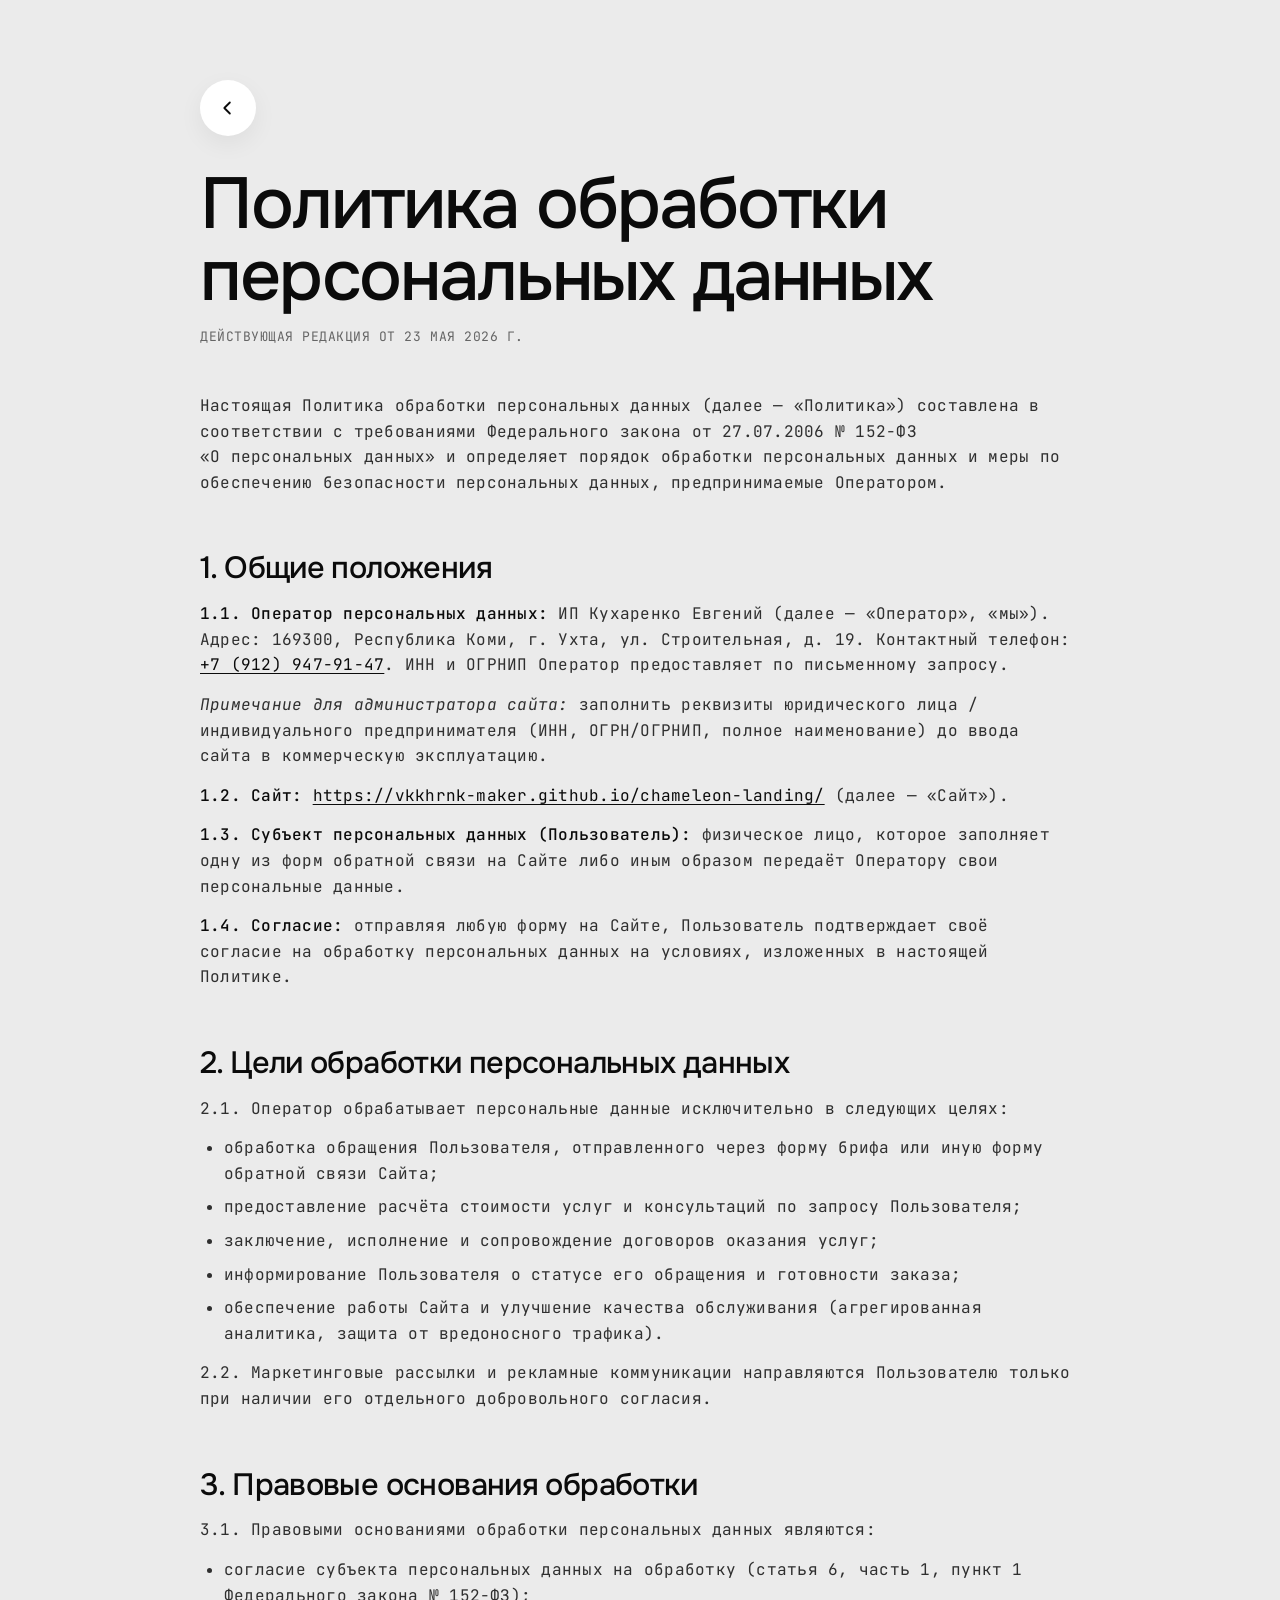
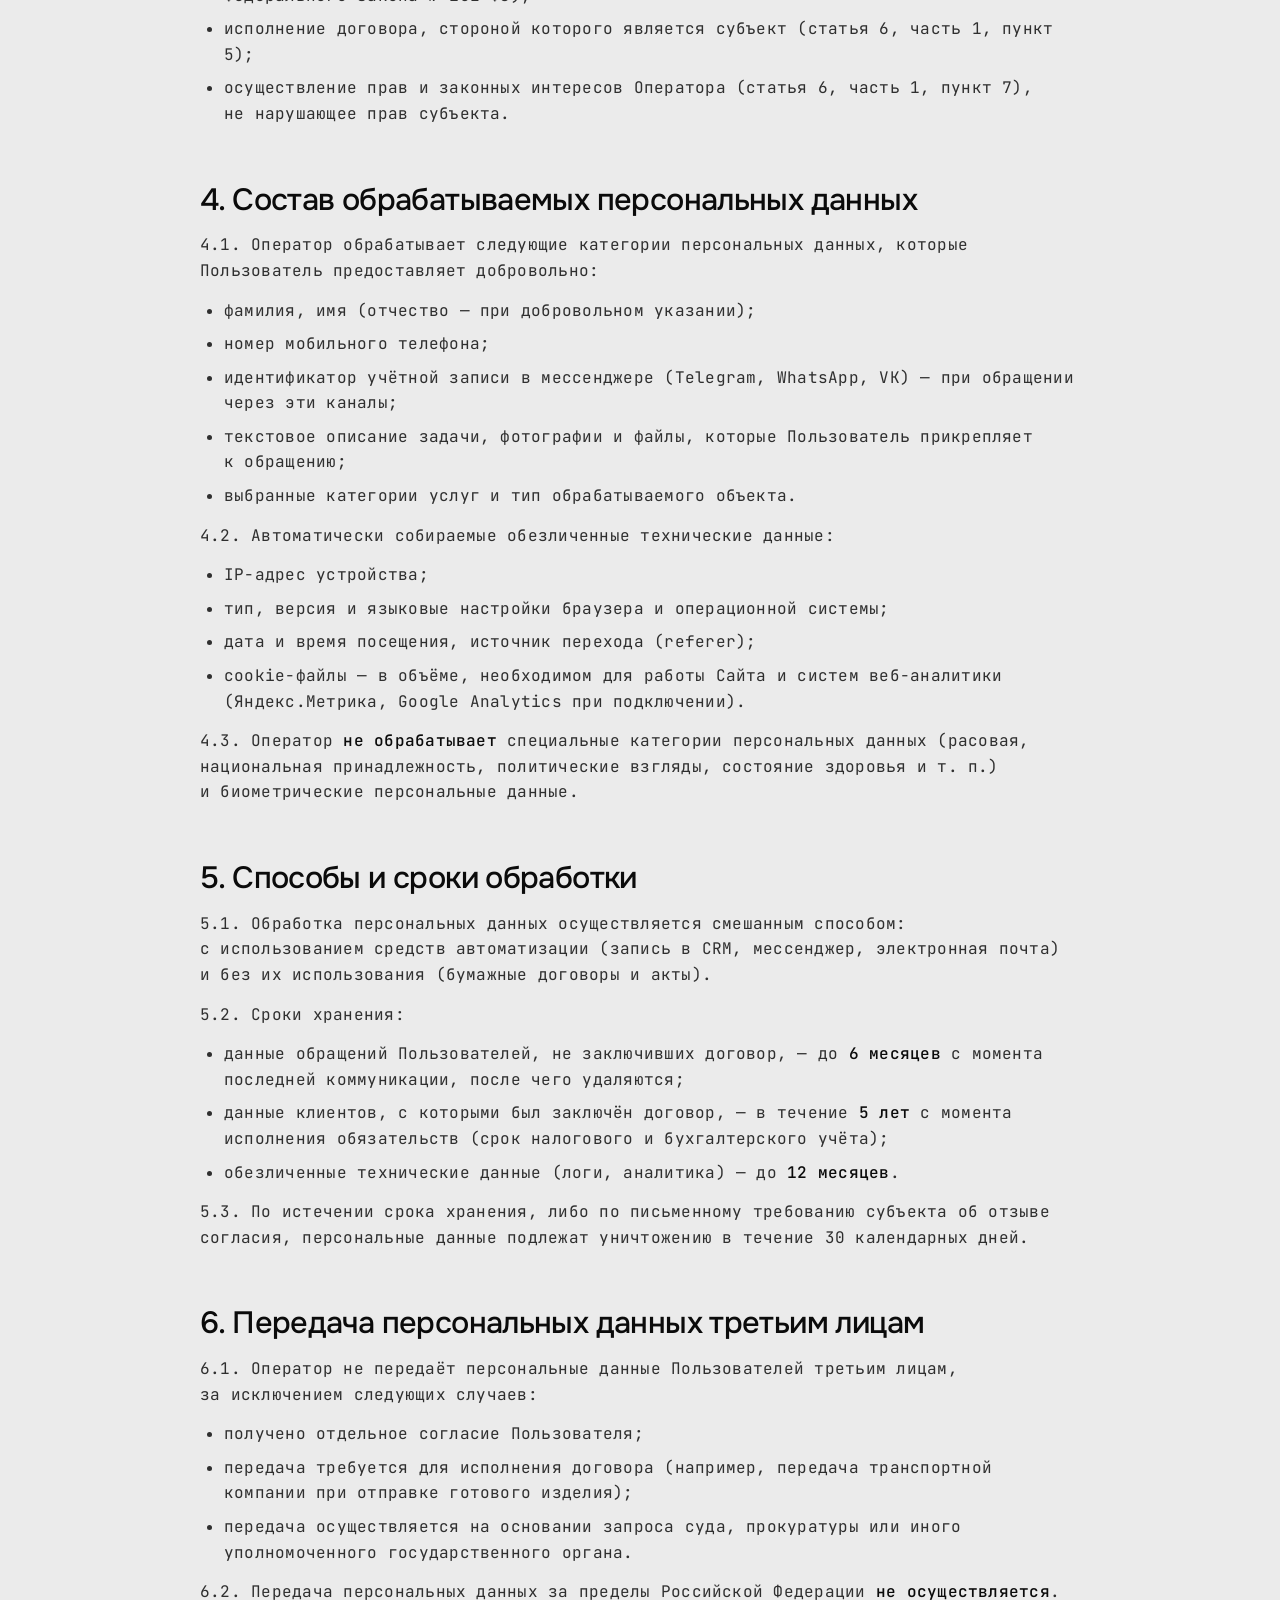
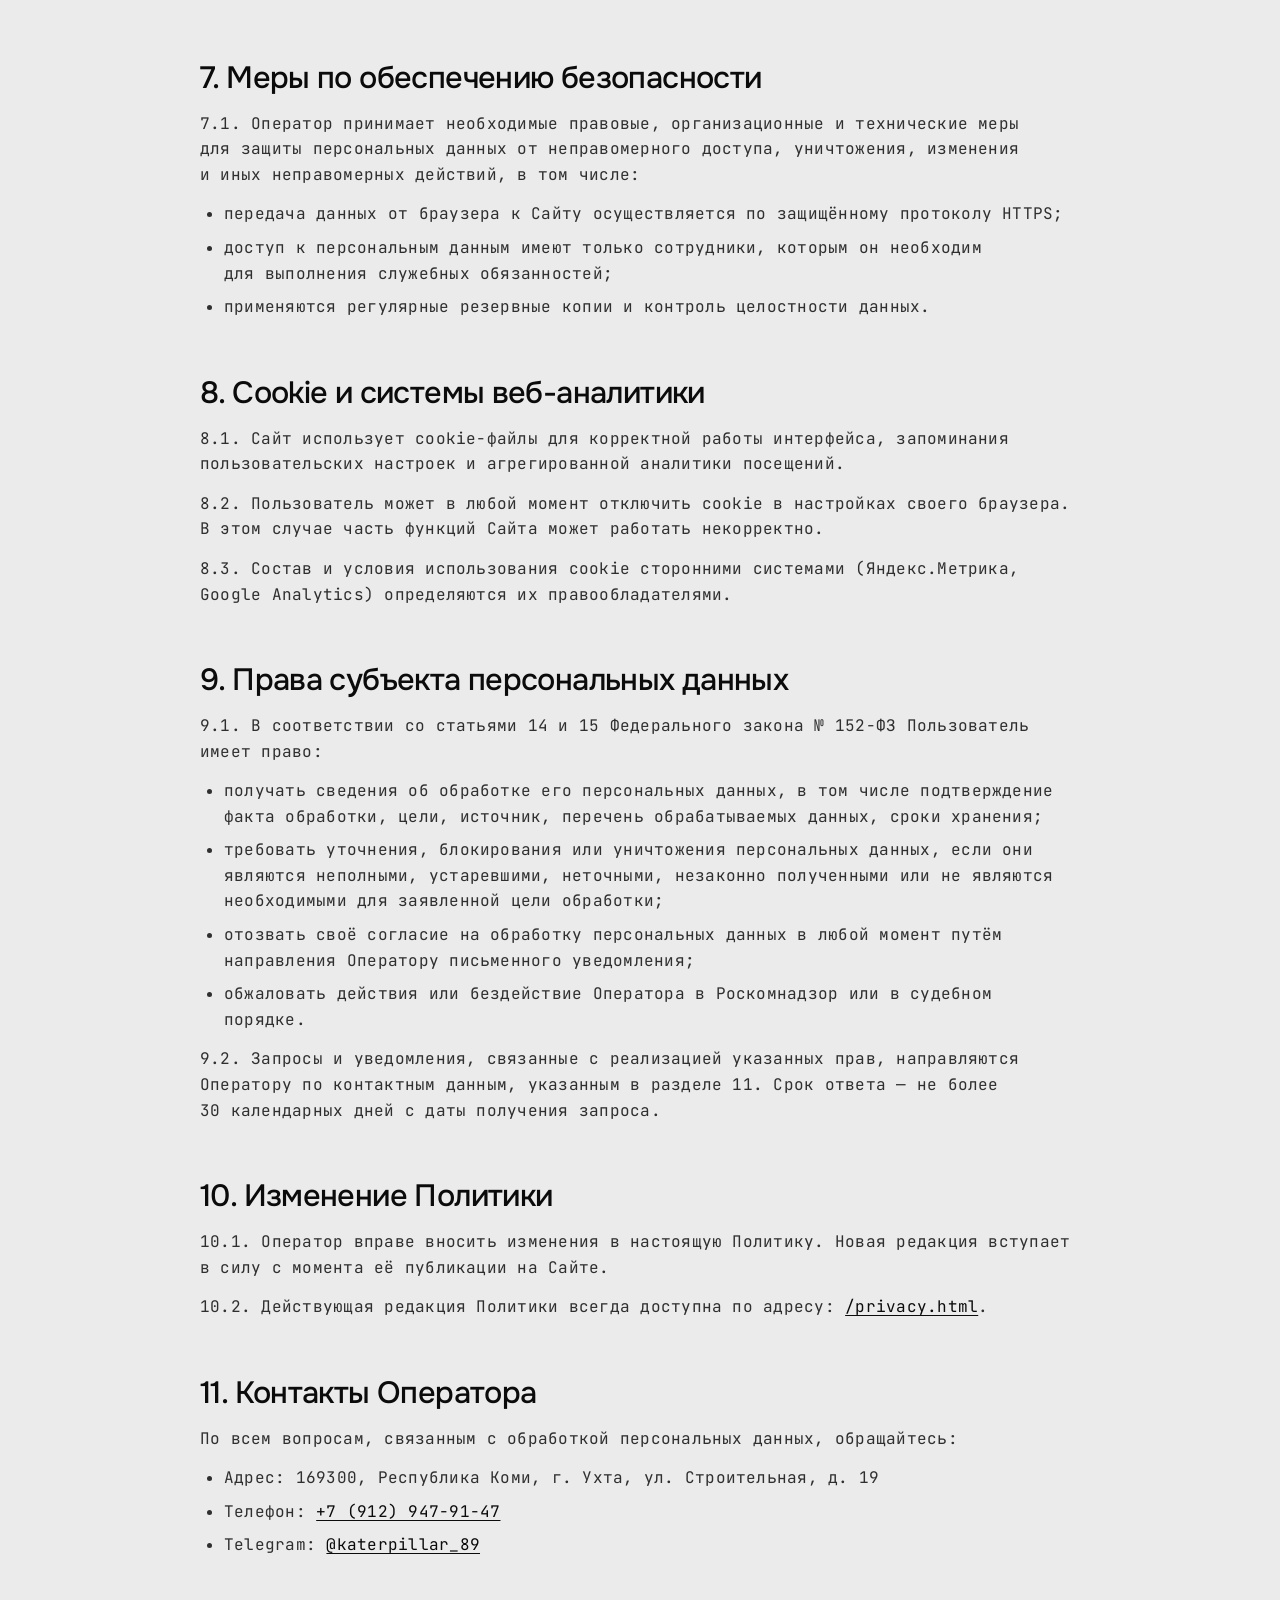
<file: privacy.html>
<!DOCTYPE html>
<html lang="ru">
  <head>
    <meta charset="UTF-8" />
    <meta name="viewport" content="width=device-width, initial-scale=1.0" />
    <title>Политика конфиденциальности — Хамелеон</title>
    <link rel="preconnect" href="https://fonts.googleapis.com" />
    <link rel="preconnect" href="https://fonts.gstatic.com" crossorigin />
    <link
      href="https://fonts.googleapis.com/css2?family=Onest:wght@500&family=JetBrains+Mono:wght@400;500&display=swap&subset=cyrillic,latin"
      rel="stylesheet"
    />
    <link rel="stylesheet" href="./styles.css?v=20260509-iter11" />
    <style>
      .policy-page {
        min-height: 100vh;
        background: var(--page-bg);
        padding: 80px var(--page-gutter) 120px;
      }

      .policy-back {
        display: inline-flex;
        align-items: center;
        justify-content: center;
        width: 56px;
        height: 56px;
        margin-bottom: 32px;
        background: #ffffff;
        border-radius: 999px;
        color: #0b0b0b;
        text-decoration: none;
        box-shadow: 0 8px 24px rgba(11, 11, 11, 0.06);
        transition:
          transform 160ms ease,
          box-shadow 160ms ease,
          background-color 160ms ease;
      }

      .policy-back:hover,
      .policy-back:focus-visible {
        background: #0b0b0b;
        color: #ffffff;
        transform: translateX(-4px);
        box-shadow: 0 12px 32px rgba(11, 11, 11, 0.18);
        outline: none;
      }

      .policy-back svg {
        width: 22px;
        height: 22px;
      }

      .policy-container {
        max-width: 880px;
        margin: 0 auto;
      }

      .policy-title {
        margin: 0 0 16px;
        font-family: "Onest", Arial, sans-serif;
        font-size: clamp(40px, 6vw, 72px);
        font-weight: 500;
        line-height: 1;
        letter-spacing: -0.03em;
      }

      .policy-meta {
        margin: 0 0 48px;
        font-family: "JetBrains Mono", "Roboto Mono", monospace;
        font-size: 13px;
        text-transform: uppercase;
        letter-spacing: 0.04em;
        color: rgba(11, 11, 11, 0.6);
      }

      .policy-content {
        font-family: "JetBrains Mono", "Roboto Mono", monospace;
        font-size: 16px;
        line-height: 1.6;
        letter-spacing: 0.015em;
        color: rgba(11, 11, 11, 0.84);
        overflow-wrap: anywhere;
        word-break: break-word;
      }

      /* Readable links — dark text with a visible underline.
         Brand green at light-bg looked washed-out / unclickable. */
      .policy-content a {
        color: #0b0b0b;
        text-decoration: underline;
        text-decoration-thickness: 1px;
        text-underline-offset: 3px;
        transition: text-decoration-thickness 160ms ease, text-underline-offset 160ms ease, color 160ms ease;
      }

      .policy-content a:hover,
      .policy-content a:focus-visible {
        color: #0b0b0b;
        text-decoration-thickness: 2px;
        text-underline-offset: 5px;
      }

      @media (max-width: 720px) {
        .policy-page {
          padding: 32px var(--page-gutter) 64px;
        }

        .policy-back {
          width: 48px;
          height: 48px;
          margin-bottom: 24px;
        }

        .policy-title {
          font-size: 36px;
        }

        .policy-meta {
          margin-bottom: 32px;
        }

        .policy-content {
          font-size: 14px;
          line-height: 1.55;
        }

        .policy-content h2 {
          margin: 32px 0 12px;
          font-size: 20px;
        }
      }

      .policy-content h2 {
        margin: 56px 0 16px;
        font-family: "Onest", Arial, sans-serif;
        font-size: clamp(24px, 2.4vw, 32px);
        font-weight: 500;
        line-height: 1.1;
        letter-spacing: -0.02em;
        color: #0b0b0b;
      }

      .policy-content h2:first-child {
        margin-top: 0;
      }

      .policy-content p {
        margin: 0 0 14px;
      }

      .policy-content ul,
      .policy-content ol {
        margin: 0 0 14px;
        padding-left: 24px;
      }

      .policy-content li {
        margin-bottom: 8px;
      }

      .policy-content strong {
        color: #0b0b0b;
        font-weight: 500;
      }
    </style>
  </head>
  <body>
    <main class="policy-page">
      <div class="policy-container">
        <a class="policy-back" href="./index.html" aria-label="На главную">
          <svg viewBox="0 0 24 24" fill="none" xmlns="http://www.w3.org/2000/svg" aria-hidden="true">
            <path d="M14 6l-6 6 6 6" stroke="currentColor" stroke-width="2" stroke-linecap="round" stroke-linejoin="round"/>
          </svg>
        </a>

        <h1 class="policy-title">Политика обработки персональных данных</h1>
        <p class="policy-meta">Действующая редакция от 23 мая 2026 г.</p>

        <div class="policy-content">
          <p>
            Настоящая Политика обработки персональных данных (далее — «Политика») составлена в соответствии с требованиями Федерального закона от 27.07.2006 № 152-ФЗ «О&nbsp;персональных данных» и определяет порядок обработки персональных данных и меры по обеспечению безопасности персональных данных, предпринимаемые Оператором.
          </p>

          <h2>1. Общие положения</h2>
          <p>
            <strong>1.1. Оператор персональных данных:</strong> ИП&nbsp;Кухаренко Евгений (далее — «Оператор», «мы»). Адрес: 169300, Республика&nbsp;Коми, г.&nbsp;Ухта, ул.&nbsp;Строительная, д.&nbsp;19. Контактный телефон: <a href="tel:+79129479147">+7&nbsp;(912)&nbsp;947-91-47</a>. ИНН и&nbsp;ОГРНИП Оператор предоставляет по&nbsp;письменному запросу.
          </p>
          <p>
            <em>Примечание для&nbsp;администратора сайта:</em> заполнить реквизиты юридического лица&nbsp;/ индивидуального предпринимателя (ИНН, ОГРН/ОГРНИП, полное наименование) до&nbsp;ввода сайта в&nbsp;коммерческую эксплуатацию.
          </p>
          <p>
            <strong>1.2. Сайт:</strong> <a href="https://vkkhrnk-maker.github.io/chameleon-landing/">https://vkkhrnk-maker.github.io/chameleon-landing/</a> (далее — «Сайт»).
          </p>
          <p>
            <strong>1.3. Субъект персональных данных (Пользователь):</strong> физическое лицо, которое заполняет одну из&nbsp;форм обратной связи на&nbsp;Сайте либо иным образом передаёт Оператору свои персональные данные.
          </p>
          <p>
            <strong>1.4. Согласие:</strong> отправляя любую форму на&nbsp;Сайте, Пользователь подтверждает своё согласие на&nbsp;обработку персональных данных на&nbsp;условиях, изложенных в&nbsp;настоящей Политике.
          </p>

          <h2>2. Цели обработки персональных данных</h2>
          <p>2.1. Оператор обрабатывает персональные данные исключительно в&nbsp;следующих целях:</p>
          <ul>
            <li>обработка обращения Пользователя, отправленного через форму брифа или иную форму обратной связи Сайта;</li>
            <li>предоставление расчёта стоимости услуг и&nbsp;консультаций по&nbsp;запросу Пользователя;</li>
            <li>заключение, исполнение и&nbsp;сопровождение договоров оказания услуг;</li>
            <li>информирование Пользователя о&nbsp;статусе его обращения и&nbsp;готовности заказа;</li>
            <li>обеспечение работы Сайта и&nbsp;улучшение качества обслуживания (агрегированная аналитика, защита от&nbsp;вредоносного трафика).</li>
          </ul>
          <p>2.2. Маркетинговые рассылки и&nbsp;рекламные коммуникации направляются Пользователю только при наличии его отдельного добровольного согласия.</p>

          <h2>3. Правовые основания обработки</h2>
          <p>3.1. Правовыми основаниями обработки персональных данных являются:</p>
          <ul>
            <li>согласие субъекта персональных данных на&nbsp;обработку (статья 6, часть 1, пункт 1 Федерального закона № 152-ФЗ);</li>
            <li>исполнение договора, стороной которого является субъект (статья 6, часть 1, пункт 5);</li>
            <li>осуществление прав и&nbsp;законных интересов Оператора (статья 6, часть 1, пункт 7), не&nbsp;нарушающее прав субъекта.</li>
          </ul>

          <h2>4. Состав обрабатываемых персональных данных</h2>
          <p>4.1. Оператор обрабатывает следующие категории персональных данных, которые Пользователь предоставляет добровольно:</p>
          <ul>
            <li>фамилия, имя (отчество — при&nbsp;добровольном указании);</li>
            <li>номер мобильного телефона;</li>
            <li>идентификатор учётной записи в&nbsp;мессенджере (Telegram, WhatsApp, VK) — при обращении через эти каналы;</li>
            <li>текстовое описание задачи, фотографии и&nbsp;файлы, которые Пользователь прикрепляет к&nbsp;обращению;</li>
            <li>выбранные категории услуг и&nbsp;тип обрабатываемого объекта.</li>
          </ul>
          <p>4.2. Автоматически собираемые обезличенные технические данные:</p>
          <ul>
            <li>IP-адрес устройства;</li>
            <li>тип, версия и&nbsp;языковые настройки браузера и&nbsp;операционной системы;</li>
            <li>дата и&nbsp;время посещения, источник перехода (referer);</li>
            <li>cookie-файлы — в&nbsp;объёме, необходимом для&nbsp;работы Сайта и&nbsp;систем веб-аналитики (Яндекс.Метрика, Google Analytics при подключении).</li>
          </ul>
          <p>4.3. Оператор <strong>не&nbsp;обрабатывает</strong> специальные категории персональных данных (расовая, национальная принадлежность, политические взгляды, состояние здоровья и&nbsp;т.&nbsp;п.) и&nbsp;биометрические персональные данные.</p>

          <h2>5. Способы и сроки обработки</h2>
          <p>5.1. Обработка персональных данных осуществляется смешанным способом: с&nbsp;использованием средств автоматизации (запись в&nbsp;CRM, мессенджер, электронная почта) и&nbsp;без&nbsp;их&nbsp;использования (бумажные договоры и&nbsp;акты).</p>
          <p>5.2. Сроки хранения:</p>
          <ul>
            <li>данные обращений Пользователей, не&nbsp;заключивших договор, — до&nbsp;<strong>6&nbsp;месяцев</strong> с&nbsp;момента последней коммуникации, после чего удаляются;</li>
            <li>данные клиентов, с&nbsp;которыми был заключён договор, — в&nbsp;течение&nbsp;<strong>5&nbsp;лет</strong> с&nbsp;момента исполнения обязательств (срок налогового и&nbsp;бухгалтерского учёта);</li>
            <li>обезличенные технические данные (логи, аналитика) — до&nbsp;<strong>12&nbsp;месяцев</strong>.</li>
          </ul>
          <p>5.3. По&nbsp;истечении срока хранения, либо по&nbsp;письменному требованию субъекта об&nbsp;отзыве согласия, персональные данные подлежат уничтожению в&nbsp;течение 30&nbsp;календарных дней.</p>

          <h2>6. Передача персональных данных третьим лицам</h2>
          <p>6.1. Оператор не&nbsp;передаёт персональные данные Пользователей третьим лицам, за&nbsp;исключением следующих случаев:</p>
          <ul>
            <li>получено отдельное согласие Пользователя;</li>
            <li>передача требуется для&nbsp;исполнения договора (например, передача транспортной компании при&nbsp;отправке готового изделия);</li>
            <li>передача осуществляется на&nbsp;основании запроса суда, прокуратуры или иного уполномоченного государственного органа.</li>
          </ul>
          <p>6.2. Передача персональных данных за&nbsp;пределы Российской&nbsp;Федерации <strong>не&nbsp;осуществляется</strong>.</p>

          <h2>7. Меры по обеспечению безопасности</h2>
          <p>7.1. Оператор принимает необходимые правовые, организационные и&nbsp;технические меры для&nbsp;защиты персональных данных от&nbsp;неправомерного доступа, уничтожения, изменения и&nbsp;иных неправомерных действий, в&nbsp;том числе:</p>
          <ul>
            <li>передача данных от&nbsp;браузера к&nbsp;Сайту осуществляется по&nbsp;защищённому протоколу HTTPS;</li>
            <li>доступ к&nbsp;персональным данным имеют только сотрудники, которым он&nbsp;необходим для&nbsp;выполнения служебных обязанностей;</li>
            <li>применяются регулярные резервные копии и&nbsp;контроль целостности данных.</li>
          </ul>

          <h2>8. Cookie и системы веб-аналитики</h2>
          <p>8.1. Сайт использует cookie-файлы для&nbsp;корректной работы интерфейса, запоминания пользовательских настроек и&nbsp;агрегированной аналитики посещений.</p>
          <p>8.2. Пользователь может в&nbsp;любой момент отключить cookie в&nbsp;настройках своего браузера. В&nbsp;этом случае часть функций Сайта может работать некорректно.</p>
          <p>8.3. Состав и&nbsp;условия использования cookie сторонними системами (Яндекс.Метрика, Google Analytics) определяются их&nbsp;правообладателями.</p>

          <h2>9. Права субъекта персональных данных</h2>
          <p>9.1. В&nbsp;соответствии со&nbsp;статьями 14&nbsp;и&nbsp;15 Федерального закона № 152-ФЗ Пользователь имеет право:</p>
          <ul>
            <li>получать сведения об&nbsp;обработке его персональных данных, в&nbsp;том числе подтверждение факта обработки, цели, источник, перечень обрабатываемых данных, сроки хранения;</li>
            <li>требовать уточнения, блокирования или уничтожения персональных данных, если они являются неполными, устаревшими, неточными, незаконно полученными или не&nbsp;являются необходимыми для&nbsp;заявленной цели обработки;</li>
            <li>отозвать своё согласие на&nbsp;обработку персональных данных в&nbsp;любой момент путём направления Оператору письменного уведомления;</li>
            <li>обжаловать действия или бездействие Оператора в&nbsp;Роскомнадзор или в&nbsp;судебном порядке.</li>
          </ul>
          <p>9.2. Запросы и&nbsp;уведомления, связанные с&nbsp;реализацией указанных прав, направляются Оператору по&nbsp;контактным данным, указанным в&nbsp;разделе&nbsp;11. Срок ответа — не&nbsp;более 30&nbsp;календарных дней с&nbsp;даты получения запроса.</p>

          <h2>10. Изменение Политики</h2>
          <p>10.1. Оператор вправе вносить изменения в&nbsp;настоящую Политику. Новая редакция вступает в&nbsp;силу с&nbsp;момента её&nbsp;публикации на&nbsp;Сайте.</p>
          <p>10.2. Действующая редакция Политики всегда доступна по&nbsp;адресу: <a href="./privacy.html">/privacy.html</a>.</p>

          <h2>11. Контакты Оператора</h2>
          <p>По&nbsp;всем вопросам, связанным с&nbsp;обработкой персональных данных, обращайтесь:</p>
          <ul>
            <li>Адрес: 169300, Республика&nbsp;Коми, г.&nbsp;Ухта, ул.&nbsp;Строительная, д.&nbsp;19</li>
            <li>Телефон: <a href="tel:+79129479147">+7&nbsp;(912)&nbsp;947-91-47</a></li>
            <li>Telegram: <a href="https://t.me/katerpillar_89" target="_blank" rel="noopener noreferrer">@katerpillar_89</a></li>
          </ul>
        </div>
      </div>
    </main>
  </body>
</html>
</file>
<file: styles.css>
:root {
  color-scheme: light;
  --page-gutter: 20px;
  --cover-gutter: 20px;

  /* Spacing tokens */
  --card-padding: 20px;
  --card-gap: 12px;
  --card-action-gap: 16px;

  /* Type tokens */
  --body-size: 16px;
  --body-line: 1.45;
}

/* While the user is actively scrolling, block hover interactions
   site-wide. Toggled by initScrollPointerLock() in app.mjs.
   pointer-events: none disables :hover from firing as cards pass
   under the stationary cursor. We DON'T blanket-disable transitions
   here — that would also kill the motion-reveal appearance animation
   that fires when sections enter view during scroll. */
html.is-scrolling,
html.is-scrolling * {
  pointer-events: none !important;
}

@media (max-width: 720px) {
  :root {
    --page-gutter: 16px;
    --cover-gutter: 16px;
    --card-padding: 16px;
    --card-gap: 12px;
    --card-action-gap: 12px;
    --body-size: 15px;
  }

  /* Mobile body copy at 15px. Subtitles dropped to 13 (mono caps,
     joining the badge tier) so body now sits a clean 2px above
     them with a different family — reads as a proper text-vs-meta
     hierarchy. */
  .about-intro-text,
  .service-description,
  .choice-card-text,
  .clients-network-note,
  .clients-network-step-text,
  .business-card-text,
  .faq-answer,
  .store-card-meta {
    font-size: 15px !important;
    line-height: 1.45 !important;
  }

  /* Subtitles drop to 13px (was 15) so they share a single mono-13
     scale with badges (.service-badge, .works-slide-badge, etc.) —
     fewer text styles overall, clearer hierarchy from the bigger
     card titles down to a unified small-caps tier. */
  .testimonials-scroll-subtitle,
  .cover-lead,
  .cover-alt-lead,
  .hero-subtitle,
  .footer-contact-subtitle {
    font-size: 13px !important;
    line-height: 1.45 !important;
  }

}

@media (min-width: 1920px) {
  :root {
    --page-gutter: 280px;
    --cover-gutter: 280px;
  }
}

/* ============================================================ */
/* WIDE-SCREEN (≥1920px) TYPOGRAPHY + ELEMENT SCALE-UP           */
/* Everything ~+4px so type doesn't feel undersized on large     */
/* monitors but stays balanced. Section/hero clamp() rules       */
/* already bump via vw — this targets fixed-size pieces.         */
/* ============================================================ */
@media (min-width: 1920px) {
  /* Body copy + descriptions: 16-18 → 20 (+2-4) */
  .service-description,
  .business-card-text,
  .choice-card-text,
  .faq-answer,
  .clients-network-note,
  .clients-network-step-text,
  .about-intro-text,
  .store-card-meta,
  .cover-alt-lead,
  .cover-lead,
  .hero-subtitle,
  .footer-contact-subtitle,
  .testimonials-scroll-subtitle,
  .testimonial-card-quote,
  .footer-contact-meta,
  .footer-contact-address p,
  .footer-contact-address a,
  .footer-contact-phone {
    font-size: 20px !important;
    line-height: 1.45 !important;
  }

  /* Eyebrow / mono small caps: 13-16 → 17 (+1-4) */
  .service-badge,
  .works-slide-badge,
  .works-slide-badge-dark,
  .shop-card-badge-label,
  .cover-nav-link,
  .float-header-link,
  .float-header-cta,
  .cover-phone,
  .cover-cta-label,
  .choice-cta-label,
  .clients-network-cta-label,
  .cta-label,
  .works-tab,
  .shop-tab,
  .store-tab,
  .footer-contact-eyebrow,
  .footer-contact-person,
  .testimonial-card-name,
  .testimonial-card-project,
  .footer-contact-card-eyebrow,
  .mobile-menu-cta-label,
  .store-detail-modal-cta .cover-cta-label,
  .brief-modal-submit,
  .brief-form-submit {
    font-size: 17px !important;
  }

  /* Section headings — clamp() maxes (76-88px) feel undersized on
     1920+. Bump them so section openers read with the same visual
     authority as the bigger card titles around them. */
  .works-title,
  .shop-title,
  .about-title,
  .business-title,
  .faq-title,
  .clients-network-title,
  .choice-title {
    font-size: 112px !important;
    line-height: 0.94 !important;
  }
  .hero-title,
  .testimonials-scroll-title,
  .footer-contact-title {
    font-size: 148px !important;
    line-height: 0.92 !important;
  }
  /* Clients-network step title 29 → 33 */
  .clients-network-step-title {
    font-size: 33px !important;
  }

  /* Services-cta uses .cover-cta-label but in this context it's a
     SANS-SERIF card-style title (29px on desktop), not a mono caps
     label. Restore card-title scale (29 → 33) so my mono-caps
     17px override above doesn't shrink it. */
  .cover-cta.services-cta .cover-cta-label {
    font-size: 33px !important;
  }

  /* Card titles — desktop base 29px → 33 (+4) */
  .service-title,
  .works-slide-title,
  .business-card-title,
  .faq-question,
  .footer-contact-card-title {
    font-size: 33px !important;
  }

  /* Choice cards bigger "feature" tier (53 from clamp → 57). */
  .choice-card-title {
    font-size: 57px !important;
  }

  /* Store-card name (26 → 30). */
  .store-card-name {
    font-size: 30px !important;
  }

  /* Store-detail modal title (28 → 32). */
  .store-detail-modal-title {
    font-size: 32px !important;
  }

  /* CTA button sizing — needs to grow with the 19px label */
  .cover-cta,
  .choice-cta,
  .clients-network-cta,
  .shop-cta,
  .store-cta {
    min-height: 76px;
    padding-block: 24px;
  }

  .cover-cta-icon,
  .choice-cta-icon,
  .clients-network-cta-icon {
    width: 56px;
    height: 56px;
  }

  /* (Testimonials glow rebalance moved to the later @media block
     below — needs to come AFTER the base .testimonials-glow rule to
     win the cascade.) */
}

:root {
  --page-bg: #ebebeb;
  --surface: #ffffff;
  --surface-hover: #313131;
  --surface-border: #e0e0e0;
  --text-primary: #0b0b0b;
  --badge-bg: #f0f0f0;
  --cta-bg: #8beb66;
  --cta-bg-hover: #aaff89;
  --brand-light-green: #a0ff7b;
  --cta-icon-bg: #0b0b0b;
  --inverse-text: #ffffff;
  --glass-dark: rgba(18, 18, 18, 0.92);
  --control-motion-duration: 180ms;
  --control-motion-ease: cubic-bezier(0.2, 0, 0, 1);
  --control-hover-scale: 1.06;
  --control-press-scale: 0.96;
}

.works-modal {
  position: fixed;
  inset: 0;
  z-index: 200;
  display: flex;
  align-items: center;
  justify-content: center;
  opacity: 0;
  visibility: hidden;
  transition:
    opacity 220ms ease,
    visibility 0s linear 220ms;
}

.works-modal.is-open {
  opacity: 1;
  visibility: visible;
  transition:
    opacity 220ms ease,
    visibility 0s;
}

.works-modal-backdrop {
  position: absolute;
  inset: 0;
  background: rgba(11, 11, 11, 0.75);
  backdrop-filter: blur(8px);
  -webkit-backdrop-filter: blur(8px);
}

.works-modal-card {
  position: relative;
  width: min(calc(100% - 40px), 920px);
  max-height: calc(100vh - 80px);
  display: flex;
  flex-direction: column;
  background: #ffffff;
  border-radius: 24px;
  overflow: hidden;
  transform: translateY(8px) scale(0.98);
  transition: transform 240ms cubic-bezier(0.22, 1, 0.36, 1);
  box-shadow: 0 32px 80px rgba(11, 11, 11, 0.32);
}

.works-modal.is-open .works-modal-card {
  transform: translateY(0) scale(1);
}

.works-modal-image {
  display: block;
  width: 100%;
  max-height: 70vh;
  object-fit: cover;
  background: #d9d9d9;
}

.works-modal-info {
  display: flex;
  flex-direction: column;
  gap: 16px;
  padding: 24px 28px 28px;
}

.works-modal-badges {
  display: flex;
  flex-wrap: wrap;
  gap: 8px;
}

.works-modal-badge {
  display: inline-flex;
  align-items: center;
  height: 32px;
  padding: 0 14px;
  border-radius: 32px;
  background: #0b0b0b;
  color: #ffffff;
  font-family: "JetBrains Mono", "TT Commons Pro Mono Trl", "Roboto Mono", monospace;
  font-size: 13px;
  text-transform: uppercase;
  letter-spacing: 0.04em;
}

.works-modal-title {
  margin: 0;
  font-family: "Onest", Arial, sans-serif;
  font-size: clamp(24px, 3vw, 36px);
  font-weight: 500;
  line-height: 1.05;
  letter-spacing: -0.02em;
}

.works-modal-close {
  position: absolute;
  top: 16px;
  right: 16px;
  z-index: 1;
  display: inline-flex;
  align-items: center;
  justify-content: center;
  width: 44px;
  height: 44px;
  padding: 0;
  border: 0;
  border-radius: 999px;
  background: rgba(255, 255, 255, 0.92);
  color: #0b0b0b;
  cursor: pointer;
  box-shadow: 0 4px 12px rgba(11, 11, 11, 0.18);
  transition:
    background-color 160ms ease,
    transform 160ms ease;
}

.works-modal-close:hover,
.works-modal-close:focus-visible {
  background: #ffffff;
  transform: scale(1.05);
  outline: none;
}

.works-modal-close svg {
  width: 18px;
  height: 18px;
}

:focus-visible {
  outline: 2px solid var(--cta-bg);
  outline-offset: 3px;
  border-radius: 6px;
}

input:invalid,
textarea:invalid {
  box-shadow: none;
}

.cover-lead,
.hero-subtitle,
.footer-contact-subtitle,
.clients-network-note,
.testimonials-scroll-subtitle,
.about-intro-text,
.business-card-text,
.choice-card-text,
.faq-answer,
.brief-form-input,
.brief-form-textarea {
  letter-spacing: 0.015em;
}

[class*="brief-form-input"]:focus,
[class*="brief-form-textarea"]:focus {
  outline: none;
}

a:focus-visible,
button:focus-visible,
[role="button"]:focus-visible,
input:focus-visible,
textarea:focus-visible,
summary:focus-visible {
  outline: 2px solid var(--cta-bg);
  outline-offset: 3px;
}

.carousel-hint {
  display: inline-flex;
  align-items: center;
  gap: 6px;
  margin-left: auto;
  padding: 6px 12px;
  background: rgba(11, 11, 11, 0.06);
  border-radius: 999px;
  font-family: "JetBrains Mono", "TT Commons Pro Mono Trl", "Roboto Mono", monospace;
  font-size: 12px;
  letter-spacing: 0.04em;
  text-transform: uppercase;
  color: rgba(11, 11, 11, 0.6);
  pointer-events: none;
  user-select: none;
  animation: carousel-hint-bounce 2.4s ease-in-out infinite;
}

@keyframes carousel-hint-bounce {
  0%, 70%, 100% { transform: translateX(0); }
  85% { transform: translateX(4px); }
}

@media (prefers-reduced-motion: reduce) {
  .carousel-hint {
    animation: none;
  }
}

.float-header {
  position: fixed;
  top: 16px;
  left: 50%;
  z-index: 100;
  display: flex;
  align-items: center;
  gap: 8px;
  padding: 6px 6px 6px 8px;
  background: var(--glass-dark);
  backdrop-filter: blur(10px);
  -webkit-backdrop-filter: blur(10px);
  border-radius: 16px;
  color: #ffffff;
  box-shadow: 0 18px 48px rgba(11, 11, 11, 0.18);
  transform: translate(-50%, calc(-100% - 24px));
  pointer-events: none;
  opacity: 0;
  transition:
    transform 360ms cubic-bezier(0.22, 1, 0.36, 1),
    opacity 240ms ease;
  will-change: transform, opacity;
}

.float-header.is-visible {
  transform: translate(-50%, 0);
  opacity: 1;
  pointer-events: auto;
}

.float-header.is-hidden-by-modal {
  transform: translate(-50%, calc(-100% - 24px)) !important;
  opacity: 0 !important;
  pointer-events: none !important;
}

.cookie-banner {
  position: fixed;
  left: 16px;
  right: 16px;
  bottom: 16px;
  z-index: 90;
  display: none;
  align-items: center;
  gap: 16px;
  max-width: 720px;
  margin: 0 auto;
  padding: 14px 14px 14px 20px;
  background: var(--glass-dark);
  backdrop-filter: blur(14px);
  -webkit-backdrop-filter: blur(14px);
  border-radius: 16px;
  color: #ffffff;
  box-shadow: 0 18px 48px rgba(11, 11, 11, 0.24);
  transform: translateY(140%);
  transition: transform 360ms cubic-bezier(0.22, 1, 0.36, 1);
  will-change: transform;
}

.cookie-banner.is-shown {
  display: flex;
  transform: translateY(0);
}

/* Variant 2 — square card in bottom-left corner, no rounding */
.cookie-banner.variant-corner {
  /* Align with section content edge (matches --page-gutter) */
  left: var(--page-gutter);
  right: auto;
  bottom: 24px;
  max-width: 320px;
  margin: 0;
  flex-direction: column;
  align-items: stretch;
  gap: 14px;
  padding: 20px;
  border-radius: 0;
  transform: translate(-140%, 0);
}

.cookie-banner.variant-corner.is-shown {
  transform: translate(0, 0);
}

@media (max-width: 720px) {
  .cookie-banner.variant-corner {
    left: 12px;
    right: 12px;
    bottom: calc(env(safe-area-inset-bottom, 0px) + 16px);
    max-width: none;
    padding: 14px 16px;
    gap: 10px;
  }
  .cookie-banner.variant-corner .cookie-banner-text {
    font-size: 12px;
  }
}

.cookie-banner.variant-corner .cookie-banner-text {
  font-size: 13px;
  line-height: 1.5;
}

.cookie-banner.variant-corner .cookie-banner-accept {
  align-self: flex-start;
  height: 36px;
  border-radius: 0;
}

.cookie-banner-text {
  flex: 1;
  margin: 0;
  font-family: "JetBrains Mono", "Roboto Mono", monospace;
  font-size: 13px;
  line-height: 1.45;
  letter-spacing: 0.015em;
  color: rgba(255, 255, 255, 0.85);
}

.cookie-banner-text a {
  color: var(--cta-bg);
  text-decoration: none;
}

.cookie-banner-text a:hover {
  text-decoration: underline;
}

.cookie-banner-accept {
  flex: 0 0 auto;
  display: inline-flex;
  align-items: center;
  justify-content: center;
  height: 40px;
  padding: 0 18px;
  border: 0;
  border-radius: 12px;
  background: var(--cta-bg);
  color: #0b0b0b;
  font-family: "JetBrains Mono", "Roboto Mono", monospace;
  font-size: 13px;
  line-height: 1;
  letter-spacing: 0.04em;
  text-transform: uppercase;
  cursor: pointer;
  transition: background-color 160ms ease, transform 160ms ease;
}

.cookie-banner-accept:hover,
.cookie-banner-accept:focus-visible {
  background: var(--cta-bg-hover);
  transform: translateY(-1px);
  outline: none;
}

@media (max-width: 540px) {
  .cookie-banner {
    flex-direction: column;
    align-items: stretch;
    gap: 12px;
  }
  .cookie-banner-accept {
    width: 100%;
  }
}

.float-header-nav {
  display: flex;
  gap: 4px;
  align-items: center;
}

.float-header-burger {
  display: none;
  position: relative;
  flex: 0 0 auto;
  width: 40px;
  height: 40px;
  padding: 0;
  border: 0;
  border-radius: 12px;
  background: rgba(255, 255, 255, 0.08);
  color: #ffffff;
  cursor: pointer;
  transition:
    background-color var(--control-motion-duration) var(--control-motion-ease),
    transform var(--control-motion-duration) var(--control-motion-ease);
}

.float-header-burger:hover,
.float-header-burger:focus-visible {
  background: rgba(255, 255, 255, 0.16);
  outline: none;
}

.float-header-burger:active {
  transform: scale(var(--control-press-scale));
}

.float-header-burger-line {
  position: absolute;
  left: 11px;
  width: 18px;
  height: 2px;
  border-radius: 999px;
  background: currentColor;
  transform-origin: center;
  transition:
    top var(--control-motion-duration) var(--control-motion-ease),
    opacity var(--control-motion-duration) var(--control-motion-ease),
    transform var(--control-motion-duration) var(--control-motion-ease);
}

.float-header-burger-line:nth-child(1) { top: 13px; }
.float-header-burger-line:nth-child(2) { top: 19px; }
.float-header-burger-line:nth-child(3) { top: 25px; }

.float-header-link {
  display: inline-flex;
  align-items: center;
  height: 36px;
  padding: 0 14px;
  color: #ffffff;
  font-family: "JetBrains Mono", "Roboto Mono", monospace;
  font-size: 13px;
  line-height: 1;
  letter-spacing: 0.04em;
  text-transform: uppercase;
  text-decoration: none;
  border-radius: 12px;
  white-space: nowrap;
  opacity: 0.78;
  transition:
    opacity 160ms ease,
    background-color 160ms ease,
    color 160ms ease;
}

.float-header-link:hover,
.float-header-link:focus-visible {
  opacity: 1;
  background: rgba(255, 255, 255, 0.06);
  text-decoration: none;
  outline: none;
}

.float-header-link.is-active {
  opacity: 1;
  color: var(--cta-bg);
}

.float-header-cta {
  display: inline-flex;
  align-items: center;
  height: 36px;
  padding: 0 16px;
  border: 0;
  background: var(--cta-bg);
  color: #0b0b0b;
  font-family: "JetBrains Mono", "Roboto Mono", monospace;
  font-size: 13px;
  line-height: 1;
  letter-spacing: 0.04em;
  text-transform: uppercase;
  border-radius: 12px;
  text-decoration: none;
  white-space: nowrap;
  cursor: pointer;
  transition:
    background-color 160ms ease,
    transform 160ms ease;
}

.float-header-cta:hover,
.float-header-cta:focus-visible {
  background: var(--cta-bg-hover);
  transform: translateY(-1px);
  text-decoration: none;
  outline: none;
}

@media (min-width: 721px) and (max-width: 1100px) {
  .float-header {
    width: min(420px, calc(100vw - 32px));
    justify-content: space-between;
    padding: 6px;
  }

  .float-header-burger {
    display: inline-flex;
  }

  .float-header-nav {
    position: absolute;
    top: calc(100% + 8px);
    left: 0;
    right: 0;
    display: grid;
    gap: 4px;
    padding: 8px;
    border-radius: 16px;
    background: var(--glass-dark);
    box-shadow: 0 18px 48px rgba(11, 11, 11, 0.22);
    backdrop-filter: blur(12px);
    -webkit-backdrop-filter: blur(12px);
    opacity: 0;
    pointer-events: none;
    transform: translateY(-8px) scale(0.98);
    transform-origin: top center;
    transition:
      opacity var(--control-motion-duration) var(--control-motion-ease),
      transform var(--control-motion-duration) var(--control-motion-ease);
  }

  .float-header-link {
    width: 100%;
    height: 44px;
    justify-content: flex-start;
  }

  .float-header.is-menu-open .float-header-nav {
    opacity: 1;
    pointer-events: auto;
    transform: translateY(0) scale(1);
  }

  .float-header.is-menu-open .float-header-burger-line:nth-child(1) {
    top: 19px;
    transform: rotate(45deg);
  }

  .float-header.is-menu-open .float-header-burger-line:nth-child(2) {
    opacity: 0;
  }

  .float-header.is-menu-open .float-header-burger-line:nth-child(3) {
    top: 19px;
    transform: rotate(-45deg);
  }

  .float-header-cta {
    margin-left: auto;
  }
}

@media (max-width: 720px) {
  .float-header {
    display: none;
  }
}

@media (max-width: 767px) {
  /* NOTE: .services-title is intentionally excluded — it's a
     visually-hidden <h1> (1×1px, clip) kept only for the document
     outline / screen readers. Applying width: 100% to it made the
     absolutely-positioned element 375px wide at left: 16, so its
     right edge poked 16px past the viewport → horizontal drag /
     rubber-band on iOS. */
  .shop-title,
  .store-title,
  .works-title,
  .clients-network-title,
  .choice-title,
  .about-title,
  .testimonials-scroll-title,
  .faq-title,
  .business-title,
  .footer-contact-title {
    font-size: 52px !important;
    line-height: 0.92 !important;
    letter-spacing: -0.03em !important;
    text-align: center !important;
    max-width: none !important;
    width: 100% !important;
  }
}

* {
  box-sizing: border-box;
}

html {
  /* hidden first for older iOS (<16) without clip support;
     clip overrides on modern browsers (paint-only, no scroll context). */
  overflow-x: hidden;
  overflow-x: clip;
  /* Prevent iOS rubber-band drift horizontally — even with overflow
     hidden, mobile Safari can let the user drag the page side-to-side
     a few pixels before snap-back. overscroll-behavior-x: none kills
     that entirely on the root scroller. */
  overscroll-behavior-x: none;
}

/* At phone widths, hide the visual system scrollbar. Samsung
   Internet on Android draws a classic space-taking scrollbar by
   default — it made body 14-16px narrower than the viewport so
   content visibly shifted off-center. The OS-rendered touch scroll
   gesture is unaffected. iOS Safari and Chrome with overlay
   scrollbars: no-op, scrollbar already takes no space.
   NOTE: desktop browsers' built-in mobile emulators (Chrome
   DevTools, claude-preview tool) IGNORE this rule and keep showing
   a classic scrollbar — that's a tool limitation, not a real-
   device problem. */
@media (max-width: 720px) {
  html {
    scrollbar-width: none;
  }
  html::-webkit-scrollbar,
  body::-webkit-scrollbar {
    width: 0;
    height: 0;
    display: none;
  }
}


body {
  margin: 0;
  min-height: 100vh;
  width: 100%;
  max-width: 100vw;
  font-family: "Onest", Arial, sans-serif;
  background: var(--page-bg);
  color: var(--text-primary);
  overflow-x: hidden;
  overflow-x: clip;
  overscroll-behavior-x: none;
}

.services-page {
  min-height: 100vh;
  padding-bottom: 16px;
  /* Contain horizontal overflow at the page-shell level — children
     occasionally extend a few px past viewport (e.g. clients-network
     map at right:378 vs vw:375) and on iOS Safari that tiny overflow
     becomes a draggable horizontal scroll area for the whole page. */
  overflow-x: hidden;
  overflow-x: clip;
  /* Disable horizontal touch-pan at the page level — overflow + overscroll
     fixes alone weren't enough on real iPhones; the page could still be
     dragged side-to-side. Sliders override this on themselves with
     touch-action: pan-x / pan-x pan-y so swipes inside them still work.
     Keeping pinch-zoom for accessibility. */
  touch-action: pan-y pinch-zoom;
}

.cover {
  position: relative;
  display: grid;
  grid-template-columns: minmax(0, 1fr) auto;
  grid-template-rows: auto 1fr auto;
  row-gap: 20px;
  min-height: 100vh;
  min-height: 100dvh;
  overflow: hidden;
  background: #050505;
  padding-top: 20px;
  padding-bottom: 20px;
  padding-inline: var(--cover-gutter);
}

.hero,
.services {
  padding-inline: var(--page-gutter);
}

.cover::after {
  content: "";
  position: absolute;
  inset: 0;
  background:
    linear-gradient(180deg, rgba(0, 0, 0, 0.12) 0%, rgba(0, 0, 0, 0) 30%),
    linear-gradient(180deg, rgba(0, 0, 0, 0) 48%, rgba(0, 0, 0, 0.22) 100%);
  pointer-events: none;
}

.cover-media {
  position: absolute;
  inset: 0;
}

.cover-media img {
  display: block;
  width: 100%;
  height: 100%;
  object-fit: cover;
}

.cover-header,
.cover-burger,
.cover-menu,
.cover-lead,
.cover-cta,
.cover-brand {
  position: relative;
  z-index: 1;
}

.cover-header {
  grid-column: 1 / -1;
  grid-row: 1;
  display: flex;
  align-items: flex-start;
  gap: 24px;
  z-index: 3;
}

.cover-logo {
  display: inline-flex;
  align-items: center;
  gap: 10px;
  justify-content: flex-start;
  flex: 0 0 auto;
  min-height: 30px;
  color: #ffffff;
  text-decoration: none;
  transition: transform 160ms ease;
}

.cover-logo:hover,
.cover-logo:focus-visible {
  transform: scale(1.04);
}

.cover-logo-icon {
  position: relative;
  width: 18px;
  height: 18px;
  border: 2px solid currentColor;
  border-radius: 999px;
  flex: 0 0 auto;
}

.cover-logo-icon::before,
.cover-logo-icon::after {
  content: "";
  position: absolute;
  background: currentColor;
}

.cover-logo-icon::before {
  top: 50%;
  right: -3px;
  width: 9px;
  height: 2px;
  transform: translateY(-50%);
}

.cover-logo-icon::after {
  right: 1px;
  bottom: -3px;
  width: 5px;
  height: 5px;
  border-radius: 999px;
}

.cover-logo-text {
  display: inline-block;
  font-family: "JetBrains Mono", "TT Commons Pro Mono Trl", "Roboto Mono", monospace;
  font-size: 19px;
  line-height: 1;
  letter-spacing: 0.14em;
  text-transform: uppercase;
  white-space: nowrap;
}

.cover-burger {
  display: none;
  margin-left: auto;
  align-items: center;
  justify-content: center;
  width: 48px;
  height: 48px;
  padding: 0;
  border: 0;
  border-radius: 16px;
  background: var(--glass-dark);
  cursor: pointer;
}

.cover-burger-line {
  position: absolute;
  top: 50%;
  left: 50%;
  display: block;
  width: 18px;
  height: 2px;
  margin-top: -1px;
  margin-left: -9px;
  border-radius: 999px;
  background: var(--inverse-text);
  transition:
    transform 160ms ease,
    opacity 160ms ease,
    background-color 160ms ease;
}

.cover-burger-line:nth-child(1) {
  transform: translateY(-6px);
}

.cover-burger-line:nth-child(3) {
  transform: translateY(6px);
}

.cover-menu {
  flex: 1;
  display: flex;
  align-items: center;
  justify-content: flex-end;
  min-height: 48px;
  position: static;
}

.cover-nav {
  position: absolute;
  left: 50%;
  top: 0;
  transform: translateX(-50%);
  display: flex;
  gap: 20px;
  align-items: center;
  height: 48px;
  padding: 16px 24px;
  border-radius: 16px;
  background: var(--glass-dark);
  backdrop-filter: blur(10px);
}

.cover-nav-link,
.cover-contact-link,
.cover-phone,
.cover-cta {
  transition:
    background-color 160ms ease,
    color 160ms ease,
    transform 160ms ease,
    box-shadow 160ms ease,
    opacity 160ms ease;
}

.cover-nav-link {
  padding: 0;
  border: 0;
  background: transparent;
  color: var(--inverse-text);
  font-family: "JetBrains Mono", "TT Commons Pro Mono Trl", "Roboto Mono", monospace;
  font-size: 13px;
  font-weight: 400;
  line-height: 1.4;
  text-transform: uppercase;
  text-decoration: none;
  white-space: nowrap;
  cursor: pointer;
}

.cover-nav-link:hover,
.cover-nav-link:focus-visible {
  color: var(--cta-bg);
  opacity: 1;
  text-decoration: none;
  outline: none;
}

.cover-contact {
  display: flex;
  gap: 12px;
  align-items: center;
}

.cover-contact-link {
  display: inline-flex;
  align-items: center;
  justify-content: center;
  width: 48px;
  height: 48px;
  padding: 0;
  border: 0;
  border-radius: 999px;
  background: #0b0b0b;
  cursor: pointer;
  transition:
    background-color var(--control-motion-duration) var(--control-motion-ease),
    color var(--control-motion-duration) var(--control-motion-ease),
    transform var(--control-motion-duration) var(--control-motion-ease),
    box-shadow var(--control-motion-duration) var(--control-motion-ease);
}

.cover-contact-link img {
  display: block;
  transition: filter 160ms ease;
}

.cover-contact-link svg {
  display: block;
  color: #ffffff;
  transition: color 160ms ease;
}

.cover-contact-icon-telegram {
  /* Telegram svg fills its bounding box more densely than the VK
     glyph — match optical weight rather than literal pixels by
     shrinking telegram a touch and bumping vk. */
  width: 19px;
  height: 19px;
}

.cover-contact-icon-whatsapp {
  width: 24px;
  height: 24px;
}

.cover-contact-icon-vk {
  width: 30px;
  height: 30px;
}

.cover-contact-link:hover,
.cover-contact-link:focus-visible,
.cover-phone:hover,
.cover-phone:focus-visible {
  background: var(--cta-bg);
  box-shadow: 0 8px 24px rgba(139, 235, 102, 0.24);
}

.cover-contact-link:hover,
.cover-contact-link:focus-visible {
  transform: scale(var(--control-hover-scale));
}

.cover-contact-link:active {
  transform: scale(var(--control-press-scale));
}

.cover-contact-link:hover img,
.cover-contact-link:focus-visible img {
  filter: brightness(0);
}

.cover-contact-link:hover svg,
.cover-contact-link:focus-visible svg {
  color: #0b0b0b;
}

.cover-phone:hover,
.cover-phone:focus-visible {
  color: var(--text-primary);
}

.cover-phone {
  display: inline-flex;
  align-items: center;
  justify-content: center;
  min-height: 48px;
  padding: 0 12px;
  border-radius: 16px;
  background: var(--glass-dark);
  color: var(--inverse-text);
  font-family: "JetBrains Mono", "TT Commons Pro Mono Trl", "Roboto Mono", monospace;
  font-size: 13px;
  line-height: 1.4;
  text-decoration: none;
  text-transform: uppercase;
  white-space: nowrap;
}

.cover-lead {
  grid-column: 1;
  grid-row: 2;
  align-self: end;
  width: min(301px, 100%);
  margin: 0;
  color: #eaeaea;
  font-family: "JetBrains Mono", "TT Commons Pro Mono Trl", "Roboto Mono", monospace;
  font-size: 16px;
  font-weight: 400;
  line-height: 1.4;
  text-transform: uppercase;
}

.cover-cta {
  position: relative;
  grid-column: 2;
  grid-row: 2;
  align-self: end;
  justify-self: end;
  display: inline-flex;
  align-items: center;
  justify-content: center;
  gap: 12px;
  width: 341px;
  min-height: 128px;
  margin: 0;
  padding: 32px 40px;
  border: 0;
  border-radius: 32px;
  background: var(--cta-bg);
  color: var(--text-primary);
  cursor: pointer;
  overflow: hidden;
  isolation: isolate;
  transition:
    transform 220ms cubic-bezier(0.22, 1, 0.36, 1),
    box-shadow 240ms ease,
    background-color 220ms ease;
}

.cover-cta::after {
  content: "";
  position: absolute;
  inset: 0;
  z-index: -1;
  border-radius: inherit;
  background: radial-gradient(
    180px circle at var(--cta-spot-x, 50%) var(--cta-spot-y, 50%),
    rgba(255, 255, 255, 0.55) 0%,
    rgba(255, 255, 255, 0) 60%
  );
  opacity: 0;
  transition: opacity 220ms ease;
  pointer-events: none;
}

.cover-cta:hover,
.cover-cta:focus-visible {
  transform: translateY(-3px);
  box-shadow: 0 22px 52px rgba(139, 235, 102, 0.32);
  background: var(--cta-bg-hover);
}

.cover-cta:hover::after,
.cover-cta:focus-visible::after {
  opacity: 1;
}

.cover-cta:active {
  transform: translateY(-1px) scale(0.985);
  box-shadow: 0 12px 28px rgba(139, 235, 102, 0.22);
  transition-duration: 90ms;
}

.cover-cta-label {
  font-family: "JetBrains Mono", "TT Commons Pro Mono Trl", "Roboto Mono", monospace;
  font-size: 16px;
  font-weight: 400;
  line-height: 1.4;
  text-transform: uppercase;
  white-space: nowrap;
}

.cover-cta-icon {
  display: inline-flex;
  align-items: center;
  justify-content: center;
  width: 48px;
  height: 48px;
  border-radius: 999px;
  background: #0b0b0b;
  flex: 0 0 auto;
  transition: transform 280ms cubic-bezier(0.34, 1.56, 0.64, 1);
}

.cover-cta-icon img {
  display: block;
}

.cover-cta-fire {
  width: 18px;
  height: 24px;
}

.cover-cta:hover .cover-cta-icon,
.cover-cta:focus-visible .cover-cta-icon {
  transform: rotate(12deg) scale(1.06);
}

.cover-brand {
  grid-column: 1 / -1;
  grid-row: 3;
  width: 100%;
  max-width: 100%;
  margin: 0;
  color: var(--cta-bg);
  font-family: "JetBrains Mono", "TT Commons Pro Mono Trl", "Roboto Mono", monospace;
  font-size: var(--cover-brand-size, clamp(6rem, calc((100vw - (var(--cover-gutter) * 2)) / 4.15), 18rem));
  font-weight: 400;
  line-height: 0.85;
  letter-spacing: -0.08em;
  text-align: left;
  text-transform: uppercase;
  white-space: nowrap;
  overflow: hidden;
}

.hero {
  position: relative;
  display: grid;
  place-items: center;
  min-height: max(729px, 96svh);
  overflow-x: clip;
  overflow-y: visible;
}

.hero-content {
  position: relative;
  width: min(100%, 907px);
  margin: 0 auto;
  z-index: 1;
  display: grid;
  justify-items: center;
  gap: 40px;
  text-align: center;
  --hero-glow-scale: 1;
}

.hero-ellipses {
  position: absolute;
  left: 50%;
  top: -152px;
  width: 714px;
  height: 663px;
  pointer-events: none;
  --parallax-x: 0px;
  --parallax-y: 0px;
  transform: translate(calc(-50% + var(--parallax-x)), var(--parallax-y))
    scale(var(--hero-glow-scale));
  transform-origin: top center;
  transition: transform 60ms ease-out;
}

.hero-glow {
  position: absolute;
  width: 401px;
  height: 401px;
  will-change: transform;
}

.hero-glow-left {
  top: 0;
  left: 0;
  mix-blend-mode: soft-light;
  animation: hero-glow-drift-a 14s ease-in-out infinite alternate;
}

.hero-glow-center {
  top: 148px;
  left: 113px;
  animation: hero-glow-drift-b 18s ease-in-out infinite alternate;
}

.hero-glow-right {
  top: 262px;
  left: 313px;
  animation: hero-glow-drift-c 16s ease-in-out infinite alternate;
}

@keyframes hero-glow-drift-a {
  0%   { transform: translate3d(0, 0, 0) scale(1); }
  50%  { transform: translate3d(-24px, 18px, 0) scale(1.06); }
  100% { transform: translate3d(18px, -12px, 0) scale(0.96); }
}

@keyframes hero-glow-drift-b {
  0%   { transform: translate3d(0, 0, 0) scale(1); }
  50%  { transform: translate3d(20px, -16px, 0) scale(1.08); }
  100% { transform: translate3d(-16px, 20px, 0) scale(0.94); }
}

@keyframes hero-glow-drift-c {
  0%   { transform: translate3d(0, 0, 0) scale(1); }
  50%  { transform: translate3d(-18px, -22px, 0) scale(0.98); }
  100% { transform: translate3d(22px, 14px, 0) scale(1.04); }
}

@media (prefers-reduced-motion: reduce) {
  .hero-glow-left,
  .hero-glow-center,
  .hero-glow-right {
    animation: none;
  }
}

.hero-glow-asset {
  position: absolute;
  inset: -82.79%;
}

.hero-title {
  position: relative;
  z-index: 1;
  margin: 0;
  font-size: clamp(4.5rem, 9.4vw, 8rem);
  font-weight: 500;
  line-height: 0.86;
  letter-spacing: -0.03em;
  max-width: 1193px;
}

.hero-subtitle {
  position: relative;
  z-index: 1;
  width: min(100%, 463px);
  margin: 0;
  font-family: "JetBrains Mono", "Roboto Mono", monospace;
  font-size: 16px;
  font-weight: 400;
  line-height: 1.4;
  text-transform: uppercase;
}

.hero-glow-asset img {
  display: block;
  width: 100%;
  height: 100%;
  max-width: none;
}

.services {
  width: 100%;
  margin: 140px auto 0;
}

/* "Услуги" H1 is visually hidden across all viewports — hero's
   title + subtitle act as the section context. The element stays
   in the DOM for screen readers / section labelling. */
.services-title {
  position: absolute;
  width: 1px;
  height: 1px;
  margin: -1px;
  padding: 0;
  overflow: hidden;
  clip: rect(0 0 0 0);
  white-space: nowrap;
  border: 0;
}

.services-grid {
  display: grid;
  grid-template-columns: repeat(4, minmax(0, 1fr));
  /* 7 services + CTA = exactly 2 rows of 4 equal cells.
     Row 1: Аквапринт, Антихром, Вакуумная инфузия, Покраска.
     Row 2: Ламинация, Шпон, Бронирование, CTA.
     (Вакуумная was a 2-col wide card while we had 5 services;
     with 7 the even 2×4 grid packs clean with no holes.) */
  grid-template-areas:
    "card-1 card-2 card-3 card-4"
    "card-5 card-6 card-7 cta";
  grid-auto-rows: 300px;
  gap: 4px;
}

.service-card,
.cta-card {
  min-width: 0;
  padding: 24px;
  min-height: 0;
  height: 100%;
}

.service-card {
  display: flex;
  flex-direction: column;
  justify-content: flex-start;
  position: relative;
  overflow: hidden;
  background: var(--surface);
  border: 1px solid var(--surface-border);
  isolation: isolate;
}

.service-card-preview {
  position: absolute;
  inset: 0;
  opacity: 0;
  pointer-events: none;
  z-index: 0;
  border-radius: inherit;
  background: #0b0b0b;
  transition: opacity 220ms ease;
}

.service-card-preview-image {
  display: none;
}

/* Service-card hover reveal — only on devices with real hover (desktop) */
@media (hover: hover) and (pointer: fine) {
  .service-card:hover .service-card-preview,
  .service-card:focus-within .service-card-preview {
    opacity: 1;
  }

  .service-card:hover .badge-list,
  .service-card:focus-within .badge-list {
    opacity: 0;
    transform: translateY(-6px);
  }

  .service-card:hover .service-description,
  .service-card:focus-within .service-description {
    opacity: 1;
    max-height: 8.4em;
    pointer-events: auto;
    transform: translateY(0);
  }
}

.badge-list,
.service-title,
.service-description {
  position: relative;
  z-index: 1;
}

.badge-list {
  position: absolute;
  top: 24px;
  left: 24px;
  right: 24px;
}

.service-description {
  position: absolute;
  top: 24px;
  left: 24px;
  right: 24px;
  margin: 0;
  max-width: min(420px, calc(100% - 48px));
  color: #f2f2f2;
  font-family: "JetBrains Mono", "TT Commons Pro Mono Trl", "Roboto Mono", monospace;
  font-size: 18px;
  line-height: 1.45;
  opacity: 0;
  max-height: 0;
  overflow: hidden;
  pointer-events: none;
  transform: translateY(8px);
  transition:
    opacity 220ms ease,
    transform 220ms ease,
    max-height 220ms ease,
    margin-top 220ms ease;
}

.service-card-footer {
  position: relative;
  z-index: 1;
  display: flex;
  align-items: flex-end;
  justify-content: space-between;
  gap: 16px;
  width: 100%;
  margin-top: auto;
}

.service-card-footer .service-title {
  flex: 1 1 auto;
}

.service-card:nth-child(1) {
  grid-area: card-1;
}

.service-card:nth-child(2) {
  grid-area: card-2;
}

.service-card-wide {
  grid-column: auto;
}

.service-card:nth-child(3) {
  grid-area: card-3;
}

.service-card:nth-child(4) {
  grid-area: card-4;
}

.service-card:nth-child(5) {
  grid-area: card-5;
}

.service-card:nth-child(6) {
  grid-area: card-6;
}

.service-card:nth-child(7) {
  grid-area: card-7;
}

.badge-list {
  display: flex;
  flex-wrap: wrap;
  align-content: flex-start;
  gap: 8px;
  max-width: calc(100% - 56px);
  padding-right: 8px;
  transition:
    opacity 220ms ease,
    transform 220ms ease;
}

/* Title color flip lives inside the hover-capable block so iOS Safari's
   sticky :hover after tap can't turn the title white on a still-white
   card (mobile cards keep their light surface). */
@media (hover: hover) and (pointer: fine) {
  .service-card:hover .service-title,
  .service-card:focus-within .service-title {
    color: #ffffff;
  }
}

.service-card-wide .badge-list {
  max-width: calc(100% - 64px);
}

.service-badge {
  margin: 0;
  display: inline-flex;
  align-items: center;
  justify-content: center;
  height: 32px;
  padding: 0 14px;
  border-radius: 999px;
  /* Desktop: outline chip — matches .works-slide-badge on desktop
     so both badge groups share one visual language. The bigger
     service cards have room to let titles dominate; outline chips
     stay readable as a secondary meta tier. Mobile override below
     flips to solid black-on-white for contrast on smaller cards. */
  background: transparent;
  border: 1px solid rgba(11, 11, 11, 0.2);
  color: #0b0b0b;
  font-family: "JetBrains Mono", "Roboto Mono", monospace;
  font-size: 13px;
  font-weight: 400;
  line-height: 1;
  text-transform: uppercase;
  white-space: nowrap;
}

/* Mobile: solid black chip — matches .works-slide-badge mobile so
   every badge on a phone reads as one component (we explicitly
   agreed badges stay black on mobile across the site). */
@media (max-width: 720px) {
  .service-badge {
    background: #0b0b0b;
    border-color: transparent;
    color: #ffffff;
  }
}

.service-badge-accent {
  background:
    linear-gradient(90deg, #ffa44f 0%, #ff9e4b 39%, #f478d6 70%, #8791ff 100%);
}

.service-title,
.cta-label {
  margin: 0;
  font-size: 29px;
  font-weight: 500;
  line-height: 1;
  letter-spacing: -0.02em;
}

.cta-label {
  align-self: flex-start;
  font-family: inherit;
  text-align: left;
}

.cover-alt {
  --cover-alt-title-top: clamp(156px, 19vh, 248px);
  grid-template-columns: minmax(0, 1fr);
  grid-template-rows: auto 1fr auto;
  margin-top: 0;
  padding-bottom: clamp(40px, 5vh, 64px);
}

.cover-alt::after {
  background:
    linear-gradient(180deg, rgba(0, 0, 0, 0.08) 0%, rgba(0, 0, 0, 0) 28%),
    linear-gradient(180deg, rgba(0, 0, 0, 0) 52%, rgba(0, 0, 0, 0.18) 100%);
}

.cover-alt-logo {
  min-height: 30px;
}

.cover-alt-wordmark {
  display: inline-block;
  font-family: "JetBrains Mono", "Roboto Mono", monospace;
  font-size: 24px;
  line-height: 1;
  letter-spacing: 0;
  text-transform: uppercase;
  color: var(--cta-bg);
  white-space: nowrap;
}

.cover-alt-title,
.cover-alt-lead,
.cover-alt-cta {
  position: relative;
  z-index: 1;
}

.cover-alt-title {
  grid-column: 1 / -1;
  grid-row: 2;
  align-self: start;
  justify-self: center;
  --cover-alt-title-size: clamp(4rem, 11.5vw, 14.25rem);
  --cover-alt-title-line-height: 0.82;
  width: min(1792px, 100%);
  padding-top: var(--cover-alt-title-top);
  margin: 0;
  display: flex;
  flex-direction: column;
  align-items: center;
  justify-content: flex-start;
  row-gap: 0;
  min-height: calc(3 * var(--cover-alt-title-line-height) * 1em);
  font-size: var(--cover-alt-title-size);
  line-height: var(--cover-alt-title-line-height);
  text-align: center;
  pointer-events: none;
}

.cover-alt-title-static,
.cover-alt-title-dynamic-row {
  display: block;
  width: 100%;
  margin: 0;
}

.cover-alt-title-dynamic-row {
  display: block;
  min-height: calc(2 * var(--cover-alt-title-line-height) * 1em);
  white-space: normal;
}

.cover-alt-title-static,
.cover-alt-title-dynamic {
  font-family: "Onest", Arial, sans-serif;
  font-size: inherit;
  font-weight: 500;
  line-height: inherit;
  letter-spacing: -0.08em;
}

.cover-alt-title-static {
  color: #eaeaea;
}

.cover-alt-title-dynamic-row {
  color: var(--cta-bg);
}

.cover-alt-title-dynamic {
  display: inline-block;
  min-width: 0.7ch;
  color: var(--cta-bg);
  white-space: pre;
}

.cover-alt-title-dynamic::after {
  content: "";
  display: inline-block;
  width: 0.06em;
  height: 0.56em;
  margin-left: 0.08em;
  background: currentColor;
  vertical-align: baseline;
  animation: coverAltCaretBlink 1s steps(1, end) infinite;
}

.cover-alt-title-caret {
  display: block;
  width: 0;
  height: 0;
  overflow: hidden;
  opacity: 0;
}

.cover-alt-lead {
  grid-column: 1 / -1;
  grid-row: 2;
  align-self: start;
  justify-self: center;
  width: min(420px, 100%);
  margin: calc(var(--cover-alt-title-top) - 96px) 0 0;
  text-align: center;
}

.cover-alt-cta-block {
  position: relative;
  z-index: 1;
  grid-column: 1 / -1;
  grid-row: 3;
  align-self: end;
  justify-self: center;
  display: flex;
  flex-direction: column;
  align-items: center;
  gap: 12px;
  margin: 0;
}

.cover-alt-cta {
  margin: 0;
}

.cover-alt-cta-note {
  margin: 0;
  color: rgba(234, 234, 234, 0.85);
  font-family: "JetBrains Mono", "Roboto Mono", monospace;
  font-size: 13px;
  line-height: 1.4;
  text-transform: uppercase;
  letter-spacing: 0.04em;
  text-align: center;
}

.cta-card {
  grid-area: cta;
  display: flex;
  flex-direction: column;
  align-items: flex-end;
  justify-content: space-between;
  border: 0;
  border-radius: 40px;
  background: var(--cta-bg);
  color: var(--text-primary);
  text-align: left;
  cursor: pointer;
  transition:
    background-color 160ms ease,
    transform 160ms ease,
    box-shadow 160ms ease;
}

/* When .cover-cta lives inside .services-grid (services-cta modifier),
   slot it into the same grid area as the old .cta-card.
   Match Figma node 127-3997: full-pill shape, label hugs left, icon hugs right. */
.cover-cta.services-cta {
  grid-area: cta;
  align-self: end;
  justify-self: end;
  width: auto;
  max-width: 100%;
  min-height: 96px;
  height: auto;
  padding: 20px 20px 20px 32px;
  border-radius: 999px;
  justify-content: space-between;
  gap: 16px;
}

/* Push the icon to the far right edge of the pill (Figma) */
.cover-cta.services-cta .cover-cta-icon {
  margin-left: auto;
}

.cta-card:hover {
  background: var(--cta-bg-hover);
}

.cta-card:active {
  transform: translateY(1px);
}

.cta-card:focus-visible {
  outline: 2px solid var(--text-primary);
  outline-offset: 4px;
}

.cta-icon {
  display: inline-flex;
  align-items: center;
  justify-content: center;
  width: 48px;
  height: 48px;
  border-radius: 999px;
  background: var(--cta-icon-bg);
  color: #ffffff;
}

.cta-icon svg {
  width: 21px;
  height: 20px;
}

.works {
  margin-top: 140px;
  padding: 0 var(--page-gutter);
}

.works-header {
  display: grid;
  grid-template-columns: minmax(0, calc((100vw - (var(--page-gutter) * 2) - 4px) / 2)) minmax(0, 1fr);
  gap: 4px;
  align-items: start;
  margin-bottom: 25px;
}

.works-title {
  margin: 0;
  font-size: clamp(4.5rem, 7.25vw, 5.5rem);
  font-weight: 500;
  line-height: 0.9659;
  letter-spacing: -0.03em;
}

.works-tabs {
  display: flex;
  flex-wrap: wrap;
  gap: 12px;
  align-items: flex-start;
  align-content: flex-start;
  justify-self: start;
  overflow: visible;
}

.works-tab {
  display: inline-flex;
  align-items: center;
  justify-content: center;
  height: 44px;
  padding: 0 20px;
  border: 0;
  border-radius: 56px;
  background: #ffffff;
  color: var(--text-primary);
  font-family: "JetBrains Mono", "Roboto Mono", monospace;
  font-size: 16px;
  line-height: 1;
  text-transform: uppercase;
  white-space: nowrap;
  cursor: pointer;
  transition:
    background-color 160ms ease,
    color 160ms ease,
    transform 160ms ease;
}

.works-tab:hover,
.works-tab:focus-visible {
  transform: translateY(-1px);
}

.works-tab.is-active {
  background: #0b0b0b;
  color: #ffffff;
}

.works-slider-shell {
  box-sizing: border-box;
  overflow-x: auto;
  overflow-y: visible;
  width: calc(100% + var(--page-gutter) * 2);
  margin-left: calc(var(--page-gutter) * -1);
  margin-right: calc(var(--page-gutter) * -1);
  padding-left: var(--page-gutter);
  padding-right: var(--page-gutter);
  scroll-padding-left: var(--page-gutter);
  scrollbar-width: none;
  cursor: grab;
  touch-action: pan-x pan-y;
  -webkit-overflow-scrolling: touch;
  overscroll-behavior-x: contain;
}

.works-slider-shell::-webkit-scrollbar {
  display: none;
}

.works-slider-shell.is-dragging {
  cursor: grabbing;
}

.works-slider-track {
  display: flex;
  gap: 4px;
  width: max-content;
  min-width: 100%;
  padding-right: var(--page-gutter);
}

.works-slider-shell img,
.works-slider-shell button,
.works-slider-shell h3,
.works-slider-shell p,
.choice-slider-shell img,
.choice-slider-shell button,
.choice-slider-shell h3,
.choice-slider-shell p,
.store-slider-shell img,
.store-slider-shell button,
.store-slider-shell p {
  user-select: none;
  -webkit-user-drag: none;
}

.works-slide {
  position: relative;
  display: flex;
  align-items: flex-end;
  overflow: hidden;
  padding: 20px;
  height: 600px;
  flex: 0 0 auto;
  background: #d9d9d9;
  scroll-snap-align: start;
}

.works-slide[hidden] {
  display: none;
}

.works-slide-standard {
  width: calc((100vw - (var(--page-gutter) * 2) - 4px) / 2);
}

.works-slide-wide {
  width: calc(100vw - (var(--page-gutter) * 2));
}

.works-slide-image {
  position: absolute;
  inset: 0;
  display: block;
  width: 100%;
  height: 100%;
  object-fit: cover;
}

/* Blur-up (LQIP): a tiny base64 thumbnail (injected by app.mjs)
   sits blurred ON TOP of the lazy-loading photo and fades away
   once the real file arrives. The img itself is never hidden —
   hiding it made Chrome skip loading the lazy image entirely.
   blur() halo would show at the edges — scale(1.08) tucks it
   outside the slide's overflow: hidden. app.mjs removes the
   placeholder node after the fade completes. */
.works-lqip {
  position: absolute;
  inset: 0;
  background-size: cover;
  background-position: center;
  filter: blur(16px);
  transform: scale(1.08);
  pointer-events: none;
  opacity: 1;
  transition: opacity 550ms ease;
}

.works-lqip.bu-done {
  opacity: 0;
}

.works-slide-info {
  position: relative;
  z-index: 1;
  display: flex;
  flex-direction: column;
  gap: 12px;
  width: 100%;
  /* Symmetric top/bottom — no title wraps to 2 lines in the current
     content, so the extra 4px on the bottom (was 24) read as a
     lopsided gap. */
  padding: 20px 24px;
  border-radius: 16px;
  background: #ffffff;
}

.works-slide-info-dark-badges {
  /* legacy modifier — default style now matches */
}

.works-slide-badges {
  display: flex;
  flex-wrap: wrap;
  gap: 8px;
}

.works-slide-badge,
.works-slide-badge-dark {
  display: inline-flex;
  align-items: center;
  justify-content: center;
  height: 32px;
  padding: 0 14px;
  border-radius: 32px;
  /* Desktop: outline chip — keeps the mono-uppercase tag feel while
     letting the project title stay the primary visual anchor on the
     white info card. Mobile override (below) flips back to solid
     black-on-white because the smaller info card needs the contrast. */
  background: transparent;
  border: 1px solid rgba(11, 11, 11, 0.2);
  color: #0b0b0b;
  font-family: "JetBrains Mono", "Roboto Mono", monospace;
  font-size: 13px;
  line-height: 1;
  text-transform: uppercase;
  white-space: nowrap;
}

.works-slide-title {
  margin: 0;
  font-size: 29px;
  font-weight: 500;
  line-height: 1.05;
  letter-spacing: -0.02em;
  /* Hug content — the parent card is flex-end aligned at a fixed 600px
     height, so info-card position is stable regardless of title height.
     Forcing 2 lines of reserved space left a visible gap below
     single-line titles. */
}

.about {
  display: grid;
  gap: 120px;
  margin-top: 140px;
  padding: 0 var(--page-gutter);
}

.choice-scroll {
  position: relative;
  height: 320vh;
  margin-top: 140px;
  overflow-x: clip;
}

.choice {
  position: relative;
  padding: 0 var(--page-gutter);
}

.choice-scroll-sticky {
  position: sticky;
  top: 0;
  min-height: 100vh;
  display: flex;
  flex-direction: column;
  justify-content: center;
  overflow: visible;
}

.choice-head {
  position: relative;
  width: min(907px, 100%);
  margin: 0 auto 20px;
  min-height: 372px;
  overflow: visible;
}

.choice-title {
  position: relative;
  z-index: 1;
  max-width: 1193px;
  margin: 0 auto;
  font-size: clamp(4.5rem, 7.25vw, 5.5rem);
  font-weight: 500;
  line-height: 0.86;
  letter-spacing: -0.03em;
  text-align: center;
}

.choice-glow {
  position: absolute;
  display: block;
  width: 401px;
  height: 401px;
  left: 50%;
  --choice-glow-shift-x: 0px;
  --choice-glow-scale: 1;
  transform: translateX(calc(-50% + var(--choice-glow-shift-x))) scale(var(--choice-glow-scale));
  transform-origin: top center;
  pointer-events: none;
}

.choice-glow::before {
  content: "";
  position: absolute;
  inset: -82.79%;
  background-position: center;
  background-repeat: no-repeat;
  background-size: contain;
}

.choice-glow-left {
  top: 0;
  --choice-glow-shift-x: -344px;
  mix-blend-mode: soft-light;
  animation: glow-drift-a 18s ease-in-out infinite alternate;
}

.choice-glow-left::before {
  background-image: url("./assets/figma/hero-glow-left.svg");
}

.choice-glow-center {
  top: 148px;
  --choice-glow-shift-x: -232px;
  animation: glow-drift-b 22s ease-in-out infinite alternate;
}

.choice-glow-center::before {
  background-image: url("./assets/figma/hero-glow-center.svg");
}

.choice-glow-right {
  top: 262px;
  --choice-glow-shift-x: -32px;
  animation: glow-drift-c 20s ease-in-out infinite alternate;
}

.choice-glow-right::before {
  background-image: url("./assets/figma/hero-glow-right.svg");
}

@keyframes glow-drift-a {
  0%   { transform: translate(calc(-50% + var(--choice-glow-shift-x)), 0) scale(var(--choice-glow-scale)); }
  100% { transform: translate(calc(-50% + var(--choice-glow-shift-x) - 32px), 24px) scale(calc(var(--choice-glow-scale) * 1.06)); }
}

@keyframes glow-drift-b {
  0%   { transform: translate(calc(-50% + var(--choice-glow-shift-x)), 0) scale(var(--choice-glow-scale)); }
  100% { transform: translate(calc(-50% + var(--choice-glow-shift-x) + 28px), -18px) scale(calc(var(--choice-glow-scale) * 1.08)); }
}

@keyframes glow-drift-c {
  0%   { transform: translate(calc(-50% + var(--choice-glow-shift-x)), 0) scale(var(--choice-glow-scale)); }
  100% { transform: translate(calc(-50% + var(--choice-glow-shift-x) - 24px), -22px) scale(calc(var(--choice-glow-scale) * 0.96)); }
}

@media (prefers-reduced-motion: reduce) {
  .choice-glow-left,
  .choice-glow-center,
  .choice-glow-right {
    animation: none;
  }
}

.choice-slider-shell {
  box-sizing: border-box;
  overflow-x: auto;
  overflow-y: visible;
  width: calc(100% + var(--page-gutter));
  margin-right: calc(var(--page-gutter) * -1);
  padding-right: var(--page-gutter);
  scrollbar-width: none;
  cursor: grab;
  touch-action: pan-x pan-y;
  overscroll-behavior-x: contain;
  scroll-snap-type: x mandatory;
  scroll-padding-inline: 0;
}

.choice-scroll.is-forced-scroll .choice-slider-shell {
  overflow: visible;
  cursor: default;
  scroll-snap-type: none;
}

.choice-slider-shell::-webkit-scrollbar {
  display: none;
}

.choice-slider-shell.is-dragging {
  cursor: grabbing;
}

.choice-slider-track {
  display: flex;
  gap: 4px;
  width: max-content;
  min-width: 100%;
  padding-right: calc(var(--page-gutter) * 2);
  will-change: transform;
}

.choice-card {
  position: relative;
  flex: 0 0 calc((100vw - (var(--page-gutter) * 2) - 4px) / 2);
  width: calc((100vw - (var(--page-gutter) * 2) - 4px) / 2);
  min-height: 360px;
  overflow: hidden;
  background: #ffffff;
  scroll-snap-align: start;
  scroll-snap-stop: always;
  --choice-tilt: 0deg;
  --choice-y: 0px;
  transform: translateY(var(--choice-y)) rotate(var(--choice-tilt));
  opacity: 1;
  transition:
    background-color 240ms ease,
    transform 480ms cubic-bezier(0.22, 1, 0.36, 1),
    opacity 480ms ease,
    color 240ms ease,
    box-shadow 240ms ease;
}

.choice-card:nth-child(1) { --choice-tilt: -1.6deg; }
.choice-card:nth-child(2) { --choice-tilt: 1.4deg; }
.choice-card:nth-child(3) { --choice-tilt: -1.2deg; }
.choice-card:nth-child(4) { --choice-tilt: 1.8deg; }

.choice-card.motion-reveal {
  --choice-y: 60px;
  opacity: 0;
}

.choice-card.motion-reveal.is-in-view {
  --choice-y: 0px;
  opacity: 1;
}

/* Lift-on-hover only for real pointing devices — on touch the
   :hover sticks after a tap and leaves the card raised by 6px
   until you tap somewhere else (looks broken on mobile). */
@media (hover: hover) and (pointer: fine) {
  .choice-card:hover {
    --choice-tilt: 0deg;
    --choice-y: -6px;
    z-index: 2;
  }
}

@media (prefers-reduced-motion: reduce) {
  .choice-card,
  .choice-card.motion-reveal {
    --choice-tilt: 0deg;
    --choice-y: 0px;
    opacity: 1;
  }
}

.choice-card-copy {
  position: absolute;
  left: 24px;
  top: 24px;
  bottom: 24px;
  z-index: 1;
  display: flex;
  flex-direction: column;
  justify-content: space-between;
  gap: 0;
  width: min(455px, calc(100% - 215px));
  transition: color 180ms ease;
}

.choice-card-title {
  margin: 0;
  font-size: 29px;
  font-weight: 500;
  line-height: 1;
  letter-spacing: -0.02em;
  transition: color 180ms ease;
}

.choice-card-text {
  margin: 0;
  color: rgba(11, 11, 11, 0.6);
  font-family: "JetBrains Mono", "TT Commons Pro Mono Trl", "Roboto Mono", monospace;
  font-size: 16px;
  line-height: 1.4;
  transition: color 180ms ease;
}

.choice-card-visual {
  position: absolute;
  top: 0;
  right: -124px;
  width: 324px;
  height: 360px;
  pointer-events: none;
}

.choice-card-visual::before {
  display: none;
}

.choice-card-visual-glow {
  display: none;
}

.choice-card-visual-glow-green {
  background: #d4ffc2;
}

.choice-card-visual-glow-violet {
  background: #d4ffc2;
}

.choice-card-visual-glow-sand {
  background: #d4ffc2;
}

.choice-card-visual-glow-blue {
  background: #d4ffc2;
}

.choice-card-visual-asset {
  position: absolute;
  left: 50%;
  top: 50%;
  width: 240px;
  height: 240px;
  z-index: 1;
  display: flex;
  align-items: center;
  justify-content: center;
  transform: translate(-50%, -50%);
  filter: drop-shadow(0 14px 24px rgba(11, 11, 11, 0.08));
}

.choice-card-visual-img {
  display: block;
  width: 100%;
  height: 100%;
  object-fit: contain;
  max-width: none;
}

/* The star source asset has a flat left edge — the glyph's content
   bbox starts at x=0 of the 413×425 image (right margin is 19px).
   Compensate with object-position so the rendered star sits visually
   centered instead of looking clipped on the left. */
.choice-card-visual-img-star {
  object-position: 60% 50%;
}

.choice-cta {
  display: flex;
  align-items: center;
  justify-content: center;
  gap: 12px;
  width: fit-content;
  min-height: 128px;
  padding: 32px 40px;
  margin: 60px auto 0;
  border: 0;
  border-radius: 32px;
  background: #8beb66;
  color: #0b0b0b;
  cursor: pointer;
  transition:
    transform 180ms ease,
    box-shadow 180ms ease,
    background-color 180ms ease;
}

.choice-cta-label {
  font-family: "JetBrains Mono", "TT Commons Pro Mono Trl", "Roboto Mono", monospace;
  font-size: 16px;
  line-height: 1.4;
  text-transform: uppercase;
}

.choice-cta-icon {
  display: inline-flex;
  align-items: center;
  justify-content: center;
  width: 48px;
  height: 48px;
  border-radius: 999px;
  background: #0b0b0b;
  flex: 0 0 auto;
  transition:
    transform 180ms ease,
    background 180ms ease;
}

.choice-cta-fire {
  width: 16px;
  height: 20px;
}

.choice-cta:hover,
.choice-cta:focus-visible {
  transform: translateY(-2px);
  box-shadow: 0 18px 48px rgba(139, 235, 102, 0.26);
  background: var(--cta-bg-hover);
}

.choice-cta:hover .choice-cta-icon,
.choice-cta:focus-visible .choice-cta-icon {
  transform: rotate(12deg);
  background: #0b0b0b;
}

.about-top {
  display: grid;
  grid-template-columns: minmax(0, 1fr) minmax(0, 1fr);
  align-items: start;
  gap: clamp(40px, 6vw, 120px);
  margin-bottom: 24px;
  min-height: 472px;
}

.about-copy {
  display: flex;
  flex-direction: column;
  justify-content: flex-start;
  gap: 32px;
  max-width: 560px;
}

.about-title {
  margin: 0;
  /* Match the standard section title size used by .works/.services/
     .store/.faq/.business etc. so this section doesn't read smaller
     than its neighbors. */
  font-size: clamp(4.5rem, 7.25vw, 5.5rem);
  font-weight: 500;
  line-height: 0.9659;
  letter-spacing: -0.03em;
}

.about-telegram {
  display: inline-grid;
  justify-items: start;
  gap: 6px;
  width: 147px;
  padding: 0;
  border: 0;
  background: transparent;
  color: var(--text-primary);
  text-align: left;
  cursor: pointer;
}

.about-telegram-icon {
  display: inline-flex;
  align-items: center;
  justify-content: center;
  width: 64px;
  height: 64px;
  margin-bottom: 12px;
  border-radius: 999px;
  background: #0b0b0b;
  color: #ffffff;
  transition:
    transform 180ms ease,
    background-color 180ms ease,
    box-shadow 180ms ease;
  will-change: transform;
}

.about-telegram-icon svg {
  width: 32px;
  height: 32px;
  display: block;
}

.about-telegram-name {
  font-family: "JetBrains Mono", "TT Commons Pro Mono Trl", "Roboto Mono", monospace;
  font-size: 16px;
  line-height: 1.4;
  color: rgba(11, 11, 11, 0.6);
  transition: color 180ms ease;
}

.about-telegram-text {
  font-family: "JetBrains Mono", "TT Commons Pro Mono Trl", "Roboto Mono", monospace;
  font-size: 17px;
  line-height: 1.4;
  text-transform: uppercase;
  transition: color 180ms ease;
}

.about-telegram:hover .about-telegram-icon,
.about-telegram:focus-visible .about-telegram-icon,
.about-telegram.is-magnetic-active .about-telegram-icon {
  background: var(--cta-bg);
  color: #0b0b0b;
  box-shadow: 0 10px 24px rgba(139, 235, 102, 0.18);
  transform: translateY(-2px) scale(1.03);
}

.about-telegram:hover .about-telegram-name,
.about-telegram:focus-visible .about-telegram-name {
  color: rgba(11, 11, 11, 0.6);
}

.about-telegram:hover .about-telegram-text,
.about-telegram:focus-visible .about-telegram-text {
  color: #0b0b0b;
}

.about-visual {
  position: relative;
  display: flex;
  align-items: flex-start;
  gap: clamp(24px, 3vw, 56px);
  padding-top: 16px;
}

.about-portrait-wrap {
  position: relative;
  flex: 0 0 auto;
  width: 237px;
  height: 237px;
}

.about-glow {
  position: absolute;
  top: 18px;
  left: 50%;
  width: 197px;
  height: 197px;
  border-radius: 46px;
  background: #f3daff;
  filter: blur(47px);
  transform: translateX(-50%) rotate(-10.11deg);
}

.about-portrait-frame {
  position: relative;
  z-index: 1;
  width: 237px;
  height: 237px;
}

.about-portrait {
  position: absolute;
  top: 7px;
  left: 0;
  display: block;
  width: 232px;
  height: 232px;
}

.about-intro {
  position: relative;
  z-index: 1;
  flex: 1 1 0;
  min-width: 0;
  align-self: stretch;
  display: grid;
  gap: 16px;
  max-width: 380px;
  margin-top: 0;
  padding-top: 8px;
  text-align: left;
}

.about-intro-title {
  margin: 0;
  font-size: 24px;
  font-weight: 500;
  line-height: 1.2;
  letter-spacing: -0.02em;
}

.about-intro-text {
  width: 100%;
  margin: 0;
  color: rgba(11, 11, 11, 0.6);
  font-family: "JetBrains Mono", "TT Commons Pro Mono Trl", "Roboto Mono", monospace;
  font-size: 16px;
  line-height: 1.4;
}

.about-stats {
  display: grid;
  grid-template-columns: repeat(3, minmax(0, 1fr));
  gap: 1px;
  padding-inline: 0;
}

.about-stat {
  position: relative;
  display: grid;
  align-content: center;
  justify-items: center;
  gap: 20px;
  min-height: 360px;
  padding: 32px 32px 28px;
  background: #ffffff;
  text-align: center;
  overflow: hidden;
}

.about-stat-accent {
  background: var(--cta-bg);
}

.about-stat-accent .about-stat-value,
.about-stat-accent .about-stat-label {
  position: relative;
  z-index: 1;
}

.about-stat-value {
  margin: 0;
  font-size: clamp(4.5rem, 7.25vw, 5.5rem);
  font-weight: 500;
  line-height: 0.9659;
  letter-spacing: -0.03em;
}

.about-stat-label {
  margin: 0;
  font-family: "JetBrains Mono", "TT Commons Pro Mono Trl", "Roboto Mono", monospace;
  font-size: 17px;
  line-height: 1.4;
  text-transform: uppercase;
}

.clients-network {
  margin-top: 140px;
  padding: 0 var(--page-gutter);
}

.clients-network-layout {
  display: grid;
  grid-template-columns: minmax(0, 1fr) minmax(420px, 619px);
  grid-template-areas:
    "copy steps"
    "cta cta";
  column-gap: clamp(40px, 5vw, 82px);
  row-gap: 60px;
  align-items: start;
}

.clients-network-copy {
  grid-area: copy;
  display: grid;
  align-content: start;
  gap: 40px;
  min-width: 0;
}

.clients-network-title {
  margin: 0;
  max-width: 640px;
  font-size: clamp(4.5rem, 7.25vw, 5.5rem);
  font-weight: 500;
  line-height: 0.9659;
  letter-spacing: -0.03em;
}

.clients-network-note {
  max-width: 507px;
  margin: 0;
  font-family: "JetBrains Mono", "Roboto Mono", monospace;
  font-size: 16px;
  line-height: 1.4;
  text-transform: uppercase;
}

.clients-network-map {
  position: relative;
  width: min(988px, calc(100% + 340px));
  aspect-ratio: 988 / 515;
  margin-top: 8px;
  margin-left: clamp(-265px, -18vw, -140px);
  pointer-events: none;
}

.clients-network-map-outline,
.clients-network-map-image,
.clients-network-map-dot,
.clients-network-marker {
  position: absolute;
  display: block;
  max-width: none;
}

.clients-network-map-outline {
  inset: 0;
  width: 100%;
  height: 100%;
}

.clients-network-map-image {
  inset: 0.16% 0.14% 0.25% 0.07%;
  width: 99.79%;
  height: 99.59%;
}

.clients-network-map-dot {
  display: none;
}

.clients-network-marker {
  width: 32px;
  height: 32px;
  transform: translate(-50%, -100%);
}

.clients-network-marker-1 {
  top: 58.4%;
  left: 46.8%;
}

.clients-network-marker-2 {
  top: 48.7%;
  left: 52.9%;
}

.clients-network-marker-3 {
  top: 63.1%;
  left: 57.6%;
}

.clients-network-marker-4 {
  top: 43.6%;
  left: 63.9%;
}

.clients-network-marker-5 {
  top: 57.4%;
  left: 68.7%;
}

.clients-network-marker-6 {
  top: 47.2%;
  left: 74.1%;
}

.clients-network-cta {
  grid-area: cta;
  display: inline-flex;
  align-items: center;
  justify-content: space-between;
  justify-self: center;
  gap: 16px;
  width: auto;
  min-width: 284px;
  min-height: 128px;
  margin: 0;
  padding: 32px 40px;
  border: 0;
  border-radius: 32px;
  background: var(--cta-bg);
  color: var(--text-primary);
  cursor: pointer;
  transition:
    transform 160ms ease,
    background-color 160ms ease,
    box-shadow 160ms ease;
}

.clients-network-cta:hover,
.clients-network-cta:focus-visible {
  transform: translateY(-2px);
  background: var(--cta-bg-hover);
  box-shadow: 0 20px 42px rgba(139, 235, 102, 0.28);
}

.clients-network-cta-label {
  font-family: "JetBrains Mono", "TT Commons Pro Mono Trl", "Roboto Mono", monospace;
  font-size: 16px;
  line-height: 1.4;
  text-transform: uppercase;
  text-align: left;
  white-space: nowrap;
}

.clients-network-cta-icon {
  display: inline-flex;
  align-items: center;
  justify-content: center;
  width: 48px;
  height: 48px;
  border-radius: 999px;
  background: #0b0b0b;
  flex: 0 0 auto;
}

.clients-network-cta-fire {
  width: 16px;
  height: 20px;
}

.clients-network-steps {
  grid-area: steps;
  position: relative;
  margin: 0;
  padding: 0 0 0 84px;
  list-style: none;
  display: grid;
  gap: 120px;
}

/* Vertical connector line on desktop — drawn per-step (from each
   marker downward to the next marker), with :last-child not drawn.
   Was a single .clients-network-steps::before that ran from top
   to bottom of the OL — left an empty "tail" below the last marker
   when the OL was taller than the last step's content. Scoped to
   desktop because tablet/mobile use a horizontal connector
   (handled in the existing @media (max-width: 1100px) block). */
@media (min-width: 1101px) {
  .clients-network-step:not(:last-child)::after {
    content: "";
    position: absolute;
    left: -56px;
    /* Start just below this step's marker (top: 0, height: 56). */
    top: 56px;
    /* End at the next step's marker top: step's bottom + 120px gap. */
    bottom: -120px;
    width: 1px;
    background: rgba(11, 11, 11, 0.48);
  }
}

.clients-network-step {
  position: relative;
  display: grid;
  gap: 12px;
  max-width: 504px;
  opacity: 1;
  transform: translateY(0);
  transition:
    opacity 520ms ease,
    transform 520ms ease;
}

.clients-network-steps.is-reveal-ready .clients-network-step {
  opacity: 0;
  transform: translateY(40px);
  transition:
    opacity 720ms cubic-bezier(0.22, 1, 0.36, 1),
    transform 720ms cubic-bezier(0.22, 1, 0.36, 1);
}

.clients-network-steps.is-reveal-ready .clients-network-step.is-visible {
  opacity: 1;
  transform: translateY(0);
}

.clients-network-steps.is-reveal-ready .clients-network-step:nth-child(2) {
  transition-delay: 220ms;
}

.clients-network-steps.is-reveal-ready .clients-network-step:nth-child(3) {
  transition-delay: 440ms;
}

.clients-network-steps.is-reveal-ready .clients-network-step:nth-child(4) {
  transition-delay: 660ms;
}

.clients-network-step::before {
  content: attr(data-step);
  position: absolute;
  top: 0;
  left: -84px;
  display: inline-flex;
  align-items: center;
  justify-content: center;
  width: 56px;
  height: 56px;
  border-radius: 12px;
  background: #0b0b0b;
  color: #ffffff;
  font-family: "JetBrains Mono", "TT Commons Pro Mono Trl", "Roboto Mono", monospace;
  font-size: 17px;
  line-height: 1.4;
}

.clients-network-step-title {
  margin: 0;
  font-size: 29px;
  font-weight: 500;
  line-height: 1;
  letter-spacing: -0.02em;
}

.clients-network-step-text {
  max-width: 424px;
  margin: 0;
  color: rgba(11, 11, 11, 0.6);
  font-family: "JetBrains Mono", "TT Commons Pro Mono Trl", "Roboto Mono", monospace;
  font-size: 16px;
  line-height: 1.4;
}

.shop {
  margin-top: 140px;
  padding: 0 var(--page-gutter);
}

.shop-title {
  margin: 0 0 40px;
  font-size: clamp(4.5rem, 7.25vw, 5.5rem);
  font-weight: 500;
  line-height: 0.9659;
  letter-spacing: -0.03em;
}

.shop-toolbar {
  display: grid;
  grid-template-columns: minmax(0, 801px) 341px;
  justify-content: space-between;
  align-items: start;
  gap: 24px 40px;
  margin-bottom: 32px;
}

.shop-tabs {
  display: flex;
  flex-wrap: wrap;
  gap: 12px;
  align-items: center;
  align-content: flex-start;
}

.shop-tab {
  appearance: none;
  -webkit-appearance: none;
  display: inline-flex;
  align-items: center;
  justify-content: center;
  min-height: 44px;
  padding: 8px 16px;
  border: 0;
  border-radius: 56px;
  background: #ffffff;
  color: var(--text-primary);
  font-family: "JetBrains Mono", "TT Commons Pro Mono Trl", "Roboto Mono", monospace;
  font-size: 16px;
  line-height: 1.4;
  text-transform: uppercase;
  white-space: nowrap;
  cursor: pointer;
  transition:
    background-color 160ms ease,
    color 160ms ease,
    transform 160ms ease;
}

.shop-tab:hover,
.shop-tab:focus-visible {
  transform: translateY(-1px);
}

.shop-tab.is-active {
  background: #0e0e0e;
  color: #ffffff;
}

.shop-cta-block {
  display: grid;
  gap: 16px;
  justify-items: start;
}

.shop-cta {
  appearance: none;
  -webkit-appearance: none;
  width: 100%;
  min-height: 60px;
  padding: 8px 32px;
  border: 0;
  border-radius: 16px;
  background: #0b0b0b;
  color: #ffffff;
  font-family: "JetBrains Mono", "TT Commons Pro Mono Trl", "Roboto Mono", monospace;
  font-size: 16px;
  line-height: 1.4;
  text-transform: uppercase;
  cursor: pointer;
  transition:
    transform 160ms ease,
    background-color 160ms ease;
}

.shop-cta:hover,
.shop-cta:focus-visible {
  transform: translateY(-1px);
  background: #1b1b1b;
}

.shop-cta-note {
  margin: 0;
  color: rgba(11, 11, 11, 0.6);
  font-family: "JetBrains Mono", "TT Commons Pro Mono Trl", "Roboto Mono", monospace;
  font-size: 16px;
  line-height: 1.4;
}

.shop-grid {
  display: grid;
  grid-template-columns: 341px 296px 296px minmax(0, 1fr);
  gap: 4px;
  align-items: stretch;
}

.shop-card {
  display: flex;
  flex-direction: column;
  min-height: 462px;
  background: #ffffff;
  overflow: hidden;
}

.shop-card[hidden] {
  display: none;
}

.shop-card-image-wrap {
  position: relative;
  display: flex;
  align-items: center;
  justify-content: center;
  height: 278px;
  overflow: hidden;
}

.shop-card-image {
  position: relative;
  display: block;
  max-width: 100%;
  object-fit: contain;
  transform: none;
}

.shop-card-image-helmet {
  width: 200px;
  height: 200px;
}

.shop-card-image-wheel {
  width: 200px;
  height: 200px;
}

.shop-card-badge {
  position: absolute;
  top: 20px;
  left: 20px;
  display: inline-flex;
  align-items: center;
  justify-content: center;
  min-height: 32px;
  padding: 0 12px;
  border-radius: 40px;
  overflow: hidden;
}

.shop-card-badge-bg {
  position: absolute;
  inset: 0;
  width: 100%;
  height: 100%;
  display: block;
}

.shop-card-badge-label {
  position: relative;
  z-index: 1;
  font-family: "JetBrains Mono", "TT Commons Pro Mono Trl", "Roboto Mono", monospace;
  font-size: 13px;
  line-height: 1.4;
  text-transform: uppercase;
}

.shop-card-info {
  display: grid;
  gap: 12px;
  padding: 20px;
}

.shop-card-name {
  margin: 0;
  font-family: "JetBrains Mono", "TT Commons Pro Mono Trl", "Roboto Mono", monospace;
  font-size: 16px;
  line-height: 1.4;
}

.shop-card-price {
  margin: 0;
  color: rgba(11, 11, 11, 0.4);
  font-size: 29px;
  font-weight: 500;
  line-height: 1;
  letter-spacing: -0.02em;
}

.shop-card-action-wrap {
  margin-top: auto;
  padding: 0 16px 16px;
}

.shop-card-action {
  appearance: none;
  -webkit-appearance: none;
  width: 100%;
  min-height: 60px;
  padding: 8px 32px;
  border: 0;
  border-radius: 16px;
  background: #eaeaea;
  color: var(--text-primary);
  font-family: "JetBrains Mono", "TT Commons Pro Mono Trl", "Roboto Mono", monospace;
  font-size: 16px;
  line-height: 1.4;
  text-transform: uppercase;
  cursor: pointer;
  transition:
    background-color 160ms ease,
    transform 160ms ease;
}

.shop-card-action:hover,
.shop-card-action:focus-visible {
  transform: translateY(-1px);
  background: #dfdfdf;
}

.business {
  margin-top: 140px;
  padding: 0 var(--page-gutter) clamp(72px, 8vw, 108px);
}

.business-layout {
  position: relative;
  display: grid;
  grid-template-columns: 594px minmax(0, 1fr);
  column-gap: clamp(40px, 7vw, 106px);
  align-items: start;
}

.business-copy {
  position: relative;
  min-height: 664px;
}

.business-title {
  margin: 0;
  max-width: 594px;
  font-size: clamp(4.25rem, 6.15vw, 5.5rem);
  font-weight: 500;
  line-height: 0.9659;
  letter-spacing: -0.03em;
}

.business-visual {
  position: absolute;
  left: 42px;
  top: 246px;
  width: 422px;
  height: 422px;
  display: flex;
  align-items: center;
  justify-content: center;
  color: rgba(128, 128, 128, 0.72);
  transform: rotate(-16.7deg);
  transition: transform 220ms cubic-bezier(0.22, 1, 0.36, 1);
  will-change: transform;
}

.business-visual img {
  width: 339px;
  height: 339px;
  object-fit: contain;
  filter:
    drop-shadow(0 0 0.8px rgba(255, 255, 255, 0.8))
    drop-shadow(0 2px 8px rgba(0, 0, 0, 0.08));
  transition:
    transform 220ms cubic-bezier(0.22, 1, 0.36, 1),
    filter 220ms cubic-bezier(0.22, 1, 0.36, 1);
  will-change: transform, filter;
}

.business-visual svg {
  width: 339px;
  height: 339px;
  display: block;
  filter:
    drop-shadow(0 0 0.8px rgba(255, 255, 255, 0.8))
    drop-shadow(0 2px 8px rgba(0, 0, 0, 0.08));
  transition:
    transform 220ms cubic-bezier(0.22, 1, 0.36, 1),
    filter 220ms cubic-bezier(0.22, 1, 0.36, 1);
  will-change: transform, filter;
}

.business-visual.is-interactive:hover,
.business-visual.is-interactive:focus-visible {
  transform: translate3d(var(--business-shift-x, 0px), var(--business-shift-y, 0px), 0)
    rotate(-16.7deg);
}

.business-visual.is-interactive:hover img,
.business-visual.is-interactive:focus-visible img {
  transform: translate3d(calc(var(--business-shift-x, 0px) * 0.3), calc(var(--business-shift-y, 0px) * 0.3), 0)
    rotate(1.2deg);
  filter:
    drop-shadow(0 0 1px rgba(255, 255, 255, 0.86))
    drop-shadow(0 10px 24px rgba(0, 0, 0, 0.12));
}

.business-visual.is-interactive:hover svg,
.business-visual.is-interactive:focus-visible svg {
  transform: translate3d(calc(var(--business-shift-x, 0px) * 0.3), calc(var(--business-shift-y, 0px) * 0.3), 0)
    rotate(1.2deg);
  filter:
    drop-shadow(0 0 1px rgba(255, 255, 255, 0.86))
    drop-shadow(0 10px 24px rgba(0, 0, 0, 0.12));
}

.business-cards {
  display: flex;
  flex-direction: column;
  gap: 4px;
  width: min(100%, 700px);
  justify-self: end;
}

.business-card {
  position: relative;
  display: flex;
  flex-direction: column;
  justify-content: space-between;
  padding: 24px;
  overflow: hidden;
  transition:
    background-color 220ms ease,
    color 220ms ease,
    transform 220ms ease;
}

.business-card-franchise {
  min-height: 300px;
  background: var(--cta-bg);
}

.business-card-training {
  min-height: 300px;
  background: rgba(255, 255, 255, 0.75);
}

.business-card-copy {
  display: flex;
  flex-direction: column;
  gap: 20px;
  max-width: 100%;
}

.business-card-title {
  margin: 0;
  font-size: 29px;
  font-weight: 500;
  line-height: 1;
  letter-spacing: -0.02em;
  transition: color 220ms ease;
}

.business-card-text {
  max-width: 100%;
  margin: 0;
  font-family: "JetBrains Mono", "TT Commons Pro Mono Trl", "Roboto Mono", monospace;
  font-size: 16px;
  line-height: 1.4;
  color: rgba(11, 11, 11, 0.78);
  transition: color 220ms ease;
}

.business-card-training .business-card-text {
  color: rgba(11, 11, 11, 0.6);
}

.business-card-footer {
  display: flex;
  align-items: flex-end;
  justify-content: space-between;
  gap: 20px;
  min-height: 68px;
}

.business-card-price {
  margin: 0;
  font-family: "JetBrains Mono", "TT Commons Pro Mono Trl", "Roboto Mono", monospace;
  font-size: 17px;
  line-height: 1.4;
  text-transform: uppercase;
  transition: color 220ms ease;
}

.business-card-price-link {
  padding: 0;
  border: 0;
  background: transparent;
  color: inherit;
  text-align: left;
  cursor: pointer;
}

.business-card-action {
  display: inline-flex;
  align-items: center;
  justify-content: center;
  width: 48px;
  height: 48px;
  border: 0;
  border-radius: 999px;
  background: #0b0b0b;
  color: #ffffff;
  cursor: pointer;
  transition:
    transform 160ms ease,
    background-color 160ms ease;
}

.business-card-action:hover,
.business-card-action:focus-visible {
  transform: translateY(-1px);
  background: #1a1a1a;
}

.business-card-action svg {
  width: 20px;
  height: 20px;
}

.business-card:hover,
.business-card:focus-within {
  background: #0b0b0b;
  color: #ffffff;
}

.business-card:hover .business-card-title,
.business-card:hover .business-card-text,
.business-card:hover .business-card-price,
.business-card:focus-within .business-card-title,
.business-card:focus-within .business-card-text,
.business-card:focus-within .business-card-price {
  color: rgba(255, 255, 255, 0.92);
}

.business-card:hover .business-card-title,
.business-card:focus-within .business-card-title {
  color: #ffffff;
}

.business-card:hover .business-card-action,
.business-card:focus-within .business-card-action {
  background: #ffffff;
  color: #0b0b0b;
}

.testimonials-scroll {
  position: relative;
  /* Was 220vh — bumped to 280vh so the cards have their full
     animation window AND the .business panel below has room to
     naezzhaet over the still-pinned title before the sticky
     releases (cards finish at 50%, business overlaps from there). */
  height: 280vh;
  margin-top: 80px;
  overflow-x: clip;
}

.testimonials-scroll-sticky {
  position: sticky;
  top: 0;
  height: 100vh;
  overflow: visible;
  isolation: isolate;
  background: #ebebeb;
  /* GPU-promote the sticky container so its rendering doesn't
     change during the parent's scroll-driven translate. Without
     this, Chrome on macOS sometimes re-rasterizes the sticky
     viewport every scroll tick → text shake on the title and
     adjacent elements. */
  will-change: transform;
  transform: translateZ(0);
  backface-visibility: hidden;
  /* Isolate paint + style invalidation inside this sticky so
     scroll-driven repaints don't leak out to siblings + so
     siblings don't force re-layout here. */
  contain: layout paint style;
}

/* Pin the section title to its own GPU layer too. Without this
   the absolutely-positioned title can re-rasterize every scroll
   frame, even with the sticky container promoted. */
.testimonials-scroll-title {
  will-change: transform;
  transform: translateZ(0);
  backface-visibility: hidden;
  -webkit-font-smoothing: antialiased;
}

.testimonials-scroll-bg {
  position: absolute;
  inset: 0;
  background: #ebebeb;
  z-index: 1;
  pointer-events: none;
  overflow: hidden;
}

.testimonials-scroll-bg::after {
  content: "";
  position: absolute;
  left: 0;
  right: 0;
  bottom: 0;
  height: 28vh;
  background: linear-gradient(180deg, rgba(235, 235, 235, 0) 0%, #ebebeb 100%);
}

.testimonials-glow {
  position: absolute;
  width: 401px;
  height: 401px;
  left: 50%;
  --testimonials-glow-shift-x: 0px;
  transform: translateX(calc(-50% + var(--testimonials-glow-shift-x)));
  pointer-events: none;
}

.testimonials-glow::before {
  content: "";
  position: absolute;
  inset: -82.79%;
  background-position: center;
  background-repeat: no-repeat;
  background-size: contain;
}

.testimonials-glow-left {
  top: 6%;
  --testimonials-glow-shift-x: -344px;
  mix-blend-mode: soft-light;
  animation: t-glow-drift-a 17s ease-in-out infinite alternate;
}

.testimonials-glow-left::before {
  background-image: url("./assets/figma/hero-glow-left.svg");
}

.testimonials-glow-center {
  top: 26%;
  --testimonials-glow-shift-x: -232px;
  animation: t-glow-drift-b 21s ease-in-out infinite alternate;
}

.testimonials-glow-center::before {
  background-image: url("./assets/figma/hero-glow-center.svg");
}

.testimonials-glow-right {
  top: 42%;
  --testimonials-glow-shift-x: -32px;
  animation: t-glow-drift-c 19s ease-in-out infinite alternate;
}

@keyframes t-glow-drift-a {
  0%   { transform: translateX(calc(-50% + var(--testimonials-glow-shift-x))); }
  100% { transform: translate(calc(-50% + var(--testimonials-glow-shift-x) - 28px), 22px) scale(1.06); }
}

@keyframes t-glow-drift-b {
  0%   { transform: translateX(calc(-50% + var(--testimonials-glow-shift-x))); }
  100% { transform: translate(calc(-50% + var(--testimonials-glow-shift-x) + 32px), -16px) scale(1.08); }
}

@keyframes t-glow-drift-c {
  0%   { transform: translateX(calc(-50% + var(--testimonials-glow-shift-x))); }
  100% { transform: translate(calc(-50% + var(--testimonials-glow-shift-x) - 22px), -24px) scale(0.96); }
}

@media (prefers-reduced-motion: reduce) {
  .testimonials-glow-left,
  .testimonials-glow-center,
  .testimonials-glow-right {
    animation: none;
  }
}

.testimonials-glow-right::before {
  background-image: url("./assets/figma/hero-glow-right.svg");
}

.testimonials-scroll-title {
  position: absolute;
  top: 50%;
  left: 50%;
  z-index: 1;
  width: min(792px, calc(100vw - (var(--page-gutter) * 2)));
  margin: 0;
  transform: translate(-50%, -50%);
  font-size: clamp(4.5rem, 9vw, 8rem);
  font-weight: 500;
  line-height: 0.86;
  letter-spacing: -0.03em;
  text-align: center;
}

.testimonials-scroll-title.motion-reveal {
  transform: translate(-50%, calc(-50% + var(--motion-y))) scale(var(--motion-scale));
}

.testimonials-scroll-title.motion-reveal.is-in-view {
  transform: translate(-50%, -50%) scale(1);
}

.testimonials-scroll-subtitle {
  position: absolute;
  left: 50%;
  top: calc(50% + 166px);
  z-index: 2;
  display: flex;
  align-items: center;
  justify-content: center;
  flex-wrap: wrap;
  column-gap: 0.35ch;
  row-gap: 0;
  width: fit-content;
  max-width: calc(100vw - (var(--page-gutter) * 2));
  margin: 0;
  transform: translateX(-50%);
  font-family: "JetBrains Mono", "Roboto Mono", monospace;
  font-size: 16px;
  font-weight: 400;
  line-height: 1.4;
  text-align: center;
  text-transform: uppercase;
}

.testimonials-scroll-subtitle-link {
  display: inline-flex;
  align-items: center;
  color: rgba(11, 11, 11, 0.48);
  text-decoration: none;
}

.testimonials-scroll-subtitle-link:hover,
.testimonials-scroll-subtitle-link:focus-visible {
  color: rgba(11, 11, 11, 0.72);
  text-decoration: underline;
  text-underline-offset: 0.14em;
}

.testimonials-cards-layer {
  position: absolute;
  top: 0;
  left: 0;
  display: flex;
  align-items: center;
  gap: 72px;
  height: 100%;
  padding-inline: 0;
  z-index: 4;
  isolation: isolate;
  pointer-events: none;
  transform: translate3d(120vw, 0, 0);
  will-change: transform;
  backface-visibility: hidden;
  /* preserve-3d so children's translateZ(0) keeps them on their own
     compositor layers — otherwise the parent flattens 3D context
     and child layers can be merged + re-rasterized each frame. */
  transform-style: preserve-3d;
}

.testimonial-card {
  position: relative;
  display: grid;
  align-content: space-between;
  flex: 0 0 312px;
  width: 312px;
  min-height: 360px;
  padding: 24px;
  background: #ffffff;
  box-shadow: none;
  pointer-events: auto;
  isolation: isolate;
  z-index: 1;
  /* Each card's transform is a fixed rotate + offset; we add an
     explicit translateZ(0) and will-change so the compositor keeps
     it on its own GPU layer. Without this, the parent's scroll-
     driven translate3d forced cards to re-rasterize every frame,
     and their rotated text rendered with shifting sub-pixel
     anti-aliasing → "shaking" / "wobbling" feel. */
  transform: translateY(var(--testimonial-offset-y, 0px)) rotate(var(--testimonial-rotate, 0deg)) translateZ(0);
  transform-origin: center center;
  will-change: transform;
  backface-visibility: hidden;
  -webkit-font-smoothing: antialiased;
  -moz-osx-font-smoothing: grayscale;
  /* z-index doesn't transition; box-shadow doesn't change on scroll.
     Keep only the transform transition for the hover lift. */
  transition: transform 220ms ease;
}

/* Scale-on-hover for desktop only. There's a mobile override at
   .testimonials-cards-layer .testimonial-card:hover that clears
   the transform, but gating at the source is cleaner. */
@media (hover: hover) and (pointer: fine) {
  .testimonial-card:hover,
  .testimonial-card:focus-within {
    z-index: 5;
    transform: translateY(var(--testimonial-offset-y, 0px)) rotate(0deg) scale(1.05);
    box-shadow: none;
  }
}

.testimonial-card-light {
  background: #ffffff !important;
  opacity: 1;
  backdrop-filter: none;
  -webkit-backdrop-filter: none;
}

.testimonial-card-accent {
  background: #8beb66;
}

.testimonial-card-outline {
  background: #ffffff !important;
  opacity: 1;
  backdrop-filter: none;
  -webkit-backdrop-filter: none;
  border: 1px solid rgba(11, 11, 11, 0.08);
}

.testimonial-card-1 {
  --testimonial-offset-y: -110px;
  --testimonial-rotate: -5.28deg;
}

.testimonial-card-2 {
  --testimonial-offset-y: 18px;
  --testimonial-rotate: 6deg;
}

.testimonial-card-3 {
  --testimonial-offset-y: -78px;
  --testimonial-rotate: -3.8deg;
}

.testimonial-card-4 {
  --testimonial-offset-y: 42px;
  --testimonial-rotate: 12.93deg;
}

.testimonial-card-5 {
  --testimonial-offset-y: -94px;
  --testimonial-rotate: -7deg;
}

.testimonial-card-6 {
  --testimonial-offset-y: 30px;
  --testimonial-rotate: 8deg;
}

.testimonial-card-7 {
  --testimonial-offset-y: -72px;
  --testimonial-rotate: -4.2deg;
}

.testimonial-card-8 {
  --testimonial-offset-y: 26px;
  --testimonial-rotate: 10deg;
}

.testimonial-card-quote {
  margin: 0;
  color: rgba(11, 11, 11, 0.72);
  font-family: "JetBrains Mono", "TT Commons Pro Mono Trl", "Roboto Mono", monospace;
  font-size: 16px;
  line-height: 1.4;
}

.testimonial-card-accent .testimonial-card-quote {
  color: #0b0b0b;
}

.testimonial-card-author {
  display: flex;
  align-items: center;
  gap: 12px;
}

.testimonial-card-avatar {
  display: inline-flex;
  align-items: center;
  justify-content: center;
  width: 56px;
  height: 56px;
  border-radius: 999px;
  background: #0b0b0b;
  color: #ffffff;
  font-family: "JetBrains Mono", "TT Commons Pro Mono Trl", "Roboto Mono", monospace;
  font-size: 15px;
  line-height: 1;
  text-transform: uppercase;
}

.testimonial-card-accent .testimonial-card-avatar {
  background: #0b0b0b;
}

.testimonial-card-meta {
  display: grid;
  gap: 2px;
}

.testimonial-card-name {
  font-family: "JetBrains Mono", "TT Commons Pro Mono Trl", "Roboto Mono", monospace;
  font-size: 16px;
  line-height: 1.4;
  text-transform: uppercase;
}

.testimonial-card-project {
  color: rgba(11, 11, 11, 0.6);
  font-family: "JetBrains Mono", "TT Commons Pro Mono Trl", "Roboto Mono", monospace;
  font-size: 14px;
  line-height: 1.4;
}

.faq {
  margin-top: 140px;
  padding-inline: var(--page-gutter);
}

.faq-title {
  margin: 0 0 40px;
  font-size: clamp(4.5rem, 6.15vw, 5.5rem);
  font-weight: 500;
  line-height: 0.9659;
  letter-spacing: -0.03em;
}

.faq-list {
  display: flex;
  flex-direction: column;
  gap: 4px;
}

.faq-item {
  background: #ffffff;
}

.faq-trigger {
  list-style: none;
  width: 100%;
  min-height: 108px;
  display: flex;
  /* center cross-axis so the question sits in the vertical middle
     of the 108px row; align-items: flex-start used to leave a
     bigger gap below the question text than above it. */
  align-items: center;
  justify-content: space-between;
  gap: 24px;
  padding: 28px 24px;
  border: 0;
  background: transparent;
  color: var(--text-primary);
  text-align: left;
  cursor: pointer;
  transition:
    background-color 200ms ease,
    color 200ms ease;
}

.faq-trigger::-webkit-details-marker {
  display: none;
}

.faq-item:hover,
.faq-item:focus-within {
  background: #0b0b0b;
  color: #ffffff;
}

.faq-item:hover .faq-question,
.faq-item:focus-within .faq-question,
.faq-item:hover .faq-icon,
.faq-item:focus-within .faq-icon {
  color: #ffffff;
}

.faq-item:hover .faq-answer,
.faq-item:focus-within .faq-answer {
  color: rgba(255, 255, 255, 0.7);
}

.faq-question {
  display: block;
  margin: 0;
  font-size: 29px;
  font-weight: 500;
  line-height: 1;
  letter-spacing: -0.02em;
}

.faq-icon {
  display: inline-flex;
  align-items: center;
  justify-content: center;
  flex: 0 0 auto;
  width: 28px;
  height: 28px;
  color: #1f1f1f;
  transition: transform 220ms ease;
}

.faq-icon svg {
  width: 28px;
  height: 28px;
}

.faq-panel {
  display: grid;
  grid-template-rows: 0fr;
  opacity: 0;
  visibility: hidden;
  transition:
    grid-template-rows 360ms cubic-bezier(0.22, 1, 0.36, 1),
    opacity 220ms ease,
    visibility 0s linear 360ms;
}

.faq-answer {
  min-height: 0;
  overflow: hidden;
  margin: 0;
  padding: 0 24px 0;
  max-width: 880px;
  font-family: "JetBrains Mono", "TT Commons Pro Mono Trl", "Roboto Mono", monospace;
  font-size: 16px;
  line-height: 1.4;
  color: rgba(11, 11, 11, 0.6);
  transform: translateY(-8px);
  transition:
    padding 360ms cubic-bezier(0.22, 1, 0.36, 1),
    transform 360ms cubic-bezier(0.22, 1, 0.36, 1);
}

.faq-item[open] .faq-panel {
  grid-template-rows: 1fr;
  opacity: 1;
  visibility: visible;
  transition:
    grid-template-rows 360ms cubic-bezier(0.22, 1, 0.36, 1),
    opacity 260ms ease,
    visibility 0s linear 0s;
}

.faq-item[open] .faq-answer {
  padding: 0 24px 38px;
  transform: translateY(0);
}

.faq-item[open] .faq-icon {
  transform: rotate(0deg);
}

.faq-item:not([open]) .faq-icon {
  transform: rotate(180deg);
}

.faq-trigger:focus-visible {
  outline: none;
}

.site-footer {
  margin-top: 140px;
}

.site-footer-main {
  /* Asymmetric on purpose: the top padding is section rhythm (gap
     from FAQ down to the title), the bottom one only separates the
     last meta line from the legal strip — which has its own bg and
     already reads as a divider. 120px there just stretched the
     screen. Mobile settled on 32px; desktop steps up to 48. */
  padding: 120px var(--page-gutter) 48px;
  background: #8beb66;
}

.footer-contact {
  display: flex;
  flex-direction: column;
  gap: 60px;
}

.footer-contact-title {
  margin: 0;
  /* This is the page's terminal CTA — bump it to match the
     hero / testimonials title scale (~128px on desktop) and
     center it. Mobile media blocks below override to keep the
     phone layout sane. */
  font-size: clamp(4.5rem, 9vw, 8rem);
  font-weight: 500;
  line-height: 0.9659;
  letter-spacing: -0.03em;
  text-align: center;
}

/* Hero-style head: two-line title + mono-caps subtitle, same
   pattern as the "Создаем уникальность" hero block. */
.footer-contact-head {
  display: flex;
  flex-direction: column;
  align-items: center;
  gap: 24px;
}

.footer-contact-subtitle {
  width: min(100%, 463px);
  margin: 0;
  font-family: "JetBrains Mono", "Roboto Mono", monospace;
  font-size: 16px;
  font-weight: 400;
  line-height: 1.4;
  text-transform: uppercase;
  text-align: center;
}

.footer-contact-cards {
  display: grid;
  /* Brief on the left, "Напишите нам" plate on the right. */
  grid-template-columns: repeat(2, minmax(0, 1fr));
  gap: 4px;
}

/* The whole cards row is parked with [hidden] while the brief flow
   is on hold — grid display above must not resurrect it. */
.footer-contact-cards[hidden] {
  display: none;
}

/* ============================================================ */
/* Footer hero: big portrait + TG/VK circles, overlapping stack  */
/* ============================================================ */
.footer-contact-hero {
  display: flex;
  align-items: center;
  justify-content: center;
}

.footer-contact-hero-photo {
  width: 220px;
  height: 220px;
  border-radius: 999px;
  object-fit: cover;
  object-position: center top;
  /* Ring in the section's own green so the overlap reads as a
     clean "cut-out" between the stacked circles. */
  border: 6px solid #8beb66;
  position: relative;
  /* Bottom of the stack — the icons overlap ONTO the photo. */
  z-index: 1;
  flex: 0 0 auto;
}

.footer-contact-hero-icon {
  display: inline-flex;
  align-items: center;
  justify-content: center;
  /* Same diameter as the portrait — three equal circles overlap
     into one bold centered trio (photo + the two channels). */
  width: 220px;
  height: 220px;
  border-radius: 999px;
  background: #0b0b0b;
  color: #ffffff;
  border: 6px solid #8beb66;
  margin-left: -48px;
  text-decoration: none;
  flex: 0 0 auto;
  position: relative;
  transition:
    background-color 180ms ease,
    transform 180ms ease;
}

/* Stack order: each icon overlaps ONTO the circle to its left. */
.footer-contact-hero-icon:nth-of-type(1) { z-index: 2; }
.footer-contact-hero-icon:nth-of-type(2) { z-index: 3; }

.footer-contact-hero-icon svg {
  width: 88px;
  height: 88px;
}

@media (hover: hover) and (pointer: fine) {
  .footer-contact-hero-icon:hover,
  .footer-contact-hero-icon:focus-visible {
    background: #313131;
    transform: scale(1.05);
    outline: none;
  }
}

.footer-contact-card {
  position: relative;
  display: flex;
  flex-direction: column;
  justify-content: space-between;
  min-height: 360px;
  padding: 24px;
  border: 0;
  text-decoration: none;
  color: var(--text-primary);
  transition:
    background-color 220ms ease,
    color 220ms ease,
    transform 220ms ease;
}

.footer-contact-card-brief {
  /* Light-green shade matching the privacy-policy bar, so the card pops
     off the surrounding brand-green footer background */
  background: #a7ff85;
  cursor: pointer;
}

.footer-contact-card-telegram {
  background: #ffffff;
}

.footer-contact-card-top {
  display: flex;
  align-items: flex-start;
  justify-content: space-between;
  gap: 20px;
}

.footer-contact-eyebrow,
.footer-contact-person {
  display: inline-flex;
  align-items: center;
  gap: 12px;
  min-height: 56px;
  font-family: "JetBrains Mono", "TT Commons Pro Mono Trl", "Roboto Mono", monospace;
  font-size: 16px;
  line-height: 1.4;
  text-transform: uppercase;
  transition: color 220ms ease;
}

.footer-contact-eyebrow-icon {
  display: inline-flex;
  align-items: center;
  justify-content: center;
  width: 36px;
  height: 36px;
  color: #0b0b0b;
  flex: 0 0 auto;
  transition: color 220ms ease;
}

.footer-contact-eyebrow-icon svg {
  width: 36px;
  height: 36px;
}

.footer-contact-eyebrow-icon img {
  display: block;
  width: 36px;
  height: 36px;
  object-fit: contain;
  transition: filter 220ms ease;
}

.footer-contact-avatar {
  width: 56px;
  height: 56px;
  border-radius: 999px;
  object-fit: cover;
  flex: 0 0 auto;
}

.footer-contact-person-name {
  display: block;
}

.footer-contact-arrow {
  display: inline-flex;
  align-items: center;
  justify-content: center;
  width: 48px;
  height: 48px;
  border-radius: 999px;
  flex: 0 0 auto;
  transition:
    transform var(--control-motion-duration) var(--control-motion-ease),
    background-color var(--control-motion-duration) var(--control-motion-ease),
    color var(--control-motion-duration) var(--control-motion-ease);
}

.footer-contact-arrow svg {
  width: 20px;
  height: 20px;
}

.footer-contact-arrow-light {
  background: #ffffff;
  color: #0b0b0b;
}

.footer-contact-arrow-dark {
  background: #0b0b0b;
  color: #ffffff;
}

.footer-contact-card-title {
  display: block;
  align-self: flex-start;
  width: 100%;
  margin: 0;
  font-size: 29px;
  font-weight: 500;
  line-height: 1;
  letter-spacing: -0.02em;
  text-align: left;
  transition: color 220ms ease;
}

.footer-contact-card:hover .footer-contact-arrow,
.footer-contact-card:focus-visible .footer-contact-arrow {
  transform: scale(var(--control-hover-scale));
}

.footer-contact-meta,
.footer-contact-address a,
.footer-contact-address p,
.footer-contact-phone {
  transition: color 220ms ease;
}

/* Inline text links in the footer meta block — "Мы на Яндекс картах"
   and the phone number. Default state matches surrounding text; on
   hover the underline thickens and drops further from the baseline,
   so the link "lifts" subtly. Gated to hover-capable devices to
   avoid sticky styles on touch. */
.footer-contact-address a,
.footer-contact-phone a {
  text-decoration: underline;
  text-decoration-thickness: 1px;
  text-underline-offset: 4px;
  /* Expand the touch target to ~44px without moving the visual
     baseline: padding grows the hit area, negative margin cancels
     the layout shift. Matters on phones where these are the only
     tappable path to Maps / the dialer. */
  display: inline-block;
  padding-block: 13px;
  margin-block: -13px;
  transition:
    color 200ms ease,
    text-decoration-thickness 200ms ease,
    text-underline-offset 200ms ease;
}

@media (hover: hover) and (pointer: fine) {
  .footer-contact-address a:hover,
  .footer-contact-phone a:hover,
  .footer-contact-address a:focus-visible,
  .footer-contact-phone a:focus-visible {
    text-decoration-thickness: 2px;
    text-underline-offset: 6px;
    outline: none;
  }
}

.footer-contact-card:hover,
.footer-contact-card:focus-visible,
.footer-contact-card:focus-within {
  background: #0b0b0b;
  color: #ffffff;
}

.footer-contact-card:hover .footer-contact-eyebrow,
.footer-contact-card:hover .footer-contact-person,
.footer-contact-card:hover .footer-contact-card-title,
.footer-contact-card:hover .footer-contact-meta,
.footer-contact-card:hover .footer-contact-address a,
.footer-contact-card:hover .footer-contact-address p,
.footer-contact-card:hover .footer-contact-phone,
.footer-contact-card:focus-visible .footer-contact-eyebrow,
.footer-contact-card:focus-visible .footer-contact-person,
.footer-contact-card:focus-visible .footer-contact-card-title,
.footer-contact-card:focus-visible .footer-contact-meta,
.footer-contact-card:focus-visible .footer-contact-address a,
.footer-contact-card:focus-visible .footer-contact-address p,
.footer-contact-card:focus-visible .footer-contact-phone,
.footer-contact-card:focus-within .footer-contact-eyebrow,
.footer-contact-card:focus-within .footer-contact-person,
.footer-contact-card:focus-within .footer-contact-card-title,
.footer-contact-card:focus-within .footer-contact-meta,
.footer-contact-card:focus-within .footer-contact-address a,
.footer-contact-card:focus-within .footer-contact-address p,
.footer-contact-card:focus-within .footer-contact-phone {
  color: rgba(255, 255, 255, 0.92);
}

.footer-contact-card:hover .footer-contact-card-title,
.footer-contact-card:focus-visible .footer-contact-card-title,
.footer-contact-card:focus-within .footer-contact-card-title {
  color: #ffffff;
}

.footer-contact-card:hover .footer-contact-eyebrow-icon,
.footer-contact-card:focus-visible .footer-contact-eyebrow-icon,
.footer-contact-card:focus-within .footer-contact-eyebrow-icon {
  color: #ffffff;
}

.footer-contact-card:hover .footer-contact-eyebrow-icon img,
.footer-contact-card:focus-visible .footer-contact-eyebrow-icon img,
.footer-contact-card:focus-within .footer-contact-eyebrow-icon img {
  filter: brightness(0) invert(1);
}

.footer-contact-card:hover .footer-contact-arrow-light,
.footer-contact-card:focus-visible .footer-contact-arrow-light,
.footer-contact-card:focus-within .footer-contact-arrow-light {
  background: #ffffff;
  color: #0b0b0b;
}

.footer-contact-card:hover .footer-contact-arrow-dark,
.footer-contact-card:focus-visible .footer-contact-arrow-dark,
.footer-contact-card:focus-within .footer-contact-arrow-dark {
  background: #ffffff;
  color: #0b0b0b;
}

.footer-contact-meta {
  display: grid;
  grid-template-columns: minmax(0, 1fr) auto;
  align-items: start;
  gap: 24px;
  font-family: "JetBrains Mono", "TT Commons Pro Mono Trl", "Roboto Mono", monospace;
  font-size: 16px;
  line-height: 1.4;
  text-transform: uppercase;
}

.footer-contact-address,
.footer-contact-phone {
  display: flex;
  flex-direction: column;
  gap: 12px;
}

.footer-contact-address p,
.footer-contact-address a,
.footer-contact-phone p,
.footer-contact-phone a {
  margin: 0;
  color: var(--text-primary);
  text-decoration: none;
}

.footer-contact-address a {
  text-decoration: underline;
  text-underline-offset: 2px;
}

.footer-contact-phone {
  align-items: flex-end;
  text-align: right;
}

.site-footer-bar {
  display: flex;
  align-items: center;
  justify-content: space-between;
  gap: 20px;
  padding: 20px var(--page-gutter);
  background: #a7ff85;
  font-family: "JetBrains Mono", "TT Commons Pro Mono Trl", "Roboto Mono", monospace;
  text-transform: uppercase;
}

.site-footer-legal {
  color: rgba(11, 11, 11, 0.4);
  font-size: 13px;
  line-height: 1.4;
  text-decoration: none;
}

.site-footer-credit {
  margin: 0;
  color: var(--text-primary);
  font-size: 16px;
  line-height: 1.4;
}

/* Brief-modal scroll-lock is unified with mobile-menu / store-detail
   at the bottom of the file (single rule with padding-right
   compensation). */

.brief-modal {
  position: fixed;
  inset: 0;
  z-index: 200;
  display: grid;
  place-items: center;
  padding: 24px;
  overflow-y: auto;
}

.brief-modal[hidden] {
  display: none;
}

.brief-modal-backdrop {
  position: absolute;
  inset: 0;
  background: #0b0b0b;
  opacity: 0;
  transition: opacity 220ms ease;
}

.brief-modal-dialog {
  position: relative;
  width: min(1180px, calc(100vw - 48px));
  display: grid;
  place-items: center;
  opacity: 0;
  transform: translateY(20px) scale(0.985);
  transition:
    opacity 220ms ease,
    transform 220ms ease;
}

.brief-modal.is-open .brief-modal-backdrop {
  opacity: 1;
}

.brief-modal.is-open .brief-modal-dialog {
  opacity: 1;
  transform: translateY(0) scale(1);
}

.brief-modal-close {
  position: absolute;
  top: 10px;
  right: 0;
  z-index: 3;
  display: inline-flex;
  align-items: center;
  justify-content: center;
  width: 48px;
  height: 48px;
  padding: 0;
  border: 0;
  border-radius: 999px;
  background: rgba(255, 254, 247, 0.6);
  backdrop-filter: blur(10px);
  cursor: pointer;
  transition:
    transform 180ms ease,
    background-color 180ms ease,
    opacity 180ms ease;
}

.brief-modal-close img {
  display: block;
  width: 28px;
  height: 28px;
  object-fit: contain;
}

.brief-modal-art {
  position: absolute;
  right: 124px;
  top: 110px;
  z-index: 1;
  width: 326px;
  height: 326px;
  transform: rotate(31.68deg);
  transform-origin: center center;
  pointer-events: none;
}

.brief-modal-art img {
  display: block;
  width: 100%;
  height: 100%;
  object-fit: contain;
}

.brief-form {
  position: relative;
  z-index: 2;
  width: min(766px, calc(100vw - 140px));
  max-height: calc(100vh - 80px);
  display: flex;
  flex-direction: column;
  gap: 28px;
  padding: 40px;
  background: #8beb66;
  overflow-y: auto;
  overscroll-behavior: contain;
}

.success-modal {
  position: fixed;
  inset: 0;
  z-index: 61;
  display: grid;
  place-items: center;
  padding: 24px;
}

.success-modal[hidden] {
  display: none;
}

.success-modal-backdrop {
  position: absolute;
  inset: 0;
  background: #0b0b0b;
  opacity: 0;
  transition: opacity 220ms ease;
}

.success-modal-dialog {
  position: relative;
  z-index: 1;
  width: min(1440px, calc(100vw - 48px));
  min-height: calc(100vh - 48px);
  min-height: calc(100dvh - 48px);
  display: flex;
  flex-direction: column;
  align-items: center;
  justify-content: center;
  gap: 60px;
  padding: 88px 48px;
  opacity: 0;
  transform: translateY(20px) scale(0.985);
  transition:
    opacity 220ms ease,
    transform 220ms ease;
}

.success-modal.is-open .success-modal-backdrop {
  opacity: 1;
}

.success-modal.is-open .success-modal-dialog {
  opacity: 1;
  transform: translateY(0) scale(1);
}

.success-modal-close {
  position: absolute;
  top: 10px;
  right: 0;
  z-index: 2;
  display: inline-flex;
  align-items: center;
  justify-content: center;
  width: 48px;
  height: 48px;
  padding: 0;
  border: 0;
  border-radius: 999px;
  background: rgba(255, 254, 247, 0.6);
  backdrop-filter: blur(10px);
  cursor: pointer;
  transition:
    transform 180ms ease,
    background-color 180ms ease;
}

.success-modal-close img {
  display: block;
  width: 28px;
  height: 28px;
  object-fit: contain;
}

.success-modal-check {
  width: 278px;
  height: 278px;
}

.success-modal-check img {
  display: block;
  width: 100%;
  height: 100%;
  object-fit: contain;
}

.success-modal-copy {
  display: flex;
  flex-direction: column;
  align-items: center;
  gap: 32px;
  text-align: center;
}

.success-modal-title {
  max-width: 658px;
  margin: 0;
  font-size: clamp(56px, 6.2vw, 88px);
  line-height: 0.9659;
  letter-spacing: -0.03em;
  font-weight: 500;
  color: #ffffff;
}

.success-modal-note {
  width: min(280px, 100%);
  margin: 0;
  font-family: "JetBrains Mono", "TT Commons Pro Mono Trl", "Roboto Mono", monospace;
  font-size: 16px;
  line-height: 1.4;
  text-transform: uppercase;
  color: #eaeaea;
}

.brief-form-header {
  display: flex;
  flex-direction: column;
  gap: 6px;
  margin-bottom: 4px;
}

.brief-modal-title {
  margin: 0;
  font-family: "Onest", Arial, sans-serif;
  font-size: clamp(28px, 3.4vw, 40px);
  font-weight: 500;
  line-height: 1;
  letter-spacing: -0.02em;
  color: #0b0b0b;
}

.brief-form-eyebrow {
  margin: 0;
  font-family: "JetBrains Mono", "Roboto Mono", monospace;
  font-size: 13px;
  line-height: 1.4;
  letter-spacing: 0.02em;
  color: rgba(11, 11, 11, 0.6);
  text-transform: uppercase;
}

.brief-form-chips {
  margin: 0;
  padding: 0;
  border: 0;
}

.brief-form-chips-label {
  display: block;
  margin-bottom: 12px;
  padding: 0;
  font-family: "JetBrains Mono", "Roboto Mono", monospace;
  font-size: 13px;
  line-height: 1.4;
  color: rgba(11, 11, 11, 0.7);
  text-transform: uppercase;
  letter-spacing: 0.04em;
}

.brief-form-chips-list {
  display: flex;
  flex-wrap: wrap;
  gap: 8px;
}

.brief-chip {
  display: inline-flex;
  align-items: center;
  height: 40px;
  padding: 0 16px;
  border-radius: 999px;
  background: #ffffff;
  color: #0b0b0b;
  font-family: "JetBrains Mono", "Roboto Mono", monospace;
  font-size: 14px;
  line-height: 1;
  letter-spacing: 0.02em;
  text-transform: uppercase;
  white-space: nowrap;
  cursor: pointer;
  transition:
    background-color 160ms ease,
    color 160ms ease,
    transform 160ms ease;
}

.brief-chip:hover {
  background: #f0f0f0;
}

.brief-chip input {
  position: absolute;
  width: 1px;
  height: 1px;
  opacity: 0;
  pointer-events: none;
}

.brief-chip:has(input:checked) {
  background: #0b0b0b;
  color: #ffffff;
}

.brief-chip:has(input:focus-visible) {
  outline: 2px solid var(--cta-bg);
  outline-offset: 2px;
}

.brief-form-fields {
  display: flex;
  flex-direction: column;
  gap: 4px;
}

.brief-form-field {
  position: relative;
  display: flex;
  align-items: center;
  min-height: 114px;
  padding: 40px 32px;
  border: 2px solid transparent;
  background: #f2f2f2;
  transition:
    border-color 160ms ease,
    background-color 160ms ease;
}

.brief-form-field-message {
  align-items: flex-start;
  min-height: 151px;
}

.brief-form-field-label,
.brief-form-input,
.brief-form-textarea,
.brief-form-attach-text,
.brief-form-submit,
.brief-form-note,
.brief-form-file-name {
  font-family: "JetBrains Mono", "TT Commons Pro Mono Trl", "Roboto Mono", monospace;
  text-transform: uppercase;
}

.brief-form-field-label,
.brief-form-input,
.brief-form-textarea {
  width: 100%;
  margin: 0;
  font-size: 17px;
  line-height: 1.4;
}

.brief-form-field-label {
  position: absolute;
  width: 1px;
  height: 1px;
  margin: -1px;
  padding: 0;
  overflow: hidden;
  clip: rect(0, 0, 0, 0);
  border: 0;
}

.brief-form-input,
.brief-form-textarea {
  padding: 0;
  border: 0;
  background: transparent;
  color: #0b0b0b;
  outline: none;
  caret-color: #0b0b0b;
}

.brief-form-input.is-invalid,
.brief-form-textarea.is-invalid {
  color: #b94646;
}

.brief-form-field:hover,
.brief-form-field:focus-within {
  border-color: #0b0b0b;
}

.brief-form-field.is-invalid {
  border-color: #eb7e66;
}

.brief-form-field.is-invalid .brief-form-input,
.brief-form-field.is-invalid .brief-form-textarea,
.brief-form-field.is-invalid .brief-form-input::placeholder,
.brief-form-field.is-invalid .brief-form-textarea::placeholder {
  color: #eb7e66;
}

.brief-form-input::placeholder,
.brief-form-textarea::placeholder {
  color: rgba(11, 11, 11, 0.4);
  opacity: 1;
  letter-spacing: 0.04em;
}

.brief-form-textarea {
  min-height: 71px;
  resize: none;
}

.brief-form-attach {
  display: flex;
  flex-direction: column;
  gap: 8px;
}

.brief-form-attach-button {
  display: inline-flex;
  align-items: center;
  gap: 6px;
  width: fit-content;
  cursor: pointer;
  transform: translateX(-3px);
}

.brief-form-attach-icon {
  display: inline-flex;
  align-items: center;
  justify-content: center;
  width: 28px;
  height: 28px;
}

.brief-form-attach-icon svg {
  display: block;
  width: 100%;
  height: 100%;
}

.brief-form-attach-text {
  font-size: 16px;
  line-height: 1.4;
  color: #0b0b0b;
}

.brief-form-file {
  display: none;
}

.brief-form-file-name {
  font-size: 13px;
  line-height: 1.4;
  color: #0b0b0b;
}

.brief-form-attach-state {
  width: 100%;
}

.brief-form-file-list {
  display: flex;
  flex-direction: column;
  gap: 4px;
  margin: 0;
  padding: 0;
  list-style: none;
}

.brief-form-file-item {
  display: flex;
  align-items: center;
  justify-content: space-between;
  gap: 16px;
  padding: 12px 16px;
  background: #ffffff;
}

.brief-form-file-link {
  min-width: 0;
  color: #0b0b0b;
  font-family: "JetBrains Mono", "TT Commons Pro Mono Trl", "Roboto Mono", monospace;
  font-size: 13px;
  line-height: 1.4;
  text-transform: uppercase;
  text-decoration: none;
  transition:
    color 160ms ease,
    opacity 160ms ease;
}

.brief-form-file-link:hover,
.brief-form-file-link:focus-visible {
  color: #313131;
  opacity: 0.78;
}

.brief-form-file-name {
  display: inline-block;
  max-width: 100%;
  overflow: hidden;
  text-overflow: ellipsis;
  white-space: nowrap;
}

.brief-form-file-remove {
  display: inline-flex;
  align-items: center;
  justify-content: center;
  width: 28px;
  height: 28px;
  padding: 0;
  border: 0;
  border-radius: 999px;
  background: rgba(11, 11, 11, 0.12);
  cursor: pointer;
  flex-shrink: 0;
  opacity: 0;
  pointer-events: none;
  transition:
    opacity 160ms ease,
    background-color 160ms ease,
    transform 160ms ease;
}

.brief-form-file-remove img {
  display: block;
  width: 16px;
  height: 16px;
  object-fit: contain;
}

.brief-form-file-item:hover .brief-form-file-remove,
.brief-form-file-item:focus-within .brief-form-file-remove {
  opacity: 1;
  pointer-events: auto;
}

.brief-form-footer {
  display: flex;
  /* Align consent checkbox + label with the TOP of the submit
     button (not the bottom) so multi-line consent text reads
     starting at the same baseline as the button label. */
  align-items: flex-start;
  justify-content: space-between;
  gap: 32px;
}

.brief-form-note {
  max-width: 316px;
  margin: 0;
  font-size: 13px;
  line-height: 1.4;
  color: rgba(11, 11, 11, 0.6);
}

.brief-form-note-link {
  color: rgba(11, 11, 11, 0.48);
  text-decoration: none;
  transition:
    color 160ms ease,
    opacity 160ms ease;
}

.brief-form-note-link:hover,
.brief-form-note-link:focus-visible {
  color: rgba(11, 11, 11, 0.72);
  text-decoration: underline;
  text-underline-offset: 0.14em;
}

.brief-form-submit {
  display: inline-flex;
  align-items: center;
  justify-content: center;
  min-width: 160px;
  min-height: 128px;
  /* More horizontal padding so "Отправить" doesn't crowd the edges. */
  padding: 32px 48px;
  border: 0;
  border-radius: 32px;
  background: #0b0b0b;
  color: #ffffff;
  font-size: 17px;
  line-height: 1.4;
  cursor: pointer;
  transition:
    transform 180ms ease,
    background-color 180ms ease;
}

.brief-form-submit:hover,
.brief-form-submit:focus-visible {
  background: #313131;
  transform: translateY(-1px);
}

.brief-modal-close:hover,
.brief-modal-close:focus-visible,
.success-modal-close:hover,
.success-modal-close:focus-visible {
  background: rgba(255, 254, 247, 0.82);
  transform: translateY(-1px);
}

.brief-form-file-remove:hover,
.brief-form-file-remove:focus-visible {
  background: rgba(11, 11, 11, 0.2);
  transform: translateY(-1px);
}

#cta-feedback {
  position: fixed;
  left: 50%;
  bottom: 20px;
  transform: translateX(-50%);
  padding: 10px 16px;
  border-radius: 999px;
  background: rgba(11, 11, 11, 0.92);
  color: #ffffff;
  font-size: 14px;
  line-height: 1.2;
  opacity: 0;
  pointer-events: none;
  transition: opacity 160ms ease;
}

#cta-feedback.is-visible {
  opacity: 1;
}

.motion-reveal {
  --motion-y: 20px;
  --motion-scale: 0.992;
  --motion-duration: 760ms;
  --motion-blur: 0px;
  opacity: 0;
  filter: blur(var(--motion-blur));
  transform: translate3d(0, var(--motion-y), 0) scale(var(--motion-scale));
  transition:
    opacity var(--motion-duration) cubic-bezier(0.22, 1, 0.36, 1),
    transform var(--motion-duration) cubic-bezier(0.22, 1, 0.36, 1),
    filter var(--motion-duration) cubic-bezier(0.22, 1, 0.36, 1);
  transition-delay: var(--motion-delay, 0ms);
  will-change: opacity, transform, filter;
}

.motion-reveal.is-in-view {
  opacity: 1;
  filter: blur(0);
  transform: translate3d(0, 0, 0) scale(1);
}

.motion-reveal[data-motion-kind="heading"] {
  --motion-y: 26px;
  --motion-scale: 0.988;
  --motion-duration: 820ms;
}

.motion-reveal[data-motion-kind="copy"] {
  --motion-y: 18px;
  --motion-scale: 0.996;
  --motion-duration: 700ms;
}

.motion-reveal[data-motion-kind="card"] {
  --motion-y: 22px;
  --motion-scale: 0.985;
  --motion-duration: 780ms;
}

.motion-reveal[data-motion-kind="media"] {
  --motion-y: 20px;
  --motion-scale: 0.976;
  --motion-duration: 860ms;
}

.cover-cta.motion-reveal.is-in-view,
.cover-cta {
  transition:
    transform 220ms cubic-bezier(0.22, 1, 0.36, 1),
    box-shadow 240ms ease,
    background-color 220ms ease,
    opacity 220ms ease,
    filter 220ms ease;
}

@media (prefers-reduced-motion: reduce) {
  .motion-reveal {
    opacity: 1;
    filter: none;
    transform: none;
    transition: none;
  }
}

@keyframes coverAltCaretBlink {
  0%,
  49% {
    opacity: 1;
  }

  50%,
  100% {
    opacity: 0;
  }
}

@media (max-width: 1100px) {
  .brief-modal {
    padding: 20px;
  }

  .brief-modal-dialog {
    width: min(900px, calc(100vw - 40px));
    min-height: 680px;
  }

  .brief-modal-art {
    right: 32px;
    top: 132px;
    width: 248px;
    height: 248px;
  }

  .brief-form {
    width: min(640px, calc(100vw - 120px));
    min-height: 560px;
    padding: 32px;
  }

  .brief-form-field {
    min-height: 96px;
    padding: 32px 24px;
  }

  .brief-form-field-message {
    min-height: 136px;
  }

  .brief-form-footer {
    gap: 24px;
  }

  .brief-form-submit {
    min-height: 112px;
    padding: 24px 28px;
  }

  .success-modal {
    padding: 20px;
  }

  .success-modal-dialog {
    width: min(900px, calc(100vw - 40px));
    min-height: calc(100vh - 40px);
    min-height: calc(100dvh - 40px);
    gap: 44px;
    padding: 84px 32px 48px;
  }

  .success-modal-check {
    width: 220px;
    height: 220px;
  }

  .success-modal-title {
    max-width: 540px;
    font-size: clamp(48px, 7vw, 72px);
  }

  .cover {
    min-height: 100svh;
  }

  .cover-header {
    align-items: center;
    justify-content: space-between;
    gap: 16px;
  }

  .cover-logo {
    min-height: 26px;
  }

  .cover-alt-wordmark {
    font-size: 18px;
  }

  .cover-logo-text {
    font-size: 16px;
    letter-spacing: 0.12em;
  }

  .cover-burger {
    position: relative;
    display: inline-flex;
    flex: 0 0 auto;
  }

  .cover-header.is-menu-open .cover-burger-line:nth-child(1) {
    transform: rotate(45deg);
  }

  .cover-header.is-menu-open .cover-burger-line:nth-child(2) {
    opacity: 0;
  }

  .cover-header.is-menu-open .cover-burger-line:nth-child(3) {
    transform: rotate(-45deg);
  }

  .cover-menu {
    position: absolute;
    top: calc(100% + 12px);
    left: 0;
    right: 0;
    display: grid;
    gap: 12px;
    min-height: 0;
    padding: 16px 18px;
    border-radius: 24px;
    background: rgba(11, 11, 11, 0.94);
    backdrop-filter: blur(16px);
    opacity: 0;
    pointer-events: none;
    /* visibility (not just opacity) so the links inside are removed
       from tab order and the accessibility tree while the dropdown
       is closed — on phones this menu never opens (the burger opens
       .mobile-menu instead), so without this, invisible links behind
       the cover image stayed keyboard-focusable. */
    visibility: hidden;
    transform: translateY(-8px);
    transition:
      opacity 160ms ease,
      transform 160ms ease,
      visibility 0s 160ms;
  }

  .cover-header.is-menu-open .cover-menu {
    opacity: 1;
    pointer-events: auto;
    visibility: visible;
    transform: translateY(0);
    transition:
      opacity 160ms ease,
      transform 160ms ease;
  }

  .cover-nav {
    position: static;
    left: auto;
    top: auto;
    transform: none;
    flex-direction: column;
    align-items: flex-start;
    gap: 10px;
    height: auto;
    padding: 0;
    border-radius: 0;
    background: transparent;
    backdrop-filter: none;
  }

  .cover-contact {
    width: 100%;
    justify-content: space-between;
    flex-wrap: wrap;
    gap: 12px;
  }

  .cover-lead {
    width: min(320px, 100%);
    margin-bottom: 0;
  }

  .cover-cta {
    width: 300px;
    min-height: 112px;
    margin-bottom: 0;
    padding: 24px 32px;
  }

  .cover-brand {
    font-size: var(--cover-brand-size, clamp(4.75rem, calc((100vw - (var(--cover-gutter) * 2)) / 4.3), 12rem));
  }

  .cover-alt-title-static,
  .cover-alt-title-dynamic {
    font-size: inherit;
  }

  .cover-alt-title {
    --cover-alt-title-top: clamp(152px, 18vh, 216px);
    --cover-alt-title-size: clamp(4.2rem, 12vw, 10rem);
    --cover-alt-title-line-height: 0.84;
    padding-top: var(--cover-alt-title-top);
  }

  .cover-alt-title-dynamic-row {
    min-height: calc(2 * var(--cover-alt-title-line-height) * 1em);
  }

  .cover-alt-lead {
    width: min(360px, 100%);
    margin-top: calc(var(--cover-alt-title-top) - 112px);
  }

  .cover-alt-cta {
    width: 300px;
  }

  .hero {
    min-height: max(620px, 92svh);
  }

  .hero-content {
    gap: 28px;
    width: min(100%, 760px);
    --hero-glow-scale: 0.82;
  }

  .hero-title {
    font-size: clamp(4rem, 11vw, 6.5rem);
  }

  .works {
    margin-top: 140px;
    padding-top: 0;
  }

  .works-header {
    grid-template-columns: 1fr;
    gap: 28px;
    overflow: visible;
  }

  .works-title {
    max-width: 640px;
  }

  .works-tabs {
    justify-self: start;
    overflow: visible;
  }

  .works-slider-shell {
    width: calc(100% + var(--page-gutter));
    margin-right: calc(var(--page-gutter) * -1);
    padding-right: var(--page-gutter);
  }

  .works-slide-standard {
    width: calc((100vw - (var(--page-gutter) * 2) - 4px) / 2);
  }

  .works-slide-wide {
    width: calc(100vw - (var(--page-gutter) * 2));
  }

  .shop {
    margin-top: 140px;
  }

  .shop-title {
    max-width: 640px;
    font-size: clamp(3.75rem, 10vw, 5rem);
  }

  .shop-toolbar {
    grid-template-columns: 1fr;
  }

  .shop-cta-block {
    width: min(100%, 341px);
  }

  .shop-grid {
    grid-template-columns: repeat(2, minmax(0, 1fr));
  }

  .shop-card {
    min-height: 420px;
  }

  .about-top {
    grid-template-columns: 1fr;
    gap: 40px;
    min-height: 0;
    justify-items: center;
  }

  .about-copy {
    display: contents;
  }

  .about-portrait-wrap {
    display: none;
  }

  .about-title {
    grid-row: 1;
    grid-column: 1;
    max-width: 560px;
    font-size: clamp(3.75rem, 8vw, 5rem);
    justify-self: center;
    text-align: center;
  }

  .about-intro {
    grid-row: 2;
    grid-column: 1;
    width: min(100%, 560px);
    max-width: 100%;
    margin-top: 0;
    justify-self: center;
    text-align: center;
  }

  .about-intro-title,
  .about-intro-text {
    justify-self: center;
    margin-inline: auto;
    text-align: center;
  }

  .about-telegram {
    grid-row: 3;
    grid-column: 1;
    justify-items: center;
    justify-self: center;
    margin-top: 0;
    text-align: center;
  }

  .about-glow,
  .about-portrait-frame {
    display: none;
  }

  .about-stats {
    padding-inline: 0;
  }

  .about {
    gap: 72px;
    margin-top: 140px;
    padding-top: 0;
    padding-bottom: 0;
  }

  .business {
    margin-top: 140px;
    padding-top: 0;
    padding-bottom: 72px;
  }

  .business-layout {
    grid-template-columns: 1fr;
    gap: 40px;
  }

  .business-copy {
    position: relative;
    display: block;
    min-height: 0;
    padding-right: 280px;
  }

  .business-title {
    max-width: none;
    font-size: clamp(3.75rem, 10vw, 5rem);
  }

  .business-visual {
    position: absolute;
    right: 0;
    top: 0;
    width: 320px;
    height: 320px;
    margin-top: 0;
  }

  .business-visual img {
    width: 252px;
    height: 252px;
  }

  .business-cards {
    width: 100%;
    max-width: none;
    justify-self: stretch;
    display: grid;
    grid-template-columns: repeat(2, minmax(0, 1fr));
    gap: 4px;
  }

  .business-card-franchise {
    min-height: 280px;
  }

  .business-card-training {
    min-height: 280px;
  }

  .business-card-title {
    font-size: 25px;
  }

  .testimonials-scroll {
    height: 360vh;
  }

  .testimonials-scroll-title {
    width: min(680px, calc(100vw - (var(--page-gutter) * 2)));
    font-size: clamp(4rem, 10vw, 6.75rem);
  }

  .testimonials-scroll-subtitle {
    bottom: 12%;
    width: min(420px, calc(100vw - (var(--page-gutter) * 2)));
    font-size: 16px;
  }

  .testimonial-card {
    flex-basis: 284px;
    width: 284px;
    min-height: 332px;
    padding: 20px;
  }

  .testimonials-cards-layer {
    gap: 52px;
  }

  .faq {
    margin-top: 140px;
  }

  .faq-title {
    max-width: 640px;
    font-size: clamp(3.75rem, 10vw, 5rem);
  }

  .faq-trigger {
    min-height: 96px;
    padding: 32px 24px;
  }

  .faq-question {
    font-size: 25px;
  }

  .faq-answer {
    max-width: 720px;
    padding: 0 24px 32px;
  }

  .site-footer-main {
    padding-top: 96px;
    /* Same reasoning as the base rule — trimmed from 96 so the
       legal strip sits close under the last meta line. */
    padding-bottom: 40px;
  }

  .footer-contact {
    gap: 48px;
  }

  .footer-contact-title {
    max-width: 640px;
    font-size: clamp(3.75rem, 10vw, 5rem);
  }

  .footer-contact-cards {
    grid-template-columns: 1fr;
  }

  .footer-contact-card {
    min-height: 300px;
  }

  .footer-contact-meta {
    grid-template-columns: 1fr;
    gap: 32px;
  }

  .footer-contact-phone {
    align-items: flex-start;
    text-align: left;
  }

  .clients-network-layout {
    grid-template-columns: 1fr;
    grid-template-areas:
      "copy"
      "steps"
      "cta";
    gap: 40px;
  }

  .clients-network-copy {
    justify-items: center;
    text-align: center;
    gap: 24px;
  }

  .clients-network-title {
    max-width: 520px;
    font-size: clamp(3.75rem, 8vw, 5rem);
    text-align: center;
  }

  .clients-network-note {
    max-width: 500px;
    text-align: center;
  }

  .clients-network-map {
    width: min(100%, 760px);
    margin-top: 0;
    margin-left: auto;
    margin-right: auto;
  }

  .clients-network-marker {
    width: 28px;
    height: 28px;
  }

  .clients-network-steps {
    box-sizing: border-box;
    display: flex;
    width: calc(100% + var(--page-gutter));
    justify-self: stretch;
    gap: 4px;
    overflow-x: auto;
    overflow-y: hidden;
    margin-right: calc(var(--page-gutter) * -1);
    padding: 0 var(--page-gutter) 0 0;
    scrollbar-width: none;
    scroll-snap-type: x mandatory;
    cursor: grab;
    touch-action: pan-x pan-y;
    overscroll-behavior-x: contain;
  }

  .clients-network-steps::before {
    display: none;
  }

  .clients-network-steps::-webkit-scrollbar {
    display: none;
  }

  .clients-network-steps.is-dragging {
    cursor: grabbing;
  }

  .clients-network-step {
    flex: 0 0 min(339px, calc(100vw - (var(--page-gutter) * 2) - 56px));
    width: min(339px, calc(100vw - (var(--page-gutter) * 2) - 56px));
    display: grid;
    align-content: start;
    gap: 12px;
    padding-top: 72px;
    max-width: none;
    scroll-snap-align: start;
  }

  .clients-network-step::before {
    left: 0;
    top: 0;
    width: 48px;
    height: 48px;
    border-radius: 11px;
    font-size: 15px;
  }

  .clients-network-step::after {
    content: "";
    position: absolute;
    top: 24px;
    left: 48px;
    right: -4px;
    height: 1px;
    background: rgba(11, 11, 11, 0.48);
  }

  .clients-network-step:last-child::after {
    display: none;
  }

  .clients-network-step-title {
    font-size: 24px;
  }

  .clients-network-step-text {
    max-width: 100%;
  }

  .clients-network-cta {
    width: min(100%, 351px);
    min-height: 100px;
    padding: 28px;
  }

  .services-grid {
    grid-template-columns: repeat(2, minmax(0, 1fr));
    /* Tablet (721-1100): 7 cards + full-width CTA row.
       Бронирование pairs with Шпон; CTA keeps its own row. */
    grid-template-areas:
      "card-1 card-2"
      "card-3 card-4"
      "card-5 card-6"
      "card-7 card-7"
      "cta cta";
    grid-auto-rows: 300px;
  }

  .cover-cta.services-cta {
    grid-area: cta;
    align-self: start;
    justify-self: center;
    width: min(100%, 351px);
    min-height: 100px;
    margin-top: 28px;
    padding: 28px;
    border-radius: 32px;
  }

  .service-card:nth-child(1),
  .service-card:nth-child(2),
  .cta-card {
    grid-column: auto;
  }

  .service-card-wide {
    grid-column: auto;
  }
}

@media (min-width: 1440px) {
  .cover-alt {
    padding-bottom: 32px;
  }

  .cover-alt-lead,
  .cover-alt-cta {
    margin-bottom: 0;
  }

  .works,
  .clients-network,
  .shop,
  .choice-scroll,
  .business,
  .testimonials-scroll {
    margin-top: 180px;
  }

  /* "Волновой" ритм: после каждого sticky/overlap-момента — больше
     дыхания, чтобы глаз успел отдохнуть и подготовиться к следующему
     "событию" страницы. Sticky/overlap moments are:
     1. hero → services (services panel pins over hero)
     2. choice section (title pinned + 4 cards stacked)
     3. testimonials → business (business slides over pinned title)
     The section IMMEDIATELY following each gets extra breath. */
  .works {
    /* Right after the hero/services overlap — needs room to breathe */
    margin-top: 240px;
  }
  .about {
    /* Right after the choice section's heavy sticky stack */
    margin-top: 240px;
  }
  .faq {
    /* Right after the testimonials/business overlap */
    margin-top: 240px;
  }

  /* site-footer already provides a large padded green bar with its own
     breathing space — let the footer-contact section sit naturally
     inside the footer-main padding instead of adding another 180px on
     top (was producing a ~440px gap from .faq's bottom to the contact
     title). */
  .footer-contact {
    margin-top: 0;
  }
}

@media (min-width: 1920px) {
  :root {
    --page-gutter: 280px;
    --cover-gutter: 280px;
  }

  .cover-alt {
    padding-bottom: 32px;
  }

  /* Testimonials gradient on wide screens — the original three
     SVG glows are blurred-circle assets that scale poorly: at 1920+
     their hard radial edges become visible and the cluster never
     fills the section smoothly. Hide them and paint a single
     CSS radial-gradient stack directly on the bg layer using the
     same brand colors (#48FA80 lime + #F9FF85 yellow). Result is
     an even wash across the whole section regardless of viewport. */
  .testimonials-glow {
    display: none;
  }
  .testimonials-scroll-bg {
    background:
      radial-gradient(ellipse 55% 55% at 30% 35%, rgba(72, 250, 128, 0.42) 0%, rgba(72, 250, 128, 0) 70%),
      radial-gradient(ellipse 50% 50% at 70% 65%, rgba(72, 250, 128, 0.38) 0%, rgba(72, 250, 128, 0) 70%),
      radial-gradient(ellipse 45% 55% at 50% 50%, rgba(249, 255, 133, 0.55) 0%, rgba(249, 255, 133, 0) 65%),
      #ebebeb;
  }

  /* Bigger testimonial cards on wide screens — the 312px default
     looked undersized against a 1920+ viewport. Plus tighter line-
     height on the mono quote text per user feedback. */
  .testimonial-card {
    flex: 0 0 420px;
    width: 420px;
    min-height: 460px;
    padding: 32px;
  }
  .testimonial-card-quote {
    line-height: 1.3 !important;
  }

  /* Bump the global --card-padding so every card using it
     (service-card, business-card, faq-trigger, store-card-info,
     store-card-action-wrap) scales up uniformly on wide screens. */
  :root {
    --card-padding: 32px;
  }
}

@media (max-width: 720px) {
  /* Brief modal goes fullscreen on phones — was 12px padding all
     around the dialog, which read as black edges crowding the form.
     align-items: start (instead of inherited place-items: center)
     so when form content exceeds viewport height, the top of the
     form (incl. the "Получить расчёт" title) stays visible at the
     top instead of being pushed above the viewport by center
     alignment. The form scrolls internally for overflow. */
  .brief-modal {
    padding: 0;
    overflow: hidden;
    align-items: start;
    justify-items: stretch;
  }

  .brief-modal-dialog {
    width: 100vw;
    max-width: 100vw;
    min-height: 100vh;
    min-height: 100dvh;
    border-radius: 0;
    /* Same as parent — start (not center). The form inside is often
       taller than the viewport (chips + 3 inputs + footer), and
       place-items: center pulled the header above the viewport. */
    align-items: start;
    justify-items: stretch;
  }

  .brief-modal-close {
    top: 12px;
    right: 12px;
  }

  .brief-modal-art {
    display: none;
  }

  .brief-form {
    width: 100%;
    /* Fill the viewport exactly — was min-height only, which let the
       form grow to its content height (996px) and push the bottom
       past the viewport with nothing scrolling. Now the form is
       capped at viewport height and scrolls its overflow internally
       (overflow-y: auto from the base rule). */
    height: 100vh;
    height: 100dvh;
    max-height: 100vh;
    max-height: 100dvh;
    min-height: 0;
    gap: 24px;
    /* Top padding clears the absolute-positioned close button (X)
       which sits at top: 12, height: 48 → bottom: 60. Side and
       bottom paddings keep content off the screen edges. Was a
       flat 20px which pinned the title right under the X. */
    padding: 72px 20px 24px;
  }

  .brief-form-field {
    min-height: 84px;
    padding: 24px 20px;
  }

  .brief-form-field-message {
    min-height: 132px;
  }

  .brief-form-field-label,
  .brief-form-input,
  .brief-form-textarea {
    font-size: 14px;
  }

  .brief-form-attach-text {
    font-size: 13px;
  }

  .brief-form-attach-state {
    width: 100%;
  }

  .brief-form-file-item {
    flex-wrap: wrap;
    gap: 8px 12px;
    padding: 10px 12px;
  }

  .brief-form-footer {
    flex-direction: column;
    align-items: stretch;
    gap: 20px;
  }

  .brief-form-note {
    max-width: none;
    font-size: 12px;
  }

  .brief-form-submit {
    width: 100%;
    min-height: 88px;
    padding: 20px 24px;
    border-radius: 24px;
    font-size: 14px;
  }

  .success-modal {
    padding: 16px;
  }

  .success-modal-dialog {
    width: calc(100vw - 32px);
    min-height: calc(100vh - 32px);
    min-height: calc(100dvh - 32px);
    gap: 32px;
    padding: 72px 20px 32px;
  }

  .success-modal-close {
    top: 0;
    right: 0;
  }

  .success-modal-check {
    width: 160px;
    height: 160px;
  }

  .success-modal-copy {
    gap: 20px;
  }

  .success-modal-title {
    max-width: 100%;
    font-size: 52px;
    line-height: 0.98;
    letter-spacing: -0.03em;
  }

  .success-modal-note {
    width: min(240px, 100%);
    font-size: 14px;
  }

  .cover,
  .hero,
  .services,
  .clients-network,
  .shop {
    padding-inline: var(--page-gutter);
  }

  .cover {
    grid-template-columns: 1fr;
    grid-template-rows: auto 1fr auto auto;
    row-gap: 16px;
    min-height: 100svh;
    padding-top: 12px;
    padding-bottom: 12px;
  }

  .cover-header {
    align-items: center;
    justify-content: space-between;
    gap: 12px;
  }

  .cover-logo {
    min-height: 36px;
  }

  .cover-alt-wordmark {
    font-size: 22px;
  }

  .cover-logo-text {
    font-size: 22px;
    letter-spacing: 0.1em;
  }

  .cover-logo-icon {
    width: 24px;
    height: 24px;
  }

  .cover-nav-link {
    font-size: 12px;
  }

  .cover-lead {
    grid-column: 1;
    grid-row: 2;
    align-self: center;
    justify-self: center;
    width: min(272px, 100%);
    margin: 0;
    text-align: center;
    font-size: 14px;
  }

  .cover-cta {
    grid-column: 1;
    grid-row: 3;
    justify-self: center;
    align-self: end;
    width: 100%;
    max-width: 340px;
    margin: 0;
    min-height: 96px;
    padding: 24px;
  }

  .cover-brand {
    grid-column: 1;
    grid-row: 4;
    align-self: end;
    font-size: var(--cover-brand-size, clamp(3.6rem, 16vw, 7rem));
    text-align: left;
    white-space: nowrap;
    overflow: hidden;
  }

  .cover-alt {
    --cover-alt-title-top: 0px;
    /* svh = small viewport — stable on mobile, doesn't jitter when URL bar collapses */
    min-height: 100svh;
    /* minmax(0, 1fr) — NOT plain 1fr. Plain 1fr = minmax(auto, 1fr),
       whose auto minimum is the column's min-content. A long typed
       word in .cover-alt-title (e.g. "аквапринт") has a min-content
       width that, on a 320px phone, exceeds the content box and
       expanded the whole column — pushing the header + CTA ~6px
       past the viewport edge. minmax(0, 1fr) lets the track shrink. */
    grid-template-columns: minmax(0, 1fr);
    grid-template-rows: auto auto 1fr auto;
    row-gap: 24px;
    padding-top: 24px;
    /* Bottom padding respects the home-indicator / system-gesture
       safe area on iOS so the CTA isn't covered by the bottom
       browser bar / home bar. Falls back to 32px on platforms
       without env(safe-area-inset-bottom). */
    padding-bottom: max(32px, calc(env(safe-area-inset-bottom) + 24px));
  }


  .cover-alt-header {
    grid-row: 1;
    margin-bottom: 8px;
  }

  .cover-alt-media {
    inset: 0 -16px 0 -8px;
  }

  .cover-alt-media img {
    width: 100%;
    height: 100%;
    object-fit: cover;
    object-position: 58% center;
    transform: scale(1.035);
    transform-origin: center center;
  }

  .cover-alt-title {
    grid-column: 1;
    grid-row: 3;
    align-self: start;
    width: 100%;
    --cover-alt-title-size: clamp(3.1rem, 16vw, 5.8rem);
    --cover-alt-title-line-height: 0.88;
    padding-top: 0;
  }

  .cover-alt-title-static,
  .cover-alt-title-dynamic {
    font-size: inherit;
    line-height: inherit;
  }

  .cover-alt-title-dynamic-row {
    min-height: calc(2 * var(--cover-alt-title-line-height) * 1em);
  }

  .cover-alt-lead {
    grid-column: 1;
    grid-row: 2;
    align-self: start;
    justify-self: center;
    width: min(320px, 100%);
    /* +40px above the lead so the typed title block sits lower on
       the screen — header stays sticky at the top unchanged. */
    margin: 40px 0 0;
    text-align: center;
  }

  .cover-alt-cta {
    width: 100%;
    max-width: 340px;
    margin: 0;
  }

  .cover-alt-cta-block {
    grid-column: 1;
    grid-row: 4;
    justify-self: center;
    align-self: end;
  }

  /* .services-title excluded — visually-hidden <h1>, must keep its
     1×1px clip footprint (else it overflows the viewport). */
  .store-title,
  .works-title,
  .clients-network-title,
  .choice-title,
  .about-title,
  .testimonials-scroll-title,
  .faq-title,
  .business-title,
  .footer-contact-title {
    width: 100%;
    max-width: none;
    margin-left: auto;
    margin-right: auto;
    font-size: clamp(56px, 16vw, 76px);
    line-height: 0.94;
    letter-spacing: -0.04em;
    text-align: center;
    text-wrap: balance;
  }

  .business {
    margin-top: 140px;
    padding-top: 0;
    padding-bottom: 0;
  }

  .business-layout {
    gap: 28px;
  }

  .business-copy {
    display: block;
    grid-template-columns: minmax(0, 1fr);
    gap: 0;
    padding-right: 0;
  }

  .business-title {
    width: 100%;
    min-width: 0;
    text-align: center;
    text-wrap: balance;
  }

  .business-visual {
    display: none;
  }

  .business-cards {
    width: 100%;
    max-width: none;
    justify-self: stretch;
  }

  .business-card {
    padding: 16px;
  }

  .business-card-franchise {
    min-height: 260px;
  }

  .business-card-training {
    min-height: 260px;
  }

  .business-card-copy {
    gap: 16px;
  }

  .business-card-title {
    /* +2px to match the bumped card-title scale. */
    font-size: 24px;
  }

  .business-card-text {
    font-size: 13px;
  }

  .business-card-price {
    font-size: 13px;
  }

  .business-card-action {
    width: 44px;
    height: 44px;
  }

  .clients-network {
    padding-top: 0;
    padding-bottom: 0;
  }

  .clients-network-layout {
    gap: 32px;
  }

  .clients-network-copy {
    gap: 24px;
  }

  .clients-network-title {
    max-width: none;
    font-size: 52px;
  }

  .clients-network-note {
    max-width: 320px;
    font-size: 13px;
  }

  .clients-network-map {
    width: calc(100% + 24px);
    max-width: none;
    margin-top: 12px;
    margin-left: -12px;
    justify-self: center;
  }

  .clients-network-marker {
    width: 24px;
    height: 24px;
  }

  .clients-network-cta {
    width: 100%;
    max-width: none;
    min-width: 0;
    min-height: 104px;
    padding: 24px 24px;
    border-radius: 28px;
  }

  .clients-network-steps {
    gap: 4px;
    width: calc(100% + 12px);
    margin-right: -12px;
    padding-right: 12px;
  }

  .clients-network-step {
    flex-basis: calc(100vw - 56px);
    width: calc(100vw - 56px);
    padding-top: 60px;
  }

  .clients-network-step::before {
    left: 0;
    top: 0;
    width: 40px;
    height: 40px;
    border-radius: 10px;
    font-size: 12px;
  }

  .clients-network-step::after {
    top: 20px;
    left: 40px;
    right: -4px;
  }

  .clients-network-step-title {
    font-size: 22px;
  }

  .clients-network-step-text {
    max-width: 100%;
    font-size: 13px;
  }

  .hero {
    min-height: 0;
    margin-top: 80px !important;
    /* Top padding bumped from 30 → 70 to drop the title + subtitle
       ~40px lower on the screen — felt cramped right under the
       sticky header. */
    padding-block: 70px 0;
    padding-inline: var(--page-gutter);
    overflow-x: clip;
    overflow-y: visible;
  }

  .hero-content {
    gap: 20px;
    width: 100%;
    min-width: 0;
    max-width: 100%;
    padding-inline: 0;
    margin-inline: auto;
    box-sizing: border-box;
    --hero-glow-scale: 0.54;
  }

  .hero-title {
    /* prevent long words from forcing the parent wider than viewport */
    overflow-wrap: break-word;
    word-break: normal;
    hyphens: manual;
  }

  .hero-ellipses {
    top: -96px;
    /* Keep container at the original 714×663 design coords so the
       absolutely-positioned glow children (left: 0/113/313) stay
       centered around the container's middle. The transform scale
       (--hero-glow-scale: 0.54) shrinks the visual footprint to fit
       the phone; overflow-x: clip on .hero handles the bleed.
       Previously we clamped width to viewport, which collapsed the
       coordinate system and pushed the right glow off-axis. */
    width: 714px;
    height: 663px;
    aspect-ratio: auto;
  }

  .hero-title {
    width: 100%;
    max-width: 100%;
    min-width: 0;
    font-size: clamp(2.5rem, 12vw, 3.5rem);
    line-height: 0.95;
    text-align: center;
    overflow-wrap: break-word;
  }

  .hero-subtitle {
    width: 100%;
    max-width: 320px;
    font-size: 14px;
    text-align: center;
  }

  .works {
    margin-top: 140px;
    padding-top: 0;
  }

  .works-header {
    gap: 20px;
    margin-bottom: 32px;
  }

  .works-title {
    max-width: none;
  }

  .works-tabs {
    display: flex;
    flex-wrap: nowrap;
    gap: 8px;
    width: calc(100% + var(--page-gutter));
    min-width: calc(100% + var(--page-gutter));
    max-width: none;
    overflow-x: auto;
    overflow-y: visible;
    padding: 2px var(--page-gutter) 2px 0;
    margin-right: calc(var(--page-gutter) * -1);
    justify-content: start;
    align-items: center;
    -webkit-overflow-scrolling: touch;
    scrollbar-width: none;
  }

  .works-tabs::-webkit-scrollbar {
    display: none;
  }

  .works-tab {
    flex: 0 0 auto;
    min-height: 40px;
    padding: 8px 14px;
    font-size: 13px;
    scroll-snap-align: start;
  }

  .works-slider-shell {
    --works-peek: 28px;
    margin-right: calc(var(--page-gutter) * -1);
    padding-right: max(var(--works-peek), var(--page-gutter));
    scroll-snap-type: x mandatory;
    scroll-padding-left: var(--page-gutter);
  }

  .works-slide {
    flex: 0 0 auto;
    width: calc(100vw - (var(--page-gutter) * 2) - var(--works-peek));
    height: 460px;
    padding: 12px;
    scroll-snap-align: start;
  }

  .works-slide-info,
  .works-slide-info-dark-badges {
    gap: 8px;
    padding: 14px 16px;
  }

  .works-slide-title {
    /* +2px to match the bumped card-title scale across the site. */
    font-size: 24px;
    line-height: 1.15;
    min-height: calc(2 * 1.15em);
  }

  .works-slide-badges {
    gap: 6px;
    row-gap: 6px;
    margin-bottom: 0;
  }

  .works-slide-badge,
  .works-slide-badge-dark {
    /* Match the global .service-badge chip exactly so every badge on
       the site reads as one component — was 28px tall, 11px text,
       asymmetric 6/10/8 padding (visibly crooked) and a 32px corner
       instead of a true pill. */
    height: 32px;
    min-height: 32px;
    padding: 0 14px;
    border-radius: 999px;
    font-size: 13px;
    line-height: 1;
    background: #0b0b0b;
    border-color: transparent;
    color: #ffffff;
  }

  .shop {
    margin-top: 140px;
  }

  .shop-title {
    margin-bottom: 32px;
    max-width: 320px;
    font-size: clamp(3.5rem, 18vw, 4.75rem);
  }

  .shop-toolbar {
    gap: 20px;
    margin-bottom: 20px;
  }

  .shop-tabs {
    gap: 8px;
  }

  .shop-tab {
    min-height: 40px;
    padding: 8px 14px;
    font-size: 13px;
  }

  .shop-cta-block {
    width: 100%;
  }

  .shop-cta {
    min-height: 52px;
    padding: 8px 20px;
    font-size: 13px;
  }

  .shop-cta-note {
    font-size: 13px;
  }

  .shop-grid {
    grid-template-columns: 1fr;
  }

  .shop-card {
    min-height: 396px;
  }

  .shop-card-image-wrap {
    height: 240px;
  }

  .shop-card-badge {
    top: 16px;
    left: 16px;
  }

  .shop-card-info {
    gap: 10px;
    padding: 16px;
  }

  .shop-card-name {
    font-size: 13px;
  }

  .shop-card-price {
    font-size: 22px;
  }

  .shop-card-action-wrap {
    padding: 0 16px 16px;
  }

  .shop-card-action {
    min-height: 52px;
    padding: 8px 20px;
    font-size: 13px;
  }

  .about {
    gap: 40px;
    margin-top: 140px;
    padding-top: 0;
    padding-bottom: 0;
  }

  .about-top {
    gap: 32px;
  }

  .about-title {
    max-width: none;
    font-size: 52px;
  }

  .about-telegram {
    width: auto;
    justify-items: center;
    text-align: center;
  }

  .about-telegram-name {
    font-size: 13px;
    text-align: center;
  }

  .about-telegram-text {
    font-size: 14px;
    text-align: center;
  }

  .about-intro {
    width: 100%;
    margin-top: 0;
    text-align: center;
  }

  .about-intro-title,
  .about-intro-text {
    justify-self: center;
    margin-inline: auto;
    text-align: center;
  }

  .about-intro-title {
    font-size: 22px;
  }

  .about-intro-text {
    font-size: 13px;
  }

  .about-stats {
    grid-template-columns: 1fr;
    gap: 4px;
  }

  .about-stat {
    min-height: 220px;
    gap: 16px;
    padding: 24px 20px;
  }

  .about-stat-value {
    font-size: clamp(3.5rem, 18vw, 4.75rem);
  }

  .about-stat-label {
    font-size: 14px;
  }

  .services-title {
    margin-bottom: 32px;
  }

  .services-grid {
    grid-template-columns: 1fr;
    grid-template-areas:
      "card-1"
      "card-2"
      "card-3"
      "card-4"
      "card-5"
      "card-6"
      "card-7"
      "cta";
    /* auto rows so the CTA doesn't leave a 116px tail under itself */
    grid-auto-rows: auto;
  }

  .service-card,
  .service-card:nth-child(1),
  .service-card:nth-child(2),
  .service-card-wide,
  .cta-card,
  .cover-cta.services-cta {
    grid-column: auto;
  }

  .service-card,
  .service-card:nth-child(1),
  .service-card:nth-child(2),
  .service-card-wide,
  .cta-card {
    min-height: 300px;
  }

  .cover-cta.services-cta {
    justify-self: stretch;
    align-self: start;
    width: 100%;
    max-width: none;
    min-height: 104px;
    height: 104px;
    /* Match the rounded-card style of the other Получить консультацию
       buttons on mobile (.cover-alt-cta, .clients-network-cta — both
       use border-radius: 28px and 24px padding). The base 999px pill
       was a desktop-original style. */
    padding: 24px;
    border-radius: 28px;
  }

  .cta-card {
    justify-self: center;
    width: 100%;
    max-width: 340px;
    min-height: 104px;
    padding: 24px;
    border-radius: 28px;
    flex-direction: row;
    align-items: center;
    justify-content: space-between;
    gap: 12px;
  }

  .cta-card .cta-label {
    align-self: auto;
    text-align: left;
    font-size: 16px;
    line-height: 1.4;
  }

  .service-card-preview {
    display: none;
  }

  /* Mobile order: title -> description -> badges */
  .service-card-footer {
    order: 1;
    margin-top: 0;
    margin-bottom: 12px;
  }

  .service-description {
    position: relative;
    top: auto;
    left: auto;
    right: auto;
    opacity: 1;
    max-height: none;
    overflow: visible;
    pointer-events: auto;
    transform: none;
    margin: 0 0 16px;
    max-width: none;
    order: 2;
    color: rgba(11, 11, 11, 0.6);
  }

  .badge-list {
    position: relative;
    top: auto;
    left: auto;
    right: auto;
    max-width: none;
    padding-right: 0;
    margin-top: auto;
    order: 3;
  }

  .service-title {
    /* Bumped from 24 → 26 so card titles read distinctly above the
       14px body / 15px subtitles below them. */
    font-size: 26px;
  }

  .cta-label,
  .cover-cta-label,
  .choice-cta-label,
  .clients-network-cta-label {
    font-size: 16px;
    line-height: 1.4;
  }

  .cover-cta,
  .choice-cta,
  .clients-network-cta {
    width: 100%;
    max-width: none;
    min-height: 104px;
    padding: 24px 24px;
    border-radius: 28px;
  }

  .choice-cta {
    margin-top: 24px;
  }

}

@media (max-width: 720px) {
  .faq {
    margin-top: 140px;
    padding-inline: var(--page-gutter);
  }

  .faq-title {
    margin-bottom: 32px;
    max-width: none;
  }

  .faq-trigger {
    min-height: 84px;
    gap: 16px;
    padding: 24px 16px;
  }

  .faq-question {
    font-size: 24px;
    line-height: 1.02;
  }

  .faq-icon,
  .faq-icon svg {
    width: 24px;
    height: 24px;
  }

  .faq-answer {
    padding: 0 16px 24px !important;
  }

  .site-footer {
    margin-top: 140px;
  }

  .site-footer-main {
    padding: 72px 12px;
  }

  .footer-contact {
    gap: 32px;
  }

  .footer-contact-head {
    gap: 16px;
  }

  .footer-contact-title {
    max-width: none;
  }

  .footer-contact-cards {
    gap: 4px;
  }

  .footer-contact-card {
    min-height: 240px;
    padding: 16px;
  }

  .footer-contact-card-top {
    gap: 16px;
  }

  .footer-contact-eyebrow,
  .footer-contact-person {
    gap: 10px;
    min-height: 44px;
    font-size: 13px;
  }

  .footer-contact-avatar {
    width: 44px;
    height: 44px;
  }

  .footer-contact-eyebrow-icon,
  .footer-contact-eyebrow-icon svg,
  .footer-contact-eyebrow-icon img {
    width: 28px;
    height: 28px;
  }

  .footer-contact-arrow {
    width: 44px;
    height: 44px;
  }

  .footer-contact-card-title {
    font-size: 24px;
  }

  .footer-contact-meta {
    gap: 20px;
    font-size: 13px;
  }

  .site-footer-bar {
    flex-direction: column;
    align-items: flex-start;
    padding: 16px 12px;
  }

  .site-footer-credit {
    font-size: 13px;
  }
}

@media (max-width: 720px) and (pointer: coarse) {

  /* Mobile testimonials: ditched the sticky + JS-scroll-driven
     horizontal animation entirely. On touch devices it produced
     jitter (the JS-set transform fought native scroll fluidity)
     and a long empty pinned tail. Now it's a regular section: title
     on top, cards in a native swipe-scroll row below. */
  .testimonials-scroll {
    height: auto;
    margin-top: 140px;
    padding-inline: 0;
    overflow-x: clip;
  }

  .testimonials-scroll-sticky {
    position: static;
    top: auto;
    height: auto;
    min-height: 0;
    padding: 0;
    overflow: visible;
  }

  .testimonials-scroll-bg {
    inset: -8vh 0 -12vh;
  }

  .testimonials-scroll-bg::after {
    height: 24vh;
  }

  /* Mobile: pull the title out of the centered "stage" layout so the visual
     gap to the previous section matches every other block (~127px). The
     horizontal card animation below it still works because cards-layer is
     absolutely positioned. */
  .testimonials-scroll-title,
  .testimonials-scroll-title.motion-reveal,
  .testimonials-scroll-title.motion-reveal.is-in-view {
    position: relative;
    top: auto;
    left: auto;
    width: calc(100vw - 24px);
    margin: 0 auto;
    transform: none;
    text-align: center;
    z-index: 2;
  }

  .testimonials-scroll-subtitle {
    position: relative;
    top: auto;
    left: auto;
    width: min(100%, 320px);
    margin: 16px auto 0;
    font-size: 14px;
    z-index: 2;
  }

  /* Mobile cards: classic slider. No rotations, no vertical offsets —
     each card sits flat at its natural position so the full content
     and shadow are visible. Snap-scroll keeps swipe gestures aligned
     to one card at a time. */
  .testimonials-cards-layer {
    position: relative;
    top: auto;
    left: auto;
    inset: auto;
    /* Parent .testimonials-scroll has padding-inline: 0 on mobile, so the
       layer is already edge-to-edge — no negative margin needed. */
    width: 100%;
    margin: 24px 0 0;
    padding: 8px 16px;
    height: auto;
    min-height: 0;
    display: flex;
    align-items: stretch;
    /* 4px between testimonial cards matches the site-wide gap rhythm
       used in services / business / works / choice on mobile. */
    gap: 4px;
    overflow-x: auto;
    overflow-y: clip;
    scroll-snap-type: x mandatory;
    scroll-padding-inline: 16px;
    -webkit-overflow-scrolling: touch;
    scrollbar-width: none;
    /* Page shell has touch-action: pan-y. This is a horizontal swiper,
       so re-enable both axes here. */
    touch-action: pan-x pan-y;
    /* base rule has pointer-events: none (desktop scroll-animated layer
       should ignore clicks). On mobile this IS the scrollable container,
       so it must receive touch. */
    pointer-events: auto;
    transform: none !important;
  }

  .testimonials-cards-layer::-webkit-scrollbar {
    display: none;
  }

  /* Reset every card variant: no rotation, no vertical offset. */
  .testimonials-cards-layer .testimonial-card,
  .testimonial-card-1,
  .testimonial-card-2,
  .testimonial-card-3,
  .testimonial-card-4,
  .testimonial-card-5,
  .testimonial-card-6,
  .testimonial-card-7,
  .testimonial-card-8 {
    --testimonial-offset-y: 0px;
    --testimonial-rotate: 0deg;
  }

  .testimonials-cards-layer .testimonial-card {
    position: relative;
    flex: 0 0 calc(100vw - 48px);
    max-width: 340px;
    width: calc(100vw - 48px);
    min-height: 320px;
    padding: 24px;
    scroll-snap-align: start;
    transform: none !important;
    transition: none;
  }

  .testimonials-cards-layer .testimonial-card:hover,
  .testimonials-cards-layer .testimonial-card:focus-within {
    transform: none !important;
  }
}

/* Shop section hard overrides */
.shop {
  display: block;
  margin-top: 140px;
  padding-inline: var(--page-gutter);
}

.shop-title {
  display: block;
  margin: 0 0 40px;
  font-family: "Onest", Arial, sans-serif;
  font-size: clamp(4.5rem, 7.25vw, 5.5rem);
  font-weight: 500;
  line-height: 0.9659;
  letter-spacing: -0.03em;
}

.shop-toolbar {
  display: grid;
  grid-template-columns: minmax(0, 1fr) 341px;
  align-items: start;
  gap: 24px 40px;
  margin-bottom: 32px;
}

.shop-tabs {
  display: flex;
  flex-wrap: wrap;
  gap: 12px;
  align-items: flex-start;
}

.shop-tab {
  appearance: none;
  -webkit-appearance: none;
  display: inline-flex;
  align-items: center;
  justify-content: center;
  min-height: 44px;
  padding: 8px 16px;
  border: 0;
  border-radius: 56px;
  background: #ffffff;
  color: #0b0b0b;
  font-family: "JetBrains Mono", "TT Commons Pro Mono Trl", "Roboto Mono", monospace;
  font-size: 16px;
  line-height: 1.4;
  text-transform: uppercase;
  white-space: nowrap;
  box-shadow: none;
  cursor: pointer;
}

.shop-tab.is-active {
  background: #0b0b0b;
  color: #ffffff;
}

.shop-cta-block {
  display: grid;
  gap: 16px;
  align-content: start;
}

.shop-cta {
  appearance: none;
  -webkit-appearance: none;
  display: inline-flex;
  align-items: center;
  justify-content: center;
  width: 100%;
  min-height: 60px;
  padding: 8px 32px;
  border: 0;
  border-radius: 16px;
  background: #0b0b0b;
  color: #ffffff;
  font-family: "JetBrains Mono", "TT Commons Pro Mono Trl", "Roboto Mono", monospace;
  font-size: 16px;
  line-height: 1.4;
  text-transform: uppercase;
  box-shadow: none;
  cursor: pointer;
}

.shop-cta-note {
  margin: 0;
  color: rgba(11, 11, 11, 0.6);
  font-family: "JetBrains Mono", "TT Commons Pro Mono Trl", "Roboto Mono", monospace;
  font-size: 16px;
  line-height: 1.4;
}

.shop-grid {
  display: grid;
  grid-template-columns: 341px 296px 296px minmax(0, 1fr);
  gap: 4px;
  align-items: stretch;
}

.shop-card {
  display: flex;
  flex-direction: column;
  min-width: 0;
  min-height: 462px;
  background: #ffffff;
  overflow: hidden;
}

.shop-card[hidden] {
  display: none;
}

.shop-card-image-wrap {
  position: relative;
  display: flex;
  align-items: center;
  justify-content: center;
  height: 278px;
  overflow: hidden;
}

.shop-card-image {
  display: block;
  width: 200px;
  height: 200px;
  max-width: 100%;
  object-fit: contain;
}

.shop-card-badge {
  position: absolute;
  top: 20px;
  left: 20px;
  display: inline-flex;
  align-items: center;
  justify-content: center;
  min-height: 32px;
  padding: 0 12px;
  border-radius: 40px;
  overflow: hidden;
}

.shop-card-badge-bg {
  position: absolute;
  inset: 0;
  width: 100%;
  height: 100%;
}

.shop-card-badge-label {
  position: relative;
  z-index: 1;
  font-family: "JetBrains Mono", "TT Commons Pro Mono Trl", "Roboto Mono", monospace;
  font-size: 13px;
  line-height: 1.4;
  text-transform: uppercase;
}

.shop-card-info {
  display: grid;
  gap: 12px;
  padding: 20px;
}

.shop-card-name {
  margin: 0;
  font-family: "JetBrains Mono", "TT Commons Pro Mono Trl", "Roboto Mono", monospace;
  font-size: 16px;
  line-height: 1.4;
}

.shop-card-price {
  margin: 0;
  color: rgba(11, 11, 11, 0.4);
  font-family: "Onest", Arial, sans-serif;
  font-size: 29px;
  font-weight: 500;
  line-height: 1;
  letter-spacing: -0.02em;
}

.shop-card-action-wrap {
  margin-top: auto;
  padding: 0 16px 16px;
}

.shop-card-action {
  appearance: none;
  -webkit-appearance: none;
  display: inline-flex;
  align-items: center;
  justify-content: center;
  width: 100%;
  min-height: 60px;
  padding: 8px 32px;
  border: 0;
  border-radius: 16px;
  background: #eaeaea;
  color: #0b0b0b;
  font-family: "JetBrains Mono", "TT Commons Pro Mono Trl", "Roboto Mono", monospace;
  font-size: 16px;
  line-height: 1.4;
  text-transform: uppercase;
  box-shadow: none;
  cursor: pointer;
}

@media (max-width: 1100px) {
  .shop-title {
    max-width: 640px;
    font-size: clamp(3.75rem, 10vw, 5rem);
  }

  .shop-toolbar {
    grid-template-columns: 1fr;
  }

  .shop-cta-block {
    width: min(100%, 341px);
  }

  .shop-grid {
    grid-template-columns: repeat(2, minmax(0, 1fr));
  }

  .shop-card {
    min-height: 420px;
  }
}

@media (max-width: 720px) {
  .shop {
    padding-inline: var(--page-gutter);
  }

  .shop-title {
    margin-bottom: 32px;
    max-width: 320px;
    font-size: clamp(3.5rem, 18vw, 4.75rem);
  }

  .shop-toolbar {
    gap: 20px;
    margin-bottom: 20px;
  }

  .shop-tabs {
    gap: 8px;
  }

  .shop-tab {
    min-height: 40px;
    padding: 8px 14px;
    font-size: 13px;
  }

  .shop-cta {
    min-height: 52px;
    padding: 8px 20px;
    font-size: 13px;
  }

  .shop-cta-note {
    font-size: 13px;
  }

  .shop-grid {
    grid-template-columns: 1fr;
  }

  .shop-card {
    min-height: 396px;
  }

  .shop-card-image-wrap {
    height: 240px;
  }

  .shop-card-badge {
    top: 16px;
    left: 16px;
  }

  .shop-card-info {
    gap: 10px;
    padding: 16px;
  }

  .shop-card-name {
    font-size: 13px;
  }

  .shop-card-price {
    font-size: 22px;
  }

  .shop-card-action-wrap {
    padding: 0 16px 16px;
  }

  .shop-card-action {
    min-height: 52px;
    padding: 8px 20px;
    font-size: 13px;
  }
}

.store {
  margin-top: 140px;
  display: flex;
  flex-direction: column;
  gap: 40px;
}

.store-title {
  margin: 0;
  max-width: 920px;
  font-family: "Onest", Arial, sans-serif;
  font-size: clamp(4.5rem, 7.25vw, 5.5rem);
  font-weight: 500;
  line-height: 0.95;
  letter-spacing: -0.03em;
}

.store-toolbar {
  grid-area: toolbar;
  display: grid;
  grid-template-columns: minmax(0, 1fr);
  gap: 24px;
  align-items: start;
  margin-bottom: 0;
}

.store-tabs {
  display: flex;
  flex-wrap: wrap;
  gap: 12px;
  align-items: flex-start;
  overflow: visible;
}

.store-tab {
  appearance: none;
  -webkit-appearance: none;
  display: inline-flex;
  align-items: center;
  justify-content: center;
  min-height: 44px;
  padding: 8px 16px;
  border: 0;
  border-radius: 56px;
  background: #ffffff;
  color: #0b0b0b;
  font-family: "JetBrains Mono", "TT Commons Pro Mono Trl", "Roboto Mono", monospace;
  font-size: 16px;
  line-height: 1.4;
  text-transform: uppercase;
  white-space: nowrap;
  cursor: pointer;
  transition:
    background-color 160ms ease,
    color 160ms ease,
    transform 160ms ease;
}

.store-tab.is-active {
  background: #0e0e0e;
  color: #ffffff;
}

.store-tab:not(.is-active):hover,
.store-tab:not(.is-active):focus-visible {
  background: var(--surface-hover);
  color: #ffffff;
}

.store-cta-block {
  display: flex;
  flex-wrap: wrap;
  align-items: center;
  gap: 24px;
  padding: 0 var(--page-gutter);
}

.store-cta {
  appearance: none;
  -webkit-appearance: none;
  display: inline-flex;
  align-items: center;
  justify-content: center;
  width: 100%;
  min-height: 60px;
  padding: 8px 32px;
  border: 0;
  border-radius: 16px;
  background: #0b0b0b;
  color: #ffffff;
  font-family: "JetBrains Mono", "TT Commons Pro Mono Trl", "Roboto Mono", monospace;
  font-size: 16px;
  line-height: 1.4;
  text-transform: uppercase;
  cursor: pointer;
  transition:
    background-color 160ms ease,
    color 160ms ease,
    transform 160ms ease;
}

.store-cta:hover,
.store-cta:focus-visible {
  background: var(--surface-hover);
  transform: translateY(-1px);
}

.store-cta-note {
  margin: 0;
  color: rgba(11, 11, 11, 0.6);
  font-family: "JetBrains Mono", "TT Commons Pro Mono Trl", "Roboto Mono", monospace;
  font-size: 16px;
  line-height: 1.4;
}

.store-header {
  display: grid;
  grid-template-columns: repeat(3, minmax(0, 1fr));
  align-items: end;
  gap: 32px;
  margin-bottom: 32px;
  padding: 0 var(--page-gutter);
}

.store-header-text {
  grid-column: 1 / span 2;
  display: flex;
  flex-direction: column;
  gap: 12px;
  min-width: 0;
}

.store-header-cta {
  grid-column: 3;
  display: flex;
  flex-direction: column;
  gap: 8px;
  align-items: stretch;
  min-width: 0;
}

.store-header-cta .store-cta {
  width: 100%;
}

.store-header-cta .store-cta-note {
  text-align: left;
}

@media (max-width: 960px) {
  .store-header {
    grid-template-columns: 1fr;
    align-items: start;
  }
  .store-header-text,
  .store-header-cta {
    grid-column: 1;
  }
  .store-header-cta {
    align-items: stretch;
  }
}

.store-subtitle {
  margin: 0;
  font-family: "JetBrains Mono", "Roboto Mono", monospace;
  font-size: 16px;
  line-height: 1.4;
  letter-spacing: 0.015em;
  color: rgba(11, 11, 11, 0.6);
  text-transform: uppercase;
}

.store-grid {
  display: grid;
  grid-template-columns: repeat(3, minmax(0, 1fr));
  gap: 4px;
  align-items: stretch;
  padding: 0 var(--page-gutter);
}

.store-card-meta {
  margin: 0;
  font-family: "JetBrains Mono", "Roboto Mono", monospace;
  font-size: 14px;
  line-height: 1.45;
  letter-spacing: 0.01em;
  color: rgba(11, 11, 11, 0.62);
}

@media (max-width: 960px) {
  .store-grid {
    grid-template-columns: repeat(2, minmax(0, 1fr));
  }
}

@media (max-width: 600px) {
  .store-grid {
    grid-template-columns: minmax(0, 1fr);
  }
}

.store-slider-shell {
  grid-area: slider;
  box-sizing: border-box;
  overflow-x: auto;
  overflow-y: visible;
  width: calc(100% + var(--page-gutter));
  margin-right: calc(var(--page-gutter) * -1);
  padding-right: var(--page-gutter);
  scrollbar-width: none;
  cursor: grab;
  touch-action: pan-x pan-y;
  overscroll-behavior-x: contain;
}

.store-slider-shell::-webkit-scrollbar {
  display: none;
}

.store-slider-shell.is-dragging {
  cursor: grabbing;
}

.store-slider-track {
  display: flex;
  gap: 4px;
  width: max-content;
  min-width: 100%;
  padding-right: var(--page-gutter);
}

.store-card {
  display: flex;
  flex-direction: column;
  min-width: 0;
  min-height: 460px;
  background: #ffffff;
  overflow: hidden;
  transition:
    background-color 180ms ease,
    transform 180ms ease;
}

.store-card[hidden] {
  display: none;
}

.store-card-image-wrap {
  position: relative;
  display: flex;
  align-items: center;
  justify-content: center;
  height: 278px;
  overflow: hidden;
}

.store-card-image {
  display: block;
  width: 200px;
  height: 200px;
  max-width: 100%;
  object-fit: contain;
  transition: transform 180ms ease;
}

.store-card-badge {
  position: absolute;
  top: 20px;
  left: 20px;
  display: inline-flex;
  align-items: center;
  justify-content: center;
  min-height: 32px;
  padding: 0 12px;
  border-radius: 40px;
  overflow: hidden;
}

.store-card-badge-bg {
  position: absolute;
  inset: 0;
  width: 100%;
  height: 100%;
}

.store-card-badge-label {
  position: relative;
  z-index: 1;
  font-family: "JetBrains Mono", "TT Commons Pro Mono Trl", "Roboto Mono", monospace;
  font-size: 13px;
  line-height: 1.4;
  text-transform: uppercase;
}

.store-card-info {
  display: grid;
  gap: 16px;
  padding: 20px 20px 8px;
}

.store-card-name {
  margin: 0;
  font-family: "Onest", Arial, sans-serif;
  font-size: 26px;
  font-weight: 500;
  line-height: 1.1;
  letter-spacing: -0.02em;
  transition: color 180ms ease;
}

.store-card-price {
  margin: 0;
  color: #0b0b0b;
  font-family: "Onest", Arial, sans-serif;
  font-size: 29px;
  font-weight: 500;
  line-height: 1;
  letter-spacing: -0.02em;
  transition: color 180ms ease;
}

.store-card-action-wrap {
  margin-top: auto;
  padding: 12px 16px 16px;
}

.store-card-action {
  appearance: none;
  -webkit-appearance: none;
  display: inline-flex;
  align-items: center;
  justify-content: center;
  width: 100%;
  min-height: 60px;
  padding: 8px 32px;
  border: 0;
  border-radius: 16px;
  background: #eaeaea;
  color: #0b0b0b;
  font-family: "JetBrains Mono", "TT Commons Pro Mono Trl", "Roboto Mono", monospace;
  font-size: 16px;
  line-height: 1.4;
  text-transform: uppercase;
  cursor: pointer;
  transition:
    background-color 180ms ease,
    color 180ms ease,
    transform 180ms ease;
}

.store-card {
  transition:
    background-color 220ms ease,
    transform 220ms ease,
    box-shadow 220ms ease;
}

.store-card:hover,
.store-card:focus-within {
  background: #0b0b0b;
  transform: translateY(-4px);
  box-shadow: 0 18px 40px rgba(11, 11, 11, 0.18);
}

.store-card:hover .store-card-image,
.store-card:focus-within .store-card-image {
  transform: translateY(-4px) scale(1.05);
}

.store-card:hover .store-card-name,
.store-card:focus-within .store-card-name,
.store-card:hover .store-card-price,
.store-card:focus-within .store-card-price {
  color: #ffffff;
}

.store-card:hover .store-card-meta,
.store-card:focus-within .store-card-meta {
  color: rgba(255, 255, 255, 0.7);
}

.store-card:hover .store-card-action,
.store-card:focus-within .store-card-action {
  background: #ffffff;
  color: #0b0b0b;
}

.store-card-action:hover,
.store-card-action:focus-visible {
  background: var(--surface-hover);
  color: #ffffff;
  transform: translateY(-1px);
}

.store-card:hover .store-card-action:hover,
.store-card:hover .store-card-action:focus-visible,
.store-card:focus-within .store-card-action:hover,
.store-card:focus-within .store-card-action:focus-visible {
  background: #ffffff;
  color: #0b0b0b;
  transform: none;
}

@media (max-width: 1100px) {
  .store {
    grid-template-columns: 1fr;
    grid-template-areas:
      "title"
      "toolbar"
      "slider"
      "cta";
    row-gap: 24px;
  }

  .choice-scroll {
    height: auto;
    margin-top: 140px;
  }

  .choice-scroll-sticky {
    position: relative;
    min-height: 0;
    overflow: visible;
  }

  .store-title {
    max-width: 640px;
    font-size: clamp(3.75rem, 10vw, 5rem);
  }

  .store-cta-block {
    width: min(100%, 341px);
  }

  .store-grid {
    grid-template-columns: repeat(2, minmax(0, 1fr));
  }

  .store-card {
    flex-basis: min(320px, calc(100vw - (var(--page-gutter) * 2) - 80px));
    width: min(320px, calc(100vw - (var(--page-gutter) * 2) - 80px));
    min-height: 420px;
  }

  .choice-head {
    width: min(760px, 100%);
    min-height: 292px;
    margin-bottom: 32px;
  }

  .choice-title {
    max-width: 760px;
    font-size: clamp(3.75rem, 11vw, 6rem);
    line-height: 0.86;
  }

  .choice-card {
    flex-basis: calc((100vw - (var(--page-gutter) * 2) - 4px) / 2);
    width: calc((100vw - (var(--page-gutter) * 2) - 4px) / 2);
    min-height: 360px;
  }

  .choice-card-copy {
    left: 18px;
    top: 18px;
    bottom: 18px;
    width: min(336px, calc(100% - 148px));
  }

  .choice-card-title {
    /* +2px to match the bumped card-title scale. */
    font-size: 26px;
  }

  .choice-card-text {
    font-size: 14px;
  }

  .choice-card-visual {
    right: -88px;
    width: 272px;
    height: 340px;
  }

  .choice-card-visual-shield {
    right: -104px;
  }

  .choice-card-visual-brilliant {
    right: -112px;
  }

  .choice-card-visual-star {
    right: -108px;
  }

  .choice-card-visual-glow {
    left: 18px;
    top: 46px;
    width: 176px;
    height: 176px;
    filter: blur(40px);
  }

  .choice-card-visual-asset-doc,
  .choice-card-visual-asset-shield,
  .choice-card-visual-asset-star,
  .choice-card-visual-asset-brilliant {
    width: 212px;
    height: 212px;
  }
}

@media (max-width: 720px) {
  .choice-scroll {
    height: auto;
    margin-top: 140px;
  }

  .choice-scroll-sticky {
    position: relative;
    min-height: 0;
    overflow: visible;
  }

  .choice-slider-shell {
    overflow: visible;
    width: 100%;
    margin-right: 0;
    padding-right: 0;
    cursor: default;
    touch-action: auto;
    overscroll-behavior-x: auto;
    scroll-snap-type: none;
  }

  .choice-slider-track {
    flex-direction: column;
    /* Match the site-wide 4px gap between stacked cards (services,
       business, works, clients-steps). Was 12px → looked too airy
       compared to neighboring sections. */
    gap: 4px;
    width: 100%;
    min-width: 0;
    padding-right: 0;
    transform: none !important;
  }

  .choice-head {
    margin-bottom: 24px;
  }

  .store {
    row-gap: 20px;
    padding-inline: var(--page-gutter);
  }

  .store-title {
    margin-bottom: 24px;
    max-width: none;
  }

  .store-toolbar {
    gap: 20px;
    margin-bottom: 0;
    overflow: visible;
  }

  .store-tabs {
    display: flex;
    flex-wrap: nowrap;
    gap: 8px;
    width: calc(100% + var(--page-gutter));
    min-width: calc(100% + var(--page-gutter));
    overflow-x: auto;
    overflow-y: visible;
    padding: 2px var(--page-gutter) 2px 0;
    margin-right: calc(var(--page-gutter) * -1);
    align-items: center;
    -webkit-overflow-scrolling: touch;
    scrollbar-width: none;
  }

  .store-tabs::-webkit-scrollbar {
    display: none;
  }

  .store-tab {
    flex: 0 0 auto;
    min-height: 40px;
    padding: 8px 14px;
    font-size: 13px;
  }

  .store-cta {
    min-height: 104px;
    padding: 24px 28px;
    font-size: 16px;
    border-radius: 28px;
  }

  .store-cta-note {
    font-size: 13px;
  }

  .store-grid {
    grid-template-columns: 1fr;
  }

  .store-card {
    flex-basis: calc(100vw - 56px);
    width: calc(100vw - 56px);
    min-height: 396px;
  }

  .store-card-image-wrap {
    height: 240px;
  }

  .store-card-badge {
    top: 16px;
    left: 16px;
  }

  .store-card-info {
    gap: 10px;
    padding: 16px;
  }

  .store-card-name {
    font-size: 24px;
  }

  .store-card-price {
    font-size: 22px;
  }

  .store-card-action-wrap {
    padding: 0 16px 16px;
  }

  .store-card-action {
    min-height: 52px;
    padding: 8px 20px;
    font-size: 13px;
  }

  .choice {
    padding-inline: var(--page-gutter);
  }

  .choice-head {
    width: 100%;
    min-height: 204px;
    margin-bottom: 20px;
  }

  .choice-title {
    max-width: none;
  }

  .choice-glow {
    --choice-glow-scale: 0.54;
  }

  /* Mobile choice card: title -> centered icon -> text (Figma 127:4884).
     Sticky stack — each card lands at top: 64 (just below the
     float header) and the next one slides up underneath it as you
     scroll. z-index ascending so later cards cover earlier — clean
     deck-replacement behavior, no left/right or downward weirdness. */
  .choice-card {
    flex-basis: auto;
    width: 100%;
    min-height: 0;
    height: auto;
    overflow: hidden;
    display: flex;
    flex-direction: column;
    padding: 40px 24px;
    gap: 32px;
    background: var(--surface);
    border: 1px solid var(--surface-border);
    --choice-tilt: 0deg !important;
    --choice-y: 0px !important;
    transform: none !important;
    transition: none !important;
    position: sticky;
    top: 64px;
    will-change: transform;
  }

  /* Ascending z-index so the next card covers the previous as it
     slides into the sticky position. */
  .choice-card:nth-child(1) { z-index: 1; }
  .choice-card:nth-child(2) { z-index: 2; }
  .choice-card:nth-child(3) { z-index: 3; }
  .choice-card:nth-child(4) { z-index: 4; }

  .choice-slider-track {
    /* Same 4px rhythm as every other stacked-card section. */
    gap: 4px;
    overflow: visible;
  }

  .choice-slider-shell {
    overflow: visible !important;
  }

  .choice-card-copy {
    position: static;
    display: contents;
  }

  .choice-card-title {
    order: 1;
    width: 100%;
    /* Bumped from 22 → 26 to match the bumped card-title scale. */
    font-size: 26px;
    text-align: center;
  }

  .choice-card-visual,
  .choice-card-visual-shield,
  .choice-card-visual-brilliant,
  .choice-card-visual-star,
  .choice-card-visual-doc {
    position: static !important;
    top: auto !important;
    right: auto !important;
    left: auto !important;
    bottom: auto !important;
  }

  .choice-card-visual {
    order: 2;
    align-self: center;
    /* Bigger icon block for more visual presence on mobile.
       Was 140 — bumped to 168 since cards have more vertical room now. */
    width: 168px;
    height: 168px;
    margin: 0;
    background: transparent !important;
    overflow: visible !important;
  }

  .choice-card-text {
    order: 3;
    width: 100%;
    text-align: center;
  }

  .choice-card-visual-glow {
    left: 50%;
    top: 30px;
    width: 120px;
    height: 120px;
    transform: translateX(-50%) rotate(-10deg);
    filter: blur(28px);
  }

  .choice-card-visual {
    overflow: visible !important;
    position: relative !important;
  }

  .choice-card-visual-asset {
    width: 168px;
    height: 168px;
    overflow: visible;
  }

  .choice-cta {
    width: min(100%, 284px);
    max-width: 284px;
    min-height: 104px;
    padding: 24px 28px;
    margin-top: 24px;
    border-radius: 28px;
  }

  .choice-cta-label {
    font-size: 16px;
    line-height: 1.4;
  }

  .slider-drag-row {
    margin-top: 12px;
  }

  .slider-drag-button {
    min-width: 92px;
    min-height: 44px;
    padding: 8px 16px;
    font-size: 12px;
  }

  .shop-title,
  .store-title,
  .services-title,
  .works-title,
  .clients-network-title,
  .choice-title,
  .about-title,
  .testimonials-scroll-title,
  .faq-title,
  .business-title,
  .footer-contact-title {
    font-size: 52px;
    line-height: 0.92;
    letter-spacing: -0.03em;
    text-align: center;
  }

  .business-cards {
    display: grid;
    grid-template-columns: 1fr;
    gap: 4px;
  }

  .cta-card {
    width: 100%;
    max-width: none;
    min-height: 100px;
    padding: 28px;
    justify-content: space-between;
    gap: 12px;
  }

  .cta-card .cta-label {
    order: 1;
    flex: 0 0 auto;
    font-size: 16px;
    line-height: 1.4;
  }

  .cta-card .cta-icon {
    order: 2;
    flex: 0 0 auto;
  }
}

@media (max-width: 767px) {
  /* Reset all section titles' margin to 0 — gap is set on the parent */
  .store-title,
  .services-title,
  .clients-network-title,
  .about-title,
  .faq-title,
  .business-title,
  .footer-contact-title,
  .works-title,
  .choice-title,
  .testimonials-scroll-title {
    margin-bottom: 0 !important;
  }

  /* Uniform 32px gap from each section's title to its content
     on mobile — bumped from 24px because at 24 the title felt
     visually pinched against the cards (user feedback). */
  .about-top { gap: 32px !important; }
  .services { gap: 32px; display: flex; flex-direction: column; }
  .works-header { gap: 24px !important; margin-bottom: 32px !important; }
  .store { gap: 32px !important; }
  .clients-network-copy { gap: 32px !important; }
  .choice-head { margin-bottom: 32px !important; min-height: 0 !important; }
  .business-layout { gap: 32px !important; }
  .faq { display: flex; flex-direction: column; gap: 32px !important; }
  .footer-contact { gap: 32px !important; }
}

/* ============================================================ */
/* Store detail modal — fullscreen popup for product cards     */
/* ============================================================ */
.store-detail-modal {
  position: fixed;
  inset: 0;
  z-index: 1000;
  display: flex;
  align-items: stretch;
  justify-content: stretch;
  pointer-events: none;
}

.store-detail-modal-backdrop {
  position: absolute;
  inset: 0;
  background: rgba(11, 11, 11, 0.72);
  backdrop-filter: blur(12px);
  -webkit-backdrop-filter: blur(12px);
  opacity: 0;
  transition: opacity 280ms ease;
  cursor: pointer;
}

.store-detail-modal.is-open {
  pointer-events: auto;
}

.store-detail-modal.is-open .store-detail-modal-backdrop {
  opacity: 1;
}

.store-detail-modal-dialog {
  position: relative;
  z-index: 1;
  width: min(560px, 100%);
  margin: auto;
  display: flex;
  flex-direction: column;
  /* Bumped 24 → 32 so the image-wrap has more breathing room
     before the title block below it. */
  gap: 32px;
  /* Top padding now clears the absolute-positioned close button
     (top: 24, height: 48 → ends at 72) with a 16px gap before the
     image-wrap starts. Was 56 → image visibly clipped behind X. */
  padding: 88px 32px 32px;
  background: #0b0b0b;
  color: #ffffff;
  transform: translateY(24px) scale(0.98);
  opacity: 0;
  transition:
    transform 320ms cubic-bezier(0.22, 1, 0.36, 1),
    opacity 280ms ease;
}

.store-detail-modal.is-open .store-detail-modal-dialog {
  transform: translateY(0) scale(1);
  opacity: 1;
}

.store-detail-modal-close {
  /* Same dimensions / position as the .mobile-menu-close so the
     layout reads the same whether the user opens the menu or a
     product card — top-right of viewport, 48px tap target. */
  position: absolute;
  top: 24px;
  right: 16px;
  display: inline-flex;
  align-items: center;
  justify-content: center;
  width: 48px;
  height: 48px;
  padding: 0;
  border: 0;
  border-radius: 999px;
  background: rgba(255, 255, 255, 0.12);
  color: #ffffff;
  cursor: pointer;
  transition:
    background-color 180ms ease,
    transform 180ms ease;
}

.store-detail-modal-close:hover,
.store-detail-modal-close:focus-visible {
  background: rgba(255, 255, 255, 0.22);
  transform: scale(1.05);
  outline: none;
}

.store-detail-modal-close svg {
  width: 22px;
  height: 22px;
}

.store-detail-modal-image-wrap {
  display: flex;
  align-items: center;
  justify-content: center;
  height: 240px;
  /* Dark detail bg — one tier lighter than the dialog itself
     (#0b0b0b) so the product reads as on a recessed tile, not a
     white inset. Matches the rest of the modal's dark theme. */
  background: #1a1a1a;
  border-radius: 16px;
  overflow: hidden;
}

.store-detail-modal-image {
  display: block;
  width: 200px;
  height: 200px;
  max-width: 100%;
  object-fit: contain;
}

.store-detail-modal-content {
  display: flex;
  flex-direction: column;
  gap: 20px;
}

.store-detail-modal-title {
  margin: 0;
  font-family: "Onest", Arial, sans-serif;
  font-size: 28px;
  font-weight: 500;
  line-height: 1.1;
  letter-spacing: -0.02em;
}

.store-detail-modal-description {
  margin: 0;
  font-family: "JetBrains Mono", "Roboto Mono", monospace;
  font-size: 15px;
  line-height: 1.5;
  color: rgba(255, 255, 255, 0.7);
}

.store-detail-modal-price {
  margin: 0;
  font-family: "Onest", Arial, sans-serif;
  font-size: 32px;
  font-weight: 500;
  line-height: 1;
  letter-spacing: -0.02em;
  color: var(--cta-bg);
}

.store-detail-modal-cta {
  margin-top: 8px;
  width: 100%;
  max-width: none;
  align-self: stretch;
  display: inline-flex;
  align-items: center;
  justify-content: space-between;
  gap: 12px;
  min-height: 88px;
  padding: 24px 28px;
  border: 0;
  border-radius: 28px;
  cursor: pointer;
}

body.is-store-detail-open {
  overflow: hidden;
}

@media (min-width: 720px) {
  .store-detail-modal-dialog {
    border-radius: 24px;
  }
}

@media (max-width: 720px) {
  .store-detail-modal-dialog {
    width: 100%;
    height: 100%;
    margin: 0;
    /* 88px top clears the close X (top: 24, h: 48 → bottom 72) + 16px
       gap before the image. 28px gap between image and title. */
    padding: 88px 16px 24px;
    gap: 28px;
  }
  .store-detail-modal-image-wrap {
    height: 280px;
  }
  .store-detail-modal-title {
    font-size: 24px;
  }
  .store-detail-modal-price {
    font-size: 28px;
  }
}

/* ============================================================ */
/* Mobile: tighter section spacing                              */
/* ============================================================ */
@media (max-width: 720px) {
  /* Uniform 100px gap between ALL top-level blocks on mobile */
  .hero,
  .works,
  .clients-network,
  .shop,
  .store,
  .choice-scroll,
  .about,
  .business,
  .testimonials-scroll,
  .faq,
  .site-footer {
    margin-top: 100px !important;
  }

  /* Hero → Services should read as ONE block on mobile: the
     'Услуги' H1 is hidden and the hero subtitle 'Авто, мото,
     спортинвентарь, интерьерные решения' already names the
     section. Use a small content-level gap instead of the
     between-section 100px. */
  .services {
    margin-top: 32px !important;
  }

  /* Footer-contact is INSIDE .site-footer-main, no extra margin needed */
  .footer-contact {
    margin-top: 0 !important;
  }

  /* Drop the 16px tail padding on <main> so faq→footer is exactly 100, not 116 */
  .services-page {
    padding-bottom: 0 !important;
  }

  /* Kill stray bottom padding inside sections so the gap stays exactly 100 */
  .clients-network,
  .business {
    padding-bottom: 0 !important;
  }

  /* Hero internal padding: 40px top to drop the title + subtitle
     lower on the screen (was 0 — felt cramped right under the
     sticky header), 0 bottom so the gap to services stays clean. */
  .hero {
    padding-block: 40px 0 !important;
  }

  /* Services section: same tight gap as desktop */
  .services-grid {
    gap: 4px !important;
  }

  /* Cover-alt bottom padding clears the iOS home indicator / system
     gesture bar so the CTA isn't covered. max() falls back to a
     fixed value on platforms without env(safe-area-inset-bottom). */
  .cover-alt {
    padding-bottom: max(24px, calc(env(safe-area-inset-bottom) + 16px)) !important;
  }
}

/* Footer mobile: center alignment + tighter spacing */
@media (max-width: 720px) {
  .site-footer-main {
    padding: 56px var(--page-gutter) 32px !important;
  }

  .footer-contact-meta {
    text-align: center;
    align-items: center;
    justify-items: center;
  }

  .footer-contact-address,
  .footer-contact-phone {
    text-align: center;
    align-items: center;
  }

  .site-footer-bar {
    flex-direction: row;
    align-items: center;
    justify-content: center;
    flex-wrap: wrap;
    text-align: center;
    gap: 12px 20px;
    padding: 16px var(--page-gutter);
  }

  .site-footer-legal,
  .site-footer-credit {
    text-align: center;
  }
}

/* ============================================================ */
/* Card padding tokens — apply to ALL card variants             */
/* ============================================================ */
.service-card,
.cta-card,
.choice-card,
.business-card,
.faq-trigger,
.faq-panel .faq-answer {
  --_p: var(--card-padding);
}

.service-card { padding: var(--card-padding); }
.business-card { padding: var(--card-padding); }
.faq-trigger  { padding: var(--card-padding); }

/* Store card: image wrap + info + action all use same padding */
.store-card-info { padding: var(--card-padding) !important; gap: 8px !important; }
.store-card-action-wrap { padding: 0 var(--card-padding) var(--card-padding) !important; }

/* Choice card already uses padding via mobile rule, ensure consistency */
@media (max-width: 720px) {
  /* Choice cards need extra breathing room around title / icon / text */
  .choice-card { padding: 28px 24px !important; gap: 24px !important; }
  .service-card { padding: var(--card-padding) !important; }
  .business-card { padding: var(--card-padding) !important; }
  .faq-trigger { padding: var(--card-padding) !important; }
  .faq-answer { padding: 0 var(--card-padding) var(--card-padding) !important; }
}

/* Store card mobile: pack content tightly, no vertical spread */
@media (max-width: 720px) {
  .store-card {
    min-height: 0 !important;
  }
  .store-card-action-wrap {
    margin-top: 0 !important;
  }
  .store-card-info {
    gap: 6px !important;
  }
}

/* ============================================================ */
/* Business cards — new layout: title+arrow on top, price bottom */
/* ============================================================ */
.business-card {
  /* Override: make whole card a button */
  appearance: none;
  -webkit-appearance: none;
  border: 0;
  text-align: left;
  cursor: pointer;
  font: inherit;
  color: inherit;
  width: 100%;
  display: flex;
  flex-direction: column;
  gap: 16px;
}

/* Business card v2: title -> text -> footer (price left + arrow right) */
.business-card-footer {
  display: flex;
  align-items: center;
  justify-content: space-between;
  gap: 16px;
  width: 100%;
  margin-top: auto;
}

.business-card-arrow {
  display: inline-flex;
  align-items: center;
  justify-content: center;
  flex: 0 0 auto;
  width: 48px;
  height: 48px;
  border-radius: 999px;
  background: #0b0b0b;
  color: #ffffff;
  transition:
    transform var(--control-motion-duration) var(--control-motion-ease),
    background-color var(--control-motion-duration) var(--control-motion-ease);
}

.business-card-arrow svg { width: 20px; height: 20px; }

.business-card:hover .business-card-arrow,
.business-card:focus-visible .business-card-arrow {
  transform: scale(var(--control-hover-scale));
  background: #1a1a1a;
}

.business-card-text {
  flex: 1 1 auto;
}

.business-card-price {
  display: block;
  margin-top: auto;
}

/* About Telegram avatars: photo + TG icon overlapping (mobile only) */
.about-telegram-avatars {
  display: inline-flex;
  align-items: center;
  margin-bottom: 12px;
}

.about-telegram-avatar {
  display: inline-flex;
  align-items: center;
  justify-content: center;
  width: 64px;
  height: 64px;
  border-radius: 999px;
  overflow: hidden;
  flex: 0 0 auto;
  margin-bottom: 0 !important;
}

.about-telegram-avatar-photo {
  background: #efefef;
  border: 2px solid var(--page-bg, #ebebeb);
  margin-right: -16px;
  /* Hidden on desktop, only the TG icon shows */
  display: none;
}

@media (max-width: 720px) {
  .about-telegram-avatar-photo {
    display: inline-flex;
  }
  .about-telegram-avatar.about-telegram-icon {
    border: 2px solid var(--page-bg, #ebebeb);
  }
}

.about-telegram-avatar-photo img {
  width: 100%;
  height: 100%;
  object-fit: cover;
  object-position: center top;
}

/* ============================================================ */
/* Mobile fullscreen menu                                       */
/* ============================================================ */
.mobile-menu {
  position: fixed;
  inset: 0;
  z-index: 1100;
  display: flex;
  flex-direction: column;
  background: #0b0b0b;
  color: #ffffff;
  opacity: 0;
  pointer-events: none;
  transition: opacity 280ms ease;
}

/* Make the [hidden] attribute actually take it out of the layout.
   Без этого правила базовый display: flex перебивал hidden, и
   закрытое меню оставалось в потоке (висело на z-index 1100,
   visibility: visible). JS-логика open/close по-прежнему работает:
   open снимает hidden → display:flex, затем добавляет .is-open
   (opacity-переход); close убирает .is-open, и через 280ms ставит
   hidden обратно. */
.mobile-menu[hidden] {
  display: none;
}

.mobile-menu.is-open {
  opacity: 1;
  pointer-events: auto;
}

.mobile-menu-top {
  display: flex;
  align-items: center;
  justify-content: space-between;
  /* Top padding matches the cover-header's top: 24px so the logo
     and close button land at the same y as the page logo + burger
     when the menu opens — no 4px vertical jump. */
  padding: 24px var(--page-gutter) 20px;
  gap: 16px;
}

.mobile-menu-logo {
  /* Match .cover-alt-wordmark exactly — same family, size, weight,
     spacing, line-height — so the logo doesn't jump or change
     style when the menu opens. Was 0.1em letter-spacing + default
     line-height which shifted both the position and the width. */
  font-family: "JetBrains Mono", "Roboto Mono", monospace;
  font-size: 22px;
  line-height: 1;
  letter-spacing: 0;
  text-transform: uppercase;
  color: var(--cta-bg);
}

.mobile-menu-close {
  display: inline-flex;
  align-items: center;
  justify-content: center;
  width: 48px;
  height: 48px;
  padding: 0;
  border: 0;
  border-radius: 999px;
  background: rgba(255, 255, 255, 0.12);
  color: #ffffff;
  cursor: pointer;
  transition:
    background-color 160ms ease,
    transform 160ms ease;
}

.mobile-menu-close:hover,
.mobile-menu-close:focus-visible {
  background: rgba(255, 255, 255, 0.22);
  transform: scale(1.05);
  outline: none;
}

.mobile-menu-close svg {
  width: 22px;
  height: 22px;
}

.mobile-menu-nav {
  flex: 1 1 auto;
  display: flex;
  flex-direction: column;
  align-items: center;
  justify-content: center;
  gap: 28px;
  padding: 24px var(--page-gutter);
}

.mobile-menu-link {
  font-family: "Onest", Arial, sans-serif;
  font-size: 28px;
  font-weight: 500;
  line-height: 1;
  letter-spacing: -0.02em;
  color: #ffffff;
  text-decoration: none;
  transition: color 160ms ease;
}

.mobile-menu-link:hover,
.mobile-menu-link:focus-visible {
  color: var(--cta-bg);
  outline: none;
}

.mobile-menu-cta {
  display: inline-flex;
  align-items: center;
  gap: 12px;
  margin: 0 0 32px;
  /* Centered horizontally in the menu (was flex-start = left-aligned
     against the page gutter, which looked off-balance vs. the centered
     nav links above). */
  align-self: center;
  color: #ffffff;
  text-decoration: none;
}

.mobile-menu-cta-avatars {
  display: inline-flex;
  align-items: center;
  flex: 0 0 auto;
}

.mobile-menu-cta-avatar {
  display: inline-flex;
  align-items: center;
  justify-content: center;
  width: 48px;
  height: 48px;
  border-radius: 999px;
  overflow: hidden;
  flex: 0 0 auto;
}

.mobile-menu-cta-avatar-photo {
  background: #efefef;
  border: 2px solid #0b0b0b;
  margin-right: -12px;
}

.mobile-menu-cta-avatar-photo img {
  width: 100%;
  height: 100%;
  object-fit: cover;
  object-position: center top;
}

.mobile-menu-cta-avatar-tg {
  background: var(--cta-bg);
  color: #0b0b0b;
  border: 2px solid #0b0b0b;
}

.mobile-menu-cta-avatar-tg svg {
  width: 24px;
  height: 24px;
}

.mobile-menu-cta-label {
  font-family: "JetBrains Mono", "Roboto Mono", monospace;
  font-size: 13px;
  line-height: 1.3;
  letter-spacing: 0.04em;
  text-transform: uppercase;
}

/* Body scroll-lock when modal / mobile menu opens. padding-right
   matches the scrollbar width (set by JS via --scrollbar-width)
   so when the scrollbar disappears, the page width is preserved
   and nothing shifts sideways. On touch devices with overlay
   scrollbars --scrollbar-width is 0 so padding-right is also 0. */
body.is-mobile-menu-open,
body.is-brief-modal-open,
body.is-store-detail-open,
body.is-works-modal-open {
  overflow: hidden;
  padding-right: var(--scrollbar-width, 0);
}

/* Pull the fixed mobile menu in by the scrollbar gutter width
   (set from JS as --scrollbar-width; 0 on touch devices with
   overlay scrollbars) so the close X aligns with the burger it
   replaces. */
.mobile-menu {
  right: var(--scrollbar-width, 0);
}

/* ============================================================ */
/* Choice section — desktop sticky stack matching Figma 173-3985 */
/* Full-width green tiles, title centered above, cards stack on  */
/* top of each other as you scroll.                              */
/* ============================================================ */
@media (min-width: 1101px) {
  .choice-scroll {
    height: auto !important;
    margin-top: 180px;
    padding-bottom: 80px;
  }

  .choice-scroll-sticky {
    position: static;
    min-height: 0;
    display: block;
  }

  /* Vertical layout: centered title on top, cards stack below.
     Title is sticky so it stays pinned while cards scroll up
     underneath it — user sees both the section heading AND the
     stack of cards at the same time. */
  .choice {
    display: flex;
    flex-direction: column;
    align-items: stretch;
    gap: 48px;
    padding: 0 var(--page-gutter);
    position: relative;
  }

  /* Title is in normal flow — no sticky pinning, no background
     strip. The pinned variant created a visible page-bg slab that
     cards visually disappeared behind as they scrolled up past it.
     Now title scrolls naturally above the cards-stack; cards still
     sticky-stack on their own. */
  .choice-head {
    position: relative;
    width: 100%;
    margin: 0 auto;
    min-height: 0;
    text-align: center;
    background: transparent;
    padding-bottom: 0;
    z-index: auto;
  }

  /* Hide the glow ellipses entirely on desktop. */
  .choice-glow,
  .choice-glow-left,
  .choice-glow-center,
  .choice-glow-right {
    display: none !important;
  }

  /* Disable infinite drift animations on every glow element used in
     sticky-pinned contexts (hero, testimonials). While the parent is
     pinned, an animating child forces the compositor layer to
     re-rasterize every frame which makes text on/around the sticky
     element jitter sub-pixel. Glows still render in their starting
     position — just static. */
  .testimonials-glow,
  .testimonials-glow-left,
  .testimonials-glow-center,
  .testimonials-glow-right {
    animation: none !important;
  }

  .choice-title {
    text-align: center;
    margin: 0 auto;
    max-width: 1024px;
    /* Match the standard section title size (works/services/store/
       faq/business etc) so the section reads as part of the same
       vertical rhythm. */
    font-size: clamp(4.5rem, 7.25vw, 5.5rem) !important;
    line-height: 0.9659 !important;
    letter-spacing: -0.03em !important;
    will-change: transform;
    transform: translateZ(0);
    backface-visibility: hidden;
  }

  /* Slider shell — no padding here (cards are sticky-bound by their
     immediate parent, the slider-track, not the shell, so the
     bottom buffer has to live on the track). */
  .choice-slider-shell {
    overflow: visible !important;
    width: 100% !important;
    margin: 0 !important;
    padding: 0 !important;
    cursor: default !important;
    scroll-snap-type: none !important;
    touch-action: auto !important;
  }

  /* Track is the sticky containing block. We CAN'T use padding-bottom
     here because sticky elements are bound by the parent's CONTENT
     BOX, not the padding box — extra padding wouldn't extend the
     sticky window. Instead use ::after as a real flow-spacer to
     extend the content area itself, giving the LAST card a proper
     sticky window equal to the spacer height. */
  .choice-slider-track {
    flex-direction: column !important;
    gap: 0 !important;
    width: 100% !important;
    min-width: 0 !important;
    padding: 0 !important;
    transform: none !important;
  }

  .choice-slider-track::after {
    content: "";
    display: block;
    width: 100%;
    height: 600px;
    flex: 0 0 600px;
  }

  /* Full-width tile per Figma 173:4367.
     Internal layout: text left (~460w), icon right (~392w).
     No rounded corners — sharp full-bleed edges. */
  .choice-card {
    flex: 0 0 auto !important;
    width: 100% !important;
    min-height: 551px;
    max-width: 100%;
    padding: 40px !important;
    display: grid !important;
    grid-template-columns: minmax(0, 1fr) minmax(0, 1fr);
    gap: 40px !important;
    align-items: stretch !important;
    --choice-tilt: 0deg !important;
    --choice-y: 0px !important;
    transform: translateZ(0) !important;
    opacity: 1 !important;
    border: none !important;
    border-radius: 0 !important;
    overflow: hidden;
    /* Sticky stack — each card peels over the previous on scroll */
    position: sticky;
    transition: none !important;
    will-change: transform;
    backface-visibility: hidden;
  }

  /* Alternate fill: odd cards green, even cards white */
  .choice-card:nth-child(odd) {
    background: var(--cta-bg) !important;
  }
  .choice-card:nth-child(even) {
    background: var(--surface) !important;
  }

  .choice-card-copy {
    position: static !important;
    display: flex !important;
    flex-direction: column !important;
    justify-content: space-between !important;
    gap: 24px;
    width: 100%;
    height: 100%;
  }

  .choice-card-title {
    order: 0;
    width: 100%;
    max-width: 460px;
    text-align: left;
    /* Big 53px title per Figma */
    font-size: clamp(40px, 3.5vw, 53px);
    font-weight: 500;
    line-height: 1;
    letter-spacing: -0.02em;
    color: var(--text-primary, #0b0b0b);
  }

  .choice-card-text {
    order: 1;
    width: 100%;
    max-width: 460px;
    margin: 0;
    text-align: left;
    /* Mono description per Figma */
    font-family: "JetBrains Mono", "TT Commons Pro Mono Trl", "Roboto Mono", monospace;
    font-size: 17px;
    line-height: 1.4;
    color: rgba(11, 11, 11, 0.6);
  }

  /* Icon column — right side of card, large with soft green glow */
  .choice-card-visual {
    position: relative !important;
    align-self: center;
    justify-self: end;
    width: 100%;
    max-width: 392px;
    height: 100%;
    min-height: 392px;
    margin: 0;
    overflow: visible !important;
    background: transparent !important;
    top: auto !important;
    right: auto !important;
    left: auto !important;
  }

  /* Soft pale-green glow halo behind the icon */
  .choice-card-visual-glow {
    display: block !important;
    position: absolute !important;
    left: 50% !important;
    top: 50% !important;
    width: 280px !important;
    height: 280px !important;
    background: #d4ffc2 !important;
    border-radius: 60% !important;
    filter: blur(72px) !important;
    transform: translate(-50%, -50%) rotate(-10deg) !important;
    opacity: 0.85 !important;
    pointer-events: none;
  }

  .choice-card-visual-asset {
    position: absolute !important;
    left: 50% !important;
    top: 50% !important;
    transform: translate(-50%, -50%) !important;
    /* Bigger icons per request — was 290 */
    width: 340px !important;
    height: 340px !important;
    z-index: 1;
    /* Softer / more diffuse shadow under the 3D-rendered icon */
    filter: drop-shadow(0 24px 48px rgba(11, 11, 11, 0.12))
            drop-shadow(0 8px 16px rgba(11, 11, 11, 0.06)) !important;
    /* Animatable transition for the inner image rotation on hover */
    transition: transform 700ms cubic-bezier(0.22, 1, 0.36, 1) !important;
  }

  .choice-card-visual-img {
    position: static !important;
    width: 100% !important;
    height: 100% !important;
    object-fit: contain !important;
    transition: transform 700ms cubic-bezier(0.22, 1, 0.36, 1);
  }

  /* Micro-rotation on hover: subtle 3D-icon tilt + scale lift,
     gives the metallic icon a feeling of being "lit from above"
     when the user rests over the card. Apple/Linear style. */
  .choice-card:hover .choice-card-visual-img {
    transform: rotate(-8deg) scale(1.06);
  }

  /* Cards sticky-stack just below the float header (top:16, 48 tall →
     header bottom at 64). Title is no longer pinned so cards land
     near the top of viewport. Stagger 12px each so older cards peek
     out from underneath the newer ones. */
  .choice-card:nth-child(1) { top: 64px;  z-index: 1; }
  .choice-card:nth-child(2) { top: 76px;  z-index: 2; }
  .choice-card:nth-child(3) { top: 88px;  z-index: 3; }
  .choice-card:nth-child(4) { top: 100px; z-index: 4; }

  /* Hide the legacy stuff that was for forced horizontal scroll */
  .choice-cta {
    display: none;
  }
}

/* ============================================================ */
/* Services CTA — desktop full-cell card (Figma node 127-4014).
   Icon top-right, label bottom-left, fills the bottom-right cell. */
/* ============================================================ */
@media (min-width: 1101px) {
  .cover-cta.services-cta {
    align-self: stretch;
    justify-self: stretch;
    width: 100%;
    height: 100%;
    min-height: 0;
    padding: 24px;
    border-radius: 40px;
    flex-direction: column;
    align-items: stretch;
    justify-content: space-between;
    gap: 16px;
    overflow: hidden;
  }

  .cover-cta.services-cta .cover-cta-icon {
    order: 1;
    margin-left: auto;
    margin-right: 0;
  }

  .cover-cta.services-cta .cover-cta-label {
    order: 2;
    width: 100%;
    text-align: left;
    font-family: "Onest", "TT Commons Pro Trl", sans-serif;
    font-size: 29px;
    font-weight: 500;
    line-height: 1;
    letter-spacing: -0.02em;
    text-transform: none;
    white-space: normal;
  }

  /* Services merges into hero on desktop. Hero pins (sticky top:0)
     while .services scrolls UP over it — true "наезжающий" overlap.
     The .hero-services-stack wrapper bounds hero's sticky lifetime
     so it releases when services has fully scrolled past.

     The duplicate "Услуги" heading is redundant — hero's title +
     subtitle describe what this section is. The visually-hidden
     style now lives globally (outside this media block) so it
     applies on mobile too — hero subtitle 'Авто, мото...' already
     names the section on phones. */

  .hero-services-stack {
    position: relative;
  }

  .hero {
    position: sticky;
    top: 0;
    z-index: 0;
  }

  /* Hero is sticky-pinned for ~700px of scroll while services
     naezzhaet. The infinite drift animations on .hero-glow elements
     cause the pinned hero's compositor layer to repaint every frame
     during that pin period — which made text on adjacent sticky
     elements (.choice-head etc.) jitter sub-pixel. Same fix as
     .choice-glow earlier: pause the animations on desktop, the glow
     ellipses still render in their starting positions. */
  .hero-glow,
  .hero-glow-left,
  .hero-glow-center,
  .hero-glow-right {
    animation: none !important;
  }

  /* Same story for the testimonials section: it pins with sticky for
     ~280vh while cards translate horizontally. The three infinite
     t-glow-drift-* animations on the bg glow ellipses cause the
     pinned layer to repaint every frame — text in adjacent sticky
     elements (title, cards) jitters / shakes during the scroll.
     Pause the animations entirely on desktop; the glows still render
     in their starting positions. */
  .testimonials-glow,
  .testimonials-glow-left,
  .testimonials-glow-center,
  .testimonials-glow-right {
    animation: none !important;
  }

  .services {
    position: relative;
    z-index: 1;
    /* match the 140px inter-section rhythm used by .works / .about
       / .clients-network / .business so the overlap panel doesn't
       break the page's vertical breathing pattern */
    padding-top: 140px;
    padding-bottom: 140px;
    background: var(--surface);
    margin-top: 0;
  }

  /* (Was resetting works' margin-top to 0 here to keep the gap at a
     single 140px rhythm, but together with the panel's own
     padding-bottom the visual gap felt under-spaced. Let works keep
     its default 140px margin-top — consistent with the business →
     faq spacing we restored.) */

  /* When sitting on the white services panel, swap the card surface
     so cards read as recessed gray tiles instead of disappearing
     into the white background. */
  .services .service-card {
    background: var(--page-bg);
    border-color: #d8d8d8;
  }

  /* Mirror the hero ↔ services pattern for testimonials ↔ business.
     The cards JS ends the testimonial card slide-by at 50% of the
     section's scrollable distance, leaving a 50% "title-only pinned"
     window. Pull business up -75vh so it covers most of the viewport
     while the testimonials title is still pinned. */
  .business {
    position: relative;
    z-index: 2;
    margin-top: -75vh;
    /* match the 140px inter-section rhythm */
    padding-top: 140px;
    padding-bottom: 140px;
    background: var(--surface);
  }

  /* (Was resetting .business + .faq margin-top to 0 to keep a single
     140px gap, but the business-cards column doesn't fill its grid
     row → ~40px of natural slack at the bottom + the eyebrow takes
     real estate. The visual result felt cramped. Let faq keep its
     default 140px margin-top so we get ~280px of total breathing
     between the last business card and the FAQ title, matching the
     pre-overlap rhythm.) */

  /* The training card is rgba(255,255,255,0.75) — readable on the gray
     page bg, but disappears against a white business panel. Give it
     the page-bg gray so it reads as the "secondary option" tile next
     to the bold green franchise card. */
  .business .business-card-training {
    background: var(--page-bg);
  }

  /* Preserve the dark hover state (was being overridden because my
     page-bg rule above had equal specificity to .business-card:hover
     and won by source-order). Restore the black-on-hover behavior. */
  .business .business-card-training:hover,
  .business .business-card-training:focus-within {
    background: #0b0b0b;
  }

  /* .store has its own base rule with margin-top: 140 later in source
     than the 1440+ rule that lifts other sections to 180px, so it
     was winning. Restore the 180px rhythm here (this block is at
     end-of-file, beats the base rule by source order). */
  .store {
    margin-top: 180px;
  }
}


/* ============================================================ */
/* Store / shop section — moved here from an inline <style> block */
/* that used to live in index.html <head>. It sat AFTER the
   styles.css <link>, so appending at the end of this file keeps
   the exact same cascade order.                                  */
/* ============================================================ */

.store {
  margin-top: 140px;
  display: flex;
  flex-direction: column;
  gap: 40px;
}

.store-title {
  margin: 0;
  max-width: 920px;
  font-family: "Onest", Arial, sans-serif;
  font-size: clamp(4.5rem, 7.25vw, 5.5rem);
  font-weight: 500;
  line-height: 0.95;
  letter-spacing: -0.03em;
}

.store-toolbar {
  grid-area: toolbar;
  display: grid;
  grid-template-columns: minmax(0, 1fr);
  gap: 24px;
  align-items: start;
  margin-bottom: 0;
}

.store-tabs {
  display: flex;
  flex-wrap: wrap;
  gap: 12px;
  align-items: flex-start;
}

.store-tab {
  appearance: none;
  -webkit-appearance: none;
  display: inline-flex;
  align-items: center;
  justify-content: center;
  min-height: 44px;
  padding: 8px 16px;
  border: 0;
  border-radius: 56px;
  background: #ffffff;
  color: #0b0b0b;
  font-family: "JetBrains Mono", "TT Commons Pro Mono Trl", "Roboto Mono", monospace;
  font-size: 16px;
  line-height: 1.4;
  text-transform: uppercase;
  white-space: nowrap;
  box-shadow: none;
  cursor: pointer;
}

.store-tab.is-active {
  background: #0e0e0e;
  color: #ffffff;
}

.store-cta-block {
  grid-area: cta;
  display: grid;
  gap: 16px;
  align-content: start;
}

.store-cta {
  appearance: none;
  -webkit-appearance: none;
  display: inline-flex;
  align-items: center;
  justify-content: center;
  width: 100%;
  min-height: 60px;
  padding: 8px 32px;
  border: 0;
  border-radius: 16px;
  background: #0b0b0b;
  color: #ffffff;
  font-family: "JetBrains Mono", "TT Commons Pro Mono Trl", "Roboto Mono", monospace;
  font-size: 16px;
  line-height: 1.4;
  text-transform: uppercase;
  cursor: pointer;
}

.store-cta-note {
  margin: 0;
  color: rgba(11, 11, 11, 0.6);
  font-family: "JetBrains Mono", "TT Commons Pro Mono Trl", "Roboto Mono", monospace;
  font-size: 16px;
  line-height: 1.4;
}

.store-grid {
  display: grid;
  grid-template-columns: repeat(3, minmax(0, 1fr));
  gap: 4px;
  align-items: stretch;
}

.store-footer-cta {
  display: flex;
  flex-direction: column;
  align-items: center;
  /* Was 8px — too tight between the big CTA pill and the note. */
  gap: 24px;
}

.store-footer-cta .store-cta {
  /* Big rounded pill (same size as the green consultation
     buttons) but BLACK with white text — secondary CTA tone
     per user. Green is reserved for the primary "Получить
     консультацию" action. */
  width: auto;
  max-width: 100%;
  min-width: 284px;
  min-height: 128px;
  padding: 32px 40px;
  border-radius: 32px;
  background: #0b0b0b;
  color: #ffffff;
}

.store-footer-cta .store-cta:hover,
.store-footer-cta .store-cta:focus-visible {
  background: #1a1a1a;
  color: #ffffff;
  transform: translateY(-2px);
}

.store-footer-cta .store-cta-note {
  text-align: center;
}

/* Mobile: full-width CTA matching the other primary buttons */
@media (max-width: 720px) {
  .store-footer-cta {
    gap: 16px;
    align-items: stretch;
  }
  .store-footer-cta .store-cta {
    width: 100%;
    max-width: none;
    min-width: 0;
    min-height: 104px;
    padding: 24px;
    border-radius: 28px;
  }
}

.store-slider-shell {
  grid-area: slider;
  overflow-x: auto;
  overflow-y: visible;
  width: 100%;
  scrollbar-width: none;
  cursor: grab;
  touch-action: pan-y;
  overscroll-behavior-x: contain;
}

.store-slider-shell::-webkit-scrollbar {
  display: none;
}

.store-slider-shell.is-dragging {
  cursor: grabbing;
}

.store-slider-track {
  display: flex;
  gap: 4px;
  width: max-content;
  min-width: 100%;
}

.store-card {
  display: flex;
  flex-direction: column;
  min-width: 0;
  min-height: 460px;
  background: #ffffff;
  overflow: hidden;
}

.store-card[hidden] {
  display: none;
}

.store-card-image-wrap {
  position: relative;
  display: flex;
  align-items: center;
  justify-content: center;
  height: 278px;
  overflow: hidden;
}

.store-card-image {
  display: block;
  width: 200px;
  height: 200px;
  max-width: 100%;
  object-fit: contain;
}

.store-card-badge {
  position: absolute;
  top: 20px;
  left: 20px;
  display: inline-flex;
  align-items: center;
  justify-content: center;
  min-height: 32px;
  padding: 0 12px;
  border-radius: 40px;
  overflow: hidden;
}

.store-card-badge-accent {
  position: absolute;
  top: 20px;
  left: 20px;
  z-index: 1;
}

.store-card-badge-bg {
  position: absolute;
  inset: 0;
  width: 100%;
  height: 100%;
}

.store-card-badge-label {
  position: relative;
  z-index: 1;
  font-family: "JetBrains Mono", "TT Commons Pro Mono Trl", "Roboto Mono", monospace;
  font-size: 13px;
  line-height: 1.4;
  text-transform: uppercase;
}

.store-card-info {
  display: grid;
  gap: 16px;
  padding: 20px 20px 8px;
}

.store-card-name {
  margin: 0;
  font-family: "Onest", Arial, sans-serif;
  font-size: 26px;
  font-weight: 500;
  line-height: 1.1;
  letter-spacing: -0.02em;
  color: #0b0b0b;
}

.store-card-price {
  margin: 0;
  color: rgba(11, 11, 11, 0.4);
  font-family: "Onest", Arial, sans-serif;
  font-size: 29px;
  font-weight: 500;
  line-height: 1;
  letter-spacing: -0.02em;
}

.store-card-action-wrap {
  margin-top: auto;
  padding: 12px 16px 16px;
}

.store-card-action {
  appearance: none;
  -webkit-appearance: none;
  display: inline-flex;
  align-items: center;
  justify-content: center;
  width: 100%;
  min-height: 60px;
  padding: 8px 32px;
  border: 0;
  border-radius: 16px;
  background: #eaeaea;
  color: #0b0b0b;
  font-family: "JetBrains Mono", "TT Commons Pro Mono Trl", "Roboto Mono", monospace;
  font-size: 16px;
  line-height: 1.4;
  text-transform: uppercase;
  cursor: pointer;
}

@media (max-width: 1100px) {
  .store {
    row-gap: 24px;
  }

  .store-title {
    max-width: 640px;
    font-size: clamp(3.75rem, 10vw, 5rem);
  }

  .store-toolbar {
    overflow: visible;
  }

  .store-tabs {
    display: flex;
    flex-wrap: nowrap;
    width: calc(100% + var(--page-gutter));
    min-width: calc(100% + var(--page-gutter));
    gap: 8px;
    overflow-x: auto;
    overflow-y: visible;
    padding: 2px var(--page-gutter) 2px 0;
    margin-right: calc(var(--page-gutter) * -1);
    align-items: center;
    -webkit-overflow-scrolling: touch;
    scrollbar-width: none;
  }

  .store-tabs::-webkit-scrollbar {
    display: none;
  }

  .store-tab {
    flex: 0 0 auto;
  }

  .store-cta-block {
    width: min(100%, 341px);
  }

  .store-grid {
    grid-template-columns: repeat(2, minmax(0, 1fr));
  }

  .store-card {
    min-height: 460px;
  }
}

@media (min-width: 721px) and (max-width: 1100px) {
  .choice-scroll {
    height: auto;
  }

  .choice-scroll-sticky {
    position: relative;
    top: auto;
    display: block;
    min-height: 0;
  }

  .choice-slider-shell {
    width: 100%;
    margin: 0;
    padding: 0;
    overflow: visible;
    cursor: default;
    touch-action: auto;
    overscroll-behavior-x: auto;
    scroll-snap-type: none;
    scroll-padding: 0;
  }

  .choice-slider-track {
    flex-direction: column;
    gap: 4px;
    width: 100%;
    min-width: 0;
    padding: 0;
    transform: none !important;
    will-change: auto;
  }

  .choice-slider-track > .choice-card {
    flex: 0 0 auto;
    width: 100%;
    min-height: 360px;
    --choice-tilt: 0deg;
    scroll-snap-align: none;
    scroll-snap-stop: normal;
  }

  .business-layout {
    grid-template-columns: minmax(0, 1fr);
    gap: 32px;
  }

  .business-copy {
    display: grid;
    grid-template-columns: minmax(0, 1fr) clamp(220px, 30vw, 280px);
    align-items: center;
    gap: clamp(20px, 4vw, 48px);
    min-height: 0;
    padding-right: 0;
  }

  .business-title {
    width: 100%;
    max-width: none;
    margin: 0;
    text-align: left;
  }

  .business-visual {
    position: relative;
    inset: auto;
    justify-self: end;
    width: clamp(220px, 30vw, 280px);
    height: clamp(220px, 30vw, 280px);
    margin: 0;
    transform: rotate(-12deg);
    will-change: auto;
  }

  .business-visual img {
    width: clamp(190px, 26vw, 232px);
    height: clamp(190px, 26vw, 232px);
    will-change: auto;
  }

  .business-visual.is-interactive,
  .business-visual.is-interactive:hover,
  .business-visual.is-interactive:focus-visible {
    transform: rotate(-12deg);
  }

  .business-visual.is-interactive:hover img,
  .business-visual.is-interactive:focus-visible img {
    transform: none;
  }

  .business-cards {
    display: grid;
    width: 100%;
    max-width: none;
    grid-template-columns: repeat(2, minmax(0, 1fr));
    gap: 4px;
  }

  .store-grid {
    display: flex;
    grid-template-columns: none;
    gap: 4px;
    width: calc(100% + var(--page-gutter));
    margin-left: 0;
    margin-right: calc(var(--page-gutter) * -1);
    padding-left: var(--page-gutter);
    padding-right: var(--page-gutter);
    overflow-x: auto;
    overflow-y: visible;
    scroll-snap-type: x mandatory;
    scroll-padding-left: var(--page-gutter);
    overscroll-behavior-x: contain;
    touch-action: pan-x pan-y;
    -webkit-overflow-scrolling: touch;
    scrollbar-width: none;
    cursor: grab;
  }

  .store-grid::-webkit-scrollbar {
    display: none;
  }

  .store-grid.is-dragging {
    cursor: grabbing;
    scroll-snap-type: none;
  }

  .store-card {
    flex: 0 0 calc((100% - 4px) / 2);
    width: calc((100% - 4px) / 2);
    min-height: 460px;
    scroll-snap-align: start;
  }

  .store-card-name {
    text-wrap: balance;
  }
}

@media (max-width: 720px) {
  .store {
    /* gap on the flex column .store provides the title -> grid spacing.
       Title's margin-bottom AND .store-header's margin-bottom were
       stacking on top of this and giving ~56px — way too much. Zero
       both so the 24px gap on .store is the only spacer. */
    row-gap: 24px;
    padding-inline: var(--page-gutter);
  }

  .store-header {
    margin-bottom: 0;
  }

  .store-title {
    margin-bottom: 0;
    max-width: 320px;
    font-size: clamp(3.5rem, 18vw, 4.75rem);
  }

  .store-toolbar {
    gap: 20px;
    margin-bottom: 0;
    overflow: visible;
  }

  .store-tabs {
    display: flex;
    flex-wrap: nowrap;
    width: calc(100% + var(--page-gutter));
    min-width: calc(100% + var(--page-gutter));
    gap: 8px;
    overflow-x: auto;
    overflow-y: visible;
    padding: 2px var(--page-gutter) 2px 0;
    margin-right: calc(var(--page-gutter) * -1);
    align-items: center;
    -webkit-overflow-scrolling: touch;
    scrollbar-width: none;
  }

  .store-tabs::-webkit-scrollbar {
    display: none;
  }

  .store-tab {
    flex: 0 0 auto;
    min-height: 40px;
    padding: 8px 14px;
    font-size: 13px;
  }

  .store-cta {
    min-height: 104px;
    padding: 24px 28px;
    font-size: 16px;
    border-radius: 28px;
  }

  .store-cta-note {
    font-size: 13px;
  }

  /* Mobile: store-grid acts as horizontal slider like .works */
  .store-grid {
    --store-peek: 28px;
    grid-template-columns: none;
    display: flex;
    gap: 8px;
    width: calc(100% + var(--page-gutter) * 2);
    margin-left: calc(var(--page-gutter) * -1);
    margin-right: calc(var(--page-gutter) * -1);
    padding-left: var(--page-gutter);
    padding-right: max(var(--store-peek), var(--page-gutter));
    overflow-x: auto;
    overflow-y: visible;
    scroll-snap-type: x mandatory;
    scroll-padding-left: var(--page-gutter);
    scrollbar-width: none;
    touch-action: pan-x pan-y;
    -webkit-overflow-scrolling: touch;
  }

  .store-grid::-webkit-scrollbar {
    display: none;
  }

  .store-card {
    flex: 0 0 auto;
    width: calc(100vw - (var(--page-gutter) * 2) - var(--store-peek));
    min-height: 460px;
    scroll-snap-align: start;
  }

  .store-card-image-wrap {
    height: 240px;
  }

  .store-card-badge {
    top: 16px;
    left: 16px;
  }

  .store-card-badge-accent {
    top: 16px;
    left: 16px;
  }

  .store-card-info {
    gap: 10px;
    padding: 16px;
  }

  .store-card-name {
    font-size: 24px;
  }

  .store-card-price {
    font-size: 22px;
  }

  .store-card-action-wrap {
    padding: 0 16px 16px;
  }

  .store-card-action {
    min-height: 52px;
    padding: 8px 20px;
    font-size: 13px;
  }
}

/* ============================================================ */
/* WIDE-SCREEN (≥1920px) PROPORTIONAL ELEMENT BUMPS              */
/* Placed at the END of the file so these win source-order       */
/* cascade against earlier base / card-padding-token rules.      */
/* Containers / paddings / heights scaled up to match the +4px   */
/* typography bumps so text breathes against larger viewports.   */
/* ============================================================ */
@media (min-width: 1920px) {
  /* Service-card grid: taller rows + slightly bigger gap */
  .services-grid {
    grid-auto-rows: 360px;
    gap: 6px;
  }

  /* Badges — text 13→17, height up proportionally */
  .service-badge,
  .works-slide-badge,
  .works-slide-badge-dark {
    height: 38px;
    padding: 0 18px;
  }

  /* Tabs (works/shop/store) */
  .works-tab,
  .shop-tab,
  .store-tab {
    min-height: 52px;
    padding: 12px 22px;
  }

  /* Works slide info pad */
  .works-slide-info,
  .works-slide-info-dark-badges {
    padding: 28px;
    gap: 16px;
  }

  /* FAQ — slightly more left padding for the bigger question text */
  .faq-trigger {
    min-height: 104px;
    padding: 32px 32px 32px 36px;
    gap: 24px;
  }
  .faq-answer {
    padding: 0 36px 32px !important;
  }
  .faq-icon,
  .faq-icon svg {
    width: 32px;
    height: 32px;
  }

  /* Choice cards (bigger feature tier) */
  .choice-card {
    padding: 60px;
  }

  /* Clients-network steps — bigger marker, more vertical gap */
  .clients-network-step::before {
    width: 64px;
    height: 64px;
    font-size: 19px;
  }
  .clients-network-step {
    max-width: 600px;
  }
  .clients-network-steps {
    padding-left: 96px;
    gap: 140px;
  }
  /* Marker stays at left: -84, width 64 → center at -52.
     Was -68 = off-center by 16px from the marker. */
  .clients-network-step:not(:last-child)::after {
    left: -52px;
    top: 64px;
    bottom: -140px;
  }

  /* About stats: more padding + min-height */
  .about-stat {
    padding: 40px;
    min-height: 320px;
  }

  /* Store-card action buttons */
  .store-card-action,
  .shop-card-action {
    min-height: 64px;
  }

  /* Footer-contact cards */
  .footer-contact-card {
    min-height: 420px;
    padding: 40px;
  }
  .footer-contact-arrow {
    width: 64px;
    height: 64px;
  }
  .footer-contact-eyebrow-icon,
  .footer-contact-eyebrow-icon svg {
    width: 32px;
    height: 32px;
  }
  .footer-contact-avatar {
    width: 56px;
    height: 56px;
  }
}

/* On wide screens stack works-header into a single column so the
   tab row starts at the section's left edge instead of being
   pushed to the right half of the page (where the grid's second
   column begins). At 1920+ the right-aligned tabs read as
   "stuck" to the title. */
@media (min-width: 1920px) {
  .works-header {
    display: flex;
    flex-direction: column;
    align-items: flex-start;
    gap: 40px;
  }
  .works-tabs {
    width: 100%;
    justify-self: stretch;
  }
}

/* ============================================================ */
/* Footer-contact: social card (replaces Telegram-only card)    */
/* ============================================================ */
.footer-contact-card-social {
  /* same surface as the brief card next to it */
  background: var(--surface);
  color: var(--text-primary);
  text-decoration: none;
  display: flex;
  flex-direction: column;
  justify-content: space-between;
  gap: 32px;
}

.footer-contact-socials {
  display: flex;
  gap: 16px;
  flex-wrap: wrap;
}

.footer-contact-social {
  display: inline-flex;
  align-items: center;
  justify-content: center;
  flex-direction: column;
  gap: 8px;
  flex: 1 1 0;
  min-width: 0;
  padding: 18px 12px;
  border-radius: 18px;
  background: var(--page-bg);
  color: var(--text-primary);
  text-decoration: none;
  transition: background-color 180ms ease, transform 180ms ease, color 180ms ease;
}

.footer-contact-social-icon {
  width: 36px;
  height: 36px;
  flex: 0 0 auto;
}

.footer-contact-social-label {
  font-family: "JetBrains Mono", "Roboto Mono", monospace;
  font-size: 12px;
  letter-spacing: 0.04em;
  text-transform: uppercase;
}

@media (hover: hover) and (pointer: fine) {
  .footer-contact-social:hover,
  .footer-contact-social:focus-visible {
    background: #0b0b0b;
    color: #ffffff;
    transform: translateY(-2px);
    outline: none;
  }
}

/* ============================================================ */
/* Wide screens (≥1920): widen about-intro container,           */
/* bump choice-card body text, enlarge social icons             */
/* ============================================================ */
@media (min-width: 1920px) {
  /* About — both text containers were too narrow on wide (380/560
     caps). Give the visual column more weight and uncap. */
  .about-top {
    grid-template-columns: minmax(0, 0.85fr) minmax(0, 1.15fr);
    gap: 80px;
  }
  .about-copy {
    max-width: none;
  }
  .about-intro {
    max-width: 720px;
  }
  .about-intro-text {
    font-size: 20px;
  }
  .about-intro-title {
    font-size: 28px;
  }
  .about-visual {
    gap: 56px;
  }

  /* Choice cards body text — was 20, bump to 24 on wide */
  .choice-card-text {
    font-size: 24px !important;
  }

  /* Footer social icons bigger + label hidden in favor of bigger glyph */
  .footer-contact-social {
    padding: 28px 12px;
    border-radius: 28px;
  }
  .footer-contact-social-icon {
    width: 56px;
    height: 56px;
  }
  .footer-contact-social-label {
    font-size: 14px;
  }
}

/* ============================================================ */
/* Footer-contact social buttons (3 standalone cards)           */
/* ============================================================ */
.footer-contact-card-social-btn {
  background: #ffffff;
  text-decoration: none;
  display: flex;
  flex-direction: column;
  align-items: center;
  justify-content: center;
  gap: 20px;
  color: var(--text-primary);
}

.footer-contact-social-btn-icon {
  display: inline-flex;
  align-items: center;
  justify-content: center;
  width: 88px;
  height: 88px;
  flex: 0 0 auto;
}
.footer-contact-social-btn-icon svg {
  width: 100%;
  height: 100%;
}

.footer-contact-card-social-btn .footer-contact-card-title {
  font-size: 22px;
  line-height: 1;
  text-align: center;
}

@media (hover: hover) and (pointer: fine) {
  .footer-contact-card-social-btn:hover,
  .footer-contact-card-social-btn:focus-visible {
    background: #0b0b0b;
    color: #ffffff;
    outline: none;
  }
}

/* On wide screens — bigger icons */
@media (min-width: 1920px) {
  .footer-contact-social-btn-icon {
    width: 120px;
    height: 120px;
  }
  .footer-contact-card-social-btn .footer-contact-card-title {
    font-size: 28px;
  }
}

/* Mobile: stack vertically — 4 rows, brief + 3 sub-buttons */
@media (max-width: 720px) {
  .footer-contact-cards {
    grid-template-columns: 1fr;
  }
  .footer-contact-card-social-btn {
    flex-direction: row;
    justify-content: flex-start;
    gap: 16px;
    padding: 20px 24px;
    min-height: 84px;
  }
  .footer-contact-social-btn-icon {
    width: 48px;
    height: 48px;
  }
  .footer-contact-card-social-btn .footer-contact-card-title {
    text-align: left;
    font-size: 18px;
  }
}

/* ============================================================ */
/* Brief form: ФЗ-152 personal-data consent checkbox            */
/* ============================================================ */
.brief-form-consent {
  display: flex;
  align-items: flex-start;
  gap: 12px;
  cursor: pointer;
  user-select: none;
  font-family: "JetBrains Mono", "Roboto Mono", monospace;
  font-size: 13px;
  line-height: 1.4;
  color: rgba(11, 11, 11, 0.8);
}

.brief-form-consent-input {
  /* Hide native checkbox visually; keep accessible */
  position: absolute;
  opacity: 0;
  width: 1px;
  height: 1px;
  pointer-events: none;
}

.brief-form-consent-box {
  flex: 0 0 auto;
  display: inline-flex;
  align-items: center;
  justify-content: center;
  width: 22px;
  height: 22px;
  /* Thin alpha-border + transparent fill — was a chunky 2px solid
     gray that read as "dirty" against the bright-green form. */
  border: 1px solid rgba(11, 11, 11, 0.25);
  border-radius: 6px;
  background: transparent;
  color: #ffffff;
  transition: background-color 160ms ease, border-color 160ms ease, color 160ms ease;
}
.brief-form-consent-box svg {
  width: 14px;
  height: 14px;
  opacity: 0;
  transition: opacity 160ms ease;
}

.brief-form-consent-input:checked ~ .brief-form-consent-box {
  background: #0b0b0b;
  border-color: #0b0b0b;
}
.brief-form-consent-input:checked ~ .brief-form-consent-box svg {
  opacity: 1;
}

.brief-form-consent-input:focus-visible ~ .brief-form-consent-box {
  outline: 2px solid #0b0b0b;
  outline-offset: 2px;
}

.brief-form-consent-text {
  flex: 1 1 auto;
}

/* Submit disabled-look until checkbox is ticked. Pure CSS via
   :has() — supported in all modern browsers (~2023+). */
.brief-form:has(.brief-form-consent-input:not(:checked)) .brief-form-submit {
  opacity: 0.5;
  cursor: not-allowed;
}

/* ============================================================ */
/* Footer-contact "Напишите нам" plate — 2 small icon pills      */
/* (Telegram + VK) sit in the top-right where the arrow used     */
/* to be. Same circular-button pattern as cover-contact icons.    */
/* ============================================================ */
.footer-contact-card-social {
  background: #ffffff;
}

.footer-contact-card-socials {
  display: inline-flex;
  align-items: center;
  gap: 8px;
  margin-left: auto;
}

.footer-contact-card-social-icon {
  display: inline-flex;
  align-items: center;
  justify-content: center;
  /* 52px (was 44) so the icons read with the same visual weight
     as the 56px avatar on the left side of the card-top row. */
  width: 52px;
  height: 52px;
  border-radius: 999px;
  /* Solid dark fill so the icon reads clearly as a clickable
     circle on the white card (the 6% alpha fill was nearly
     invisible — user couldn't see the icons). */
  background: #0b0b0b;
  color: #ffffff;
  text-decoration: none;
  flex: 0 0 auto;
  transition:
    background-color var(--control-motion-duration) var(--control-motion-ease),
    color var(--control-motion-duration) var(--control-motion-ease),
    transform var(--control-motion-duration) var(--control-motion-ease);
}

.footer-contact-card-social-icon svg {
  width: 24px;
  height: 24px;
}

@media (hover: hover) and (pointer: fine) {
  .footer-contact-card-social-icon:hover,
  .footer-contact-card-social-icon:focus-visible {
    background: #313131;
    color: #ffffff;
    transform: scale(var(--control-hover-scale));
    outline: none;
  }
}

/* When the parent card is hovered (turns dark), invert icons
   to a light pill so they stay visible on the now-dark card. */
.footer-contact-card-social:hover .footer-contact-card-social-icon,
.footer-contact-card-social:focus-within .footer-contact-card-social-icon {
  background: #ffffff;
  color: #0b0b0b;
}

.footer-contact-card-brief:active .footer-contact-arrow,
.footer-contact-card-social-icon:active {
  transform: scale(var(--control-press-scale));
}

@media (min-width: 1920px) {
  .footer-contact-card-social-icon {
    width: 64px;
    height: 64px;
  }
  .footer-contact-card-social-icon svg {
    width: 28px;
    height: 28px;
  }

  /* Footer hero scales up with the wide-screen type bump. */
  .footer-contact-hero-photo {
    width: 280px;
    height: 280px;
    border-width: 8px;
  }
  .footer-contact-hero-icon {
    width: 280px;
    height: 280px;
    border-width: 8px;
    margin-left: -60px;
  }
  .footer-contact-hero-icon svg {
    width: 112px;
    height: 112px;
  }
}

/* Footer hero on phones: three equal circles sized to fit 375. */
@media (max-width: 720px) {
  .footer-contact-hero-photo {
    width: 130px;
    height: 130px;
    border-width: 4px;
  }
  .footer-contact-hero-icon {
    width: 130px;
    height: 130px;
    border-width: 4px;
    margin-left: -32px;
  }
  .footer-contact-hero-icon svg {
    width: 52px;
    height: 52px;
  }
}
</file>
